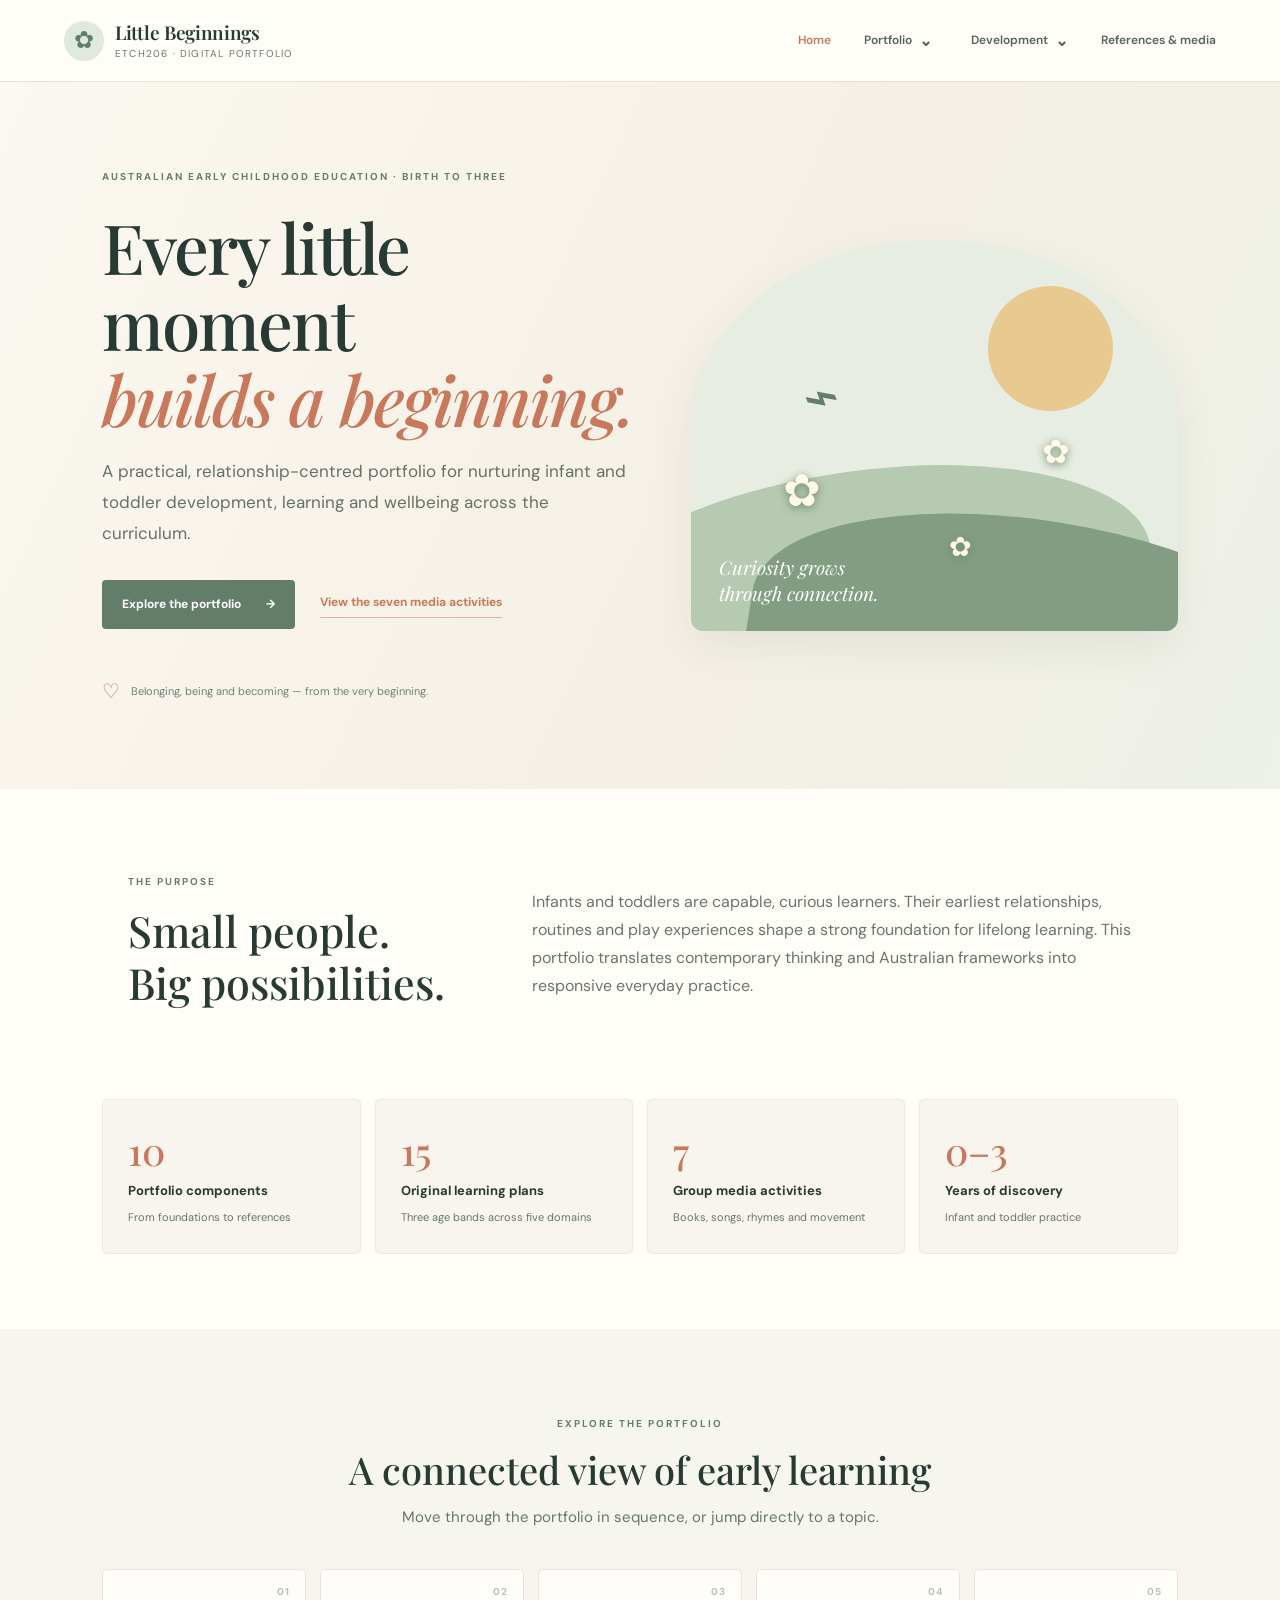
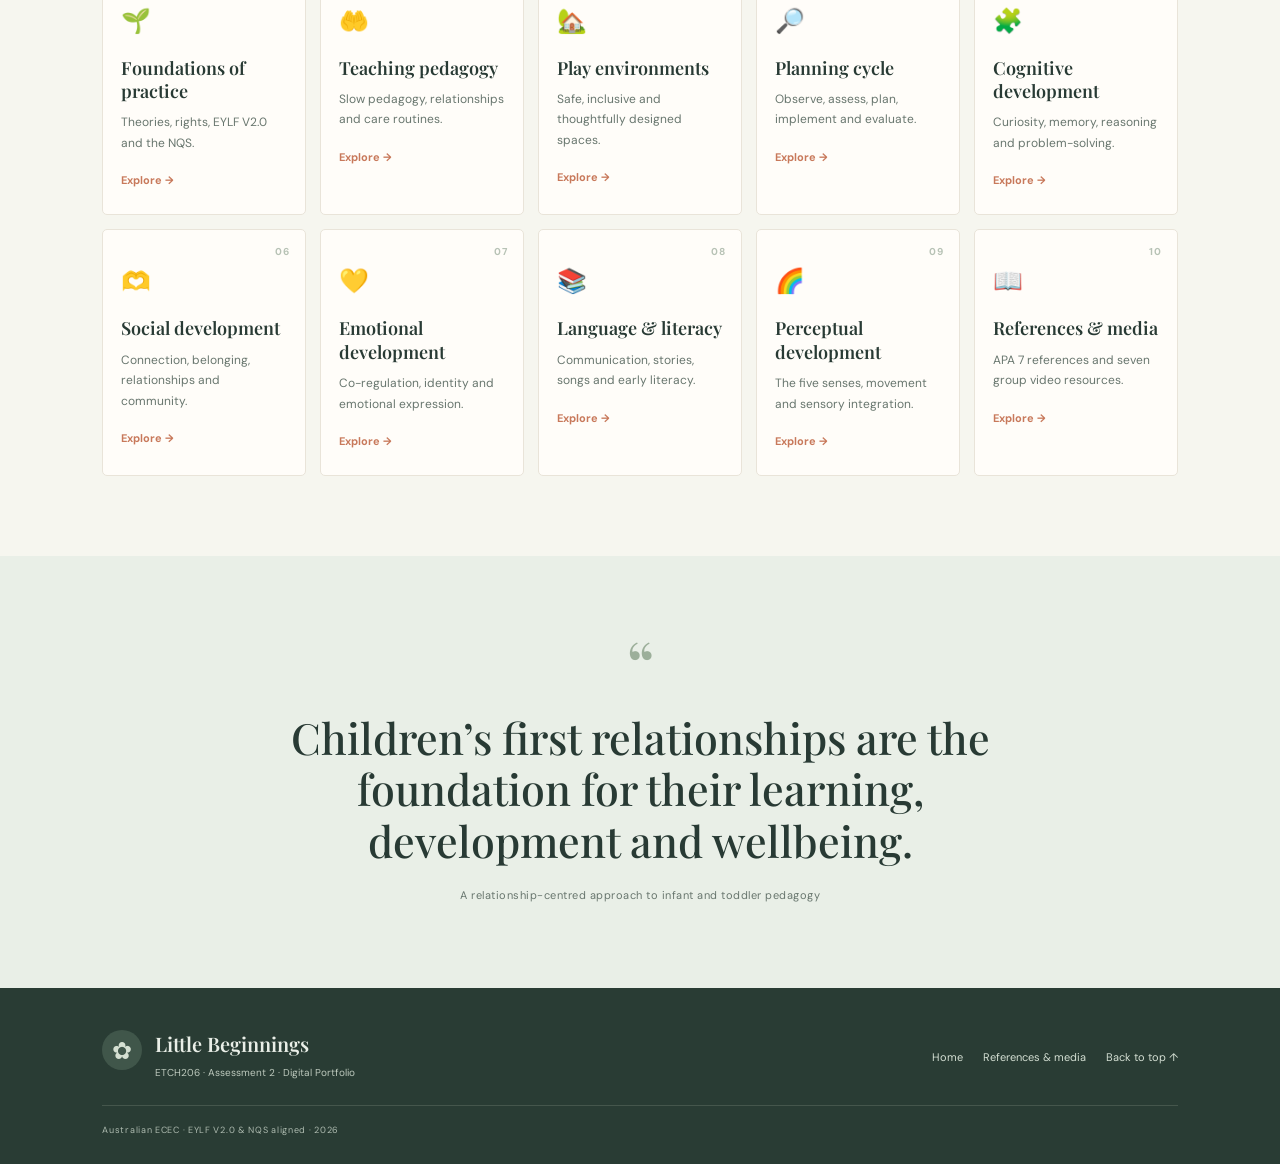
<file: index.html>
<!doctype html>
<html lang="en-AU">
<head>
  <meta charset="utf-8"><meta name="viewport" content="width=device-width, initial-scale=1">
  <meta name="description" content="ETCH206 Digital Portfolio: facilitating infant and toddler development, learning and wellbeing across the Australian early childhood curriculum.">
  <title>Little Beginnings | ETCH206 Digital Portfolio</title>
  <link rel="icon" href="assets/favicon.svg" type="image/svg+xml">
  <link rel="stylesheet" href="css/styles.css">
  <script defer src="js/site.js"></script>
</head>
<body>
<a class="skip-link" href="#main">Skip to content</a>
<header class="site-header">
  <a class="brand" href="index.html" aria-label="Little Beginnings home">
    <span class="brand-mark">✿</span><span><strong>Little Beginnings</strong><small>ETCH206 · Digital Portfolio</small></span>
  </a>
  <button class="menu-toggle" aria-expanded="false" aria-controls="primary-nav" aria-label="Open navigation"><span></span><span></span><span></span></button>
  <nav id="primary-nav" class="primary-nav" aria-label="Main navigation">
    <a class="active" href="index.html">Home</a>
    <div class="nav-group"><button class="nav-trigger" aria-expanded="false">Portfolio <span>⌄</span></button>
      <div class="nav-dropdown">
        <a href="foundations.html">01 · Foundations</a><a href="pedagogy.html">02 · Teaching pedagogy</a><a href="environments.html">03 · Play environments</a><a href="planning.html">04 · Planning cycle</a>
      </div>
    </div>
    <div class="nav-group"><button class="nav-trigger" aria-expanded="false">Development <span>⌄</span></button>
      <div class="nav-dropdown">
        <a href="cognitive.html">05 · Cognitive</a><a href="social.html">06 · Social</a><a href="emotional.html">07 · Emotional</a><a href="language.html">08 · Language & literacy</a><a href="perceptual.html">09 · Perceptual & senses</a>
      </div>
    </div>
    <a href="resources.html">References & media</a>
  </nav>
</header>
<main id="main">
<section class="hero">
  <div class="hero-copy">
    <span class="eyebrow">AUSTRALIAN EARLY CHILDHOOD EDUCATION · BIRTH TO THREE</span>
    <h1>Every little moment<br><em>builds a beginning.</em></h1>
    <p class="hero-lead">A practical, relationship-centred portfolio for nurturing infant and toddler development, learning and wellbeing across the curriculum.</p>
    <div class="hero-actions"><a class="button button-primary" href="foundations.html">Explore the portfolio <span>→</span></a><a class="text-link" href="resources.html">View the seven media activities</a></div>
    <div class="hero-note"><span class="note-icon">♡</span><span>Belonging, being and becoming — from the very beginning.</span></div>
  </div>
  <div class="hero-art" aria-label="Decorative illustration of a gentle garden scene">
    <div class="sun"></div><div class="hill hill-back"></div><div class="hill hill-front"></div>
    <div class="flower flower-one">✿</div><div class="flower flower-two">✿</div><div class="flower flower-three">✿</div>
    <div class="bird">⌁</div><div class="art-label">Curiosity grows<br>through connection.</div>
  </div>
</section>
<section class="intro-strip">
  <div><span class="eyebrow">THE PURPOSE</span><h2>Small people.<br>Big possibilities.</h2></div>
  <p>Infants and toddlers are capable, curious learners. Their earliest relationships, routines and play experiences shape a strong foundation for lifelong learning. This portfolio translates contemporary thinking and Australian frameworks into responsive everyday practice.</p>
</section>
<section class="stats-grid" aria-label="Portfolio at a glance">
  <article class="stat-card"><span class="stat-number">10</span><span class="stat-label">Portfolio components</span><small>From foundations to references</small></article>
  <article class="stat-card"><span class="stat-number">15</span><span class="stat-label">Original learning plans</span><small>Three age bands across five domains</small></article>
  <article class="stat-card"><span class="stat-number">7</span><span class="stat-label">Group media activities</span><small>Books, songs, rhymes and movement</small></article>
  <article class="stat-card"><span class="stat-number">0–3</span><span class="stat-label">Years of discovery</span><small>Infant and toddler practice</small></article>
</section>
<section class="section section-soft">
  <div class="section-heading"><span class="eyebrow">EXPLORE THE PORTFOLIO</span><h2>A connected view of early learning</h2><p>Move through the portfolio in sequence, or jump directly to a topic.</p></div>
  <div class="component-grid">
    <a class="component-card" href="foundations.html"><span class="card-number">01</span><span class="card-icon">🌱</span><h3>Foundations of practice</h3><p>Theories, rights, EYLF V2.0 and the NQS.</p><span class="card-arrow">Explore →</span></a>
    <a class="component-card" href="pedagogy.html"><span class="card-number">02</span><span class="card-icon">🤲</span><h3>Teaching pedagogy</h3><p>Slow pedagogy, relationships and care routines.</p><span class="card-arrow">Explore →</span></a>
    <a class="component-card" href="environments.html"><span class="card-number">03</span><span class="card-icon">🏡</span><h3>Play environments</h3><p>Safe, inclusive and thoughtfully designed spaces.</p><span class="card-arrow">Explore →</span></a>
    <a class="component-card" href="planning.html"><span class="card-number">04</span><span class="card-icon">🔎</span><h3>Planning cycle</h3><p>Observe, assess, plan, implement and evaluate.</p><span class="card-arrow">Explore →</span></a>
    <a class="component-card" href="cognitive.html"><span class="card-number">05</span><span class="card-icon">🧩</span><h3>Cognitive development</h3><p>Curiosity, memory, reasoning and problem-solving.</p><span class="card-arrow">Explore →</span></a>
    <a class="component-card" href="social.html"><span class="card-number">06</span><span class="card-icon">🫶</span><h3>Social development</h3><p>Connection, belonging, relationships and community.</p><span class="card-arrow">Explore →</span></a>
    <a class="component-card" href="emotional.html"><span class="card-number">07</span><span class="card-icon">💛</span><h3>Emotional development</h3><p>Co-regulation, identity and emotional expression.</p><span class="card-arrow">Explore →</span></a>
    <a class="component-card" href="language.html"><span class="card-number">08</span><span class="card-icon">📚</span><h3>Language & literacy</h3><p>Communication, stories, songs and early literacy.</p><span class="card-arrow">Explore →</span></a>
    <a class="component-card" href="perceptual.html"><span class="card-number">09</span><span class="card-icon">🌈</span><h3>Perceptual development</h3><p>The five senses, movement and sensory integration.</p><span class="card-arrow">Explore →</span></a>
    <a class="component-card" href="resources.html"><span class="card-number">10</span><span class="card-icon">📖</span><h3>References & media</h3><p>APA 7 references and seven group video resources.</p><span class="card-arrow">Explore →</span></a>
  </div>
</section>
<section class="closing-quote"><span>“</span><blockquote>Children’s first relationships are the foundation for their learning, development and wellbeing.</blockquote><small>A relationship-centred approach to infant and toddler pedagogy</small></section>
</main>
<footer class="site-footer"><div class="footer-brand"><span class="brand-mark">✿</span><strong>Little Beginnings</strong><p>ETCH206 · Assessment 2 · Digital Portfolio</p></div><div class="footer-links"><a href="index.html">Home</a><a href="resources.html">References & media</a><a href="#main">Back to top ↑</a></div><small class="copyright">Australian ECEC · EYLF V2.0 & NQS aligned · 2026</small></footer>
</body></html>
</file>
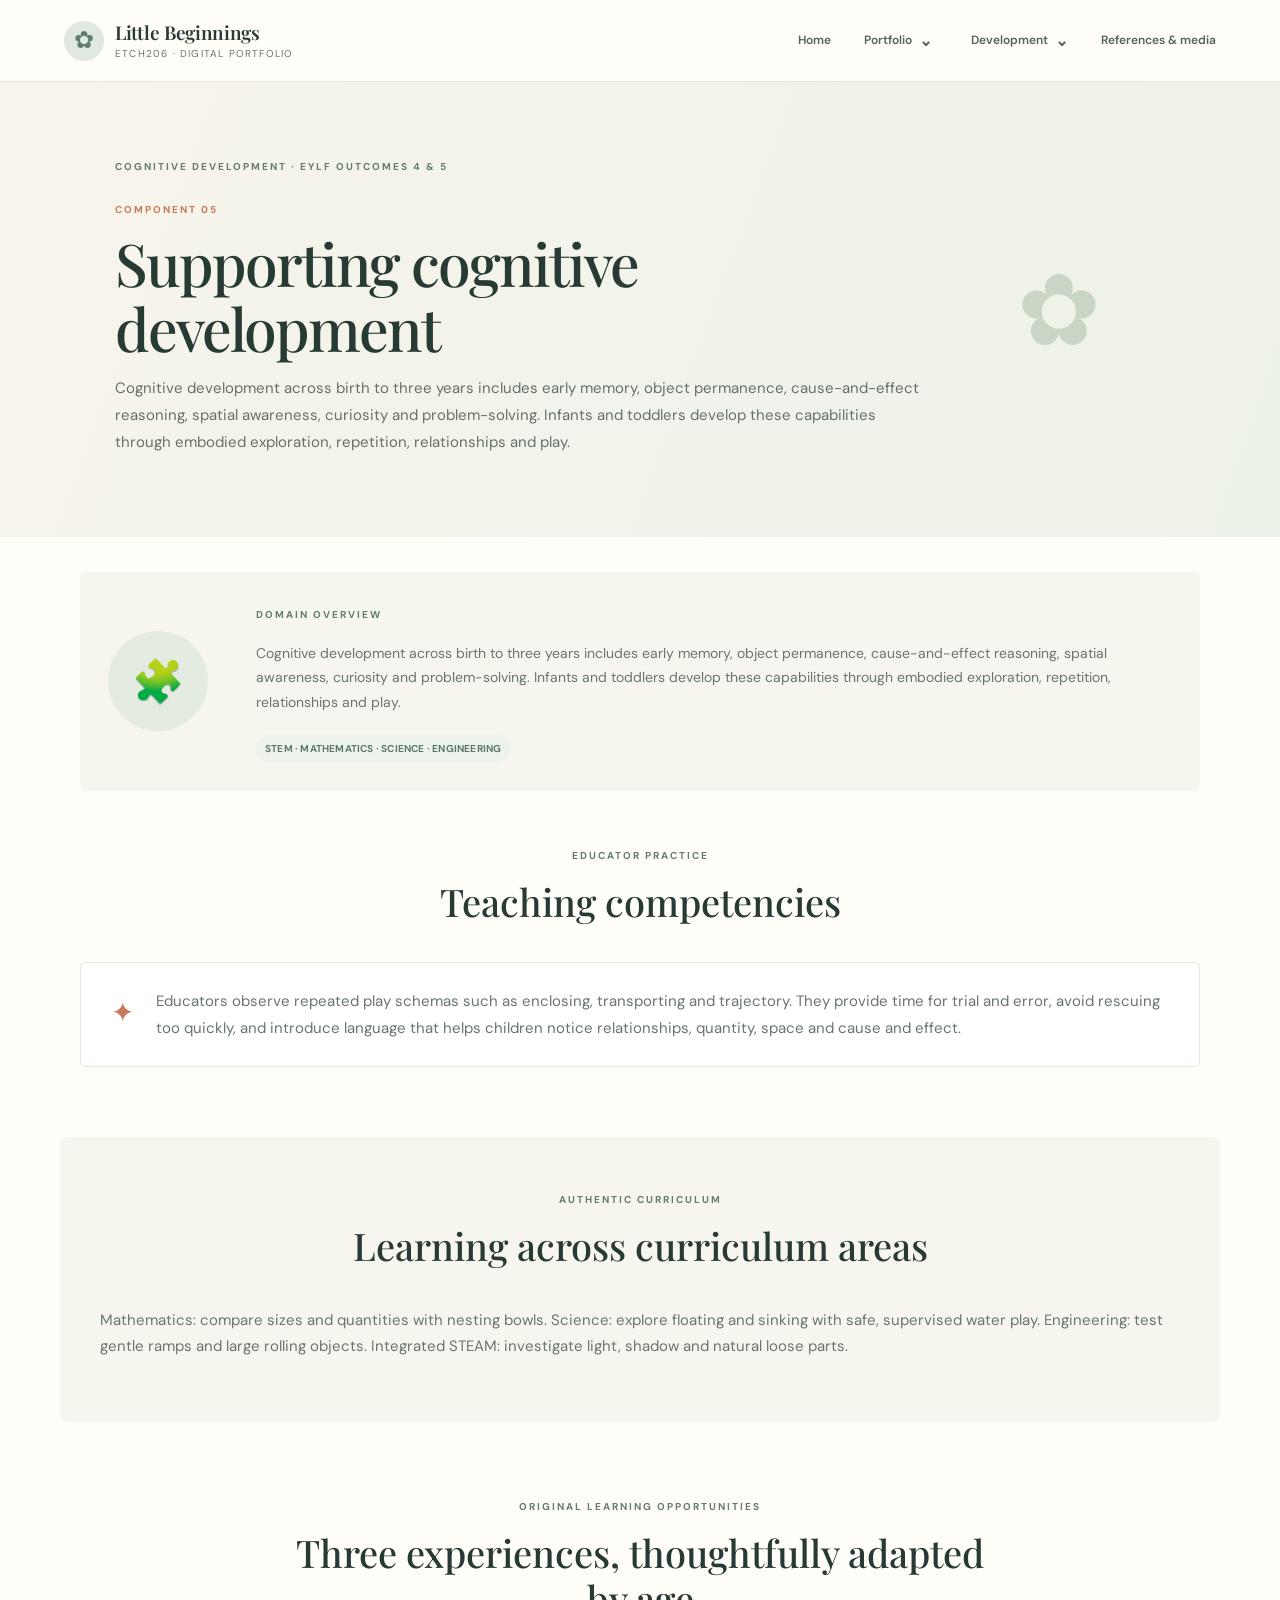
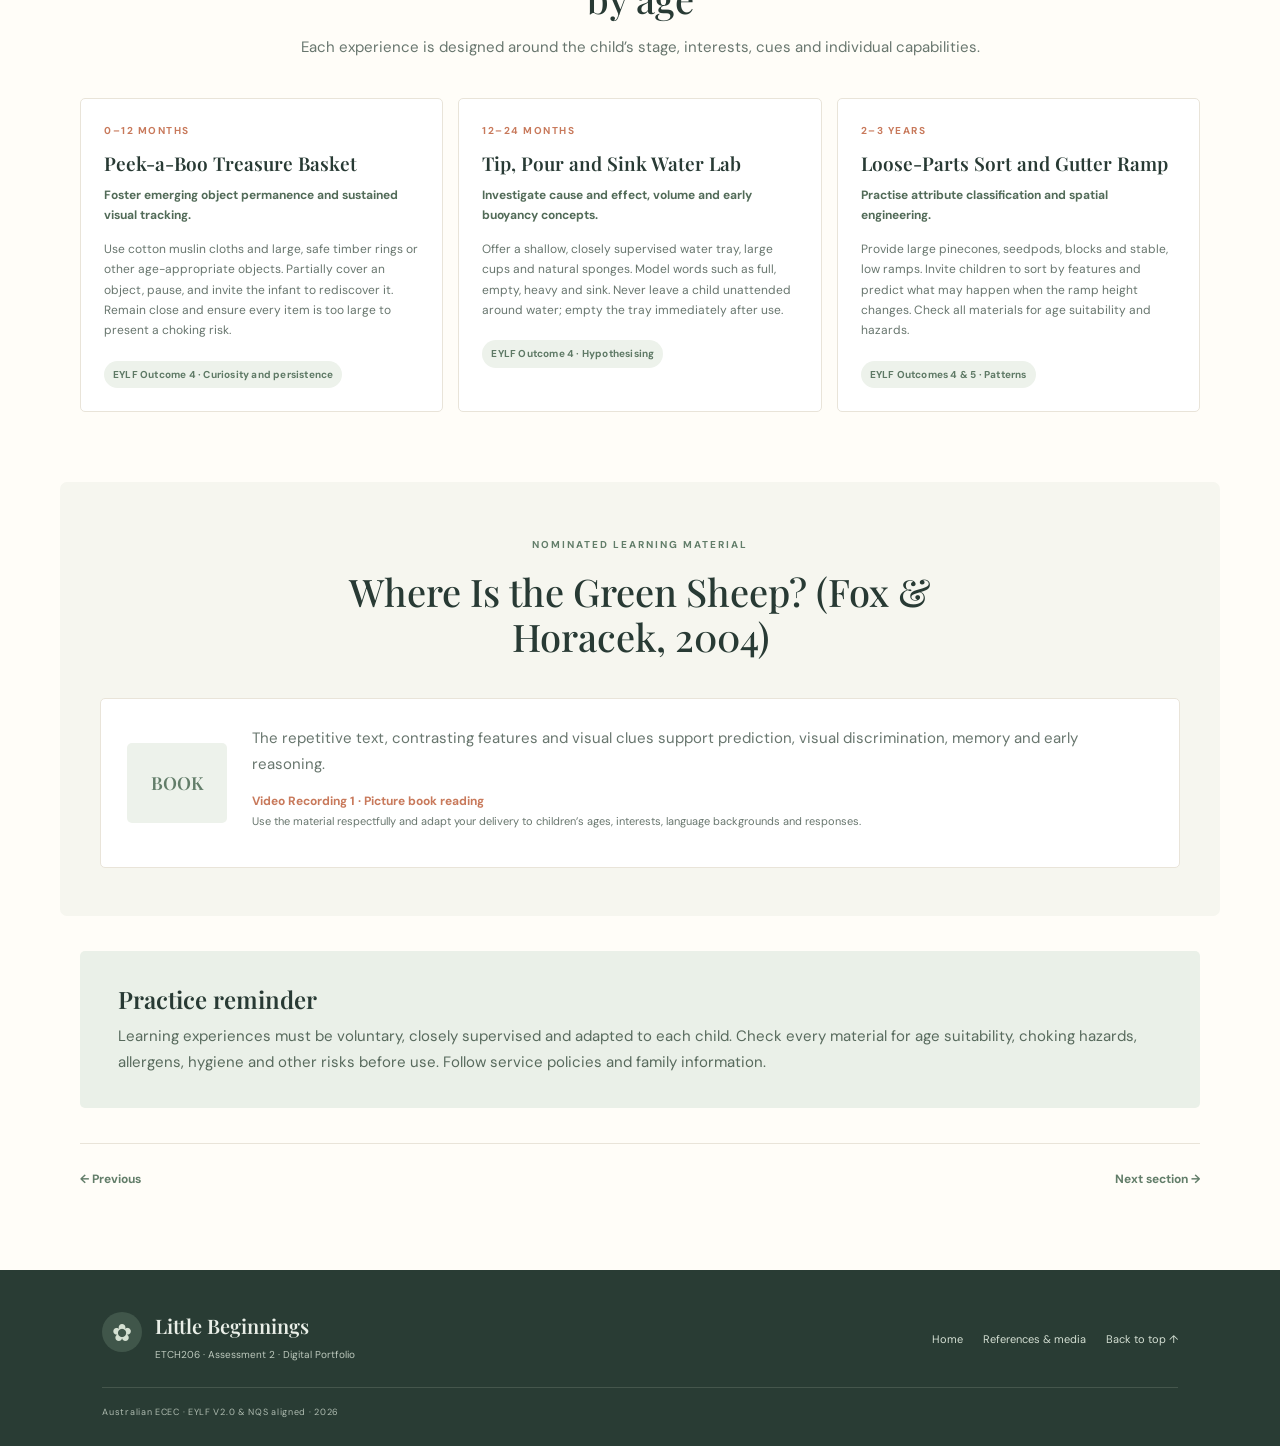
<file: cognitive.html>
<!doctype html>
<html lang="en-AU"><head><meta charset="utf-8"><meta name="viewport" content="width=device-width, initial-scale=1">
<meta name="description" content="Supporting cognitive development — ETCH206 infant and toddler digital portfolio.">
<title>Supporting cognitive development | Little Beginnings</title><link rel="icon" href="assets/favicon.svg" type="image/svg+xml"><link rel="stylesheet" href="css/styles.css"><script defer src="js/site.js"></script></head>
<body><a class="skip-link" href="#main">Skip to content</a>
<header class="site-header"><a class="brand" href="index.html"><span class="brand-mark">✿</span><span><strong>Little Beginnings</strong><small>ETCH206 · Digital Portfolio</small></span></a>
<button class="menu-toggle" aria-expanded="false" aria-controls="primary-nav" aria-label="Open navigation"><span></span><span></span><span></span></button>
<nav id="primary-nav" class="primary-nav" aria-label="Main navigation"><a href="index.html">Home</a>
<div class="nav-group"><button class="nav-trigger" aria-expanded="false">Portfolio <span>⌄</span></button><div class="nav-dropdown"><a href="foundations.html">01 · Foundations</a><a href="pedagogy.html">02 · Teaching pedagogy</a><a href="environments.html">03 · Play environments</a><a href="planning.html">04 · Planning cycle</a></div></div>
<div class="nav-group"><button class="nav-trigger" aria-expanded="false">Development <span>⌄</span></button><div class="nav-dropdown"><a href="cognitive.html">05 · Cognitive</a><a href="social.html">06 · Social</a><a href="emotional.html">07 · Emotional</a><a href="language.html">08 · Language & literacy</a><a href="perceptual.html">09 · Perceptual & senses</a></div></div><a href="resources.html">References & media</a></nav></header>
<main id="main"><section class="page-hero"><div><span class="eyebrow">COGNITIVE DEVELOPMENT · EYLF OUTCOMES 4 & 5</span><p class="page-index">COMPONENT 05</p><h1>Supporting cognitive development</h1><p class="hero-lead">Cognitive development across birth to three years includes early memory, object permanence, cause-and-effect reasoning, spatial awareness, curiosity and problem-solving. Infants and toddlers develop these capabilities through embodied exploration, repetition, relationships and play.</p></div><div class="page-hero-mark">✿</div></section>
<div class="content-wrap"><section class="domain-overview"><div class="domain-symbol">🧩</div><div><span class="eyebrow">DOMAIN OVERVIEW</span><p>Cognitive development across birth to three years includes early memory, object permanence, cause-and-effect reasoning, spatial awareness, curiosity and problem-solving. Infants and toddlers develop these capabilities through embodied exploration, repetition, relationships and play.</p><span class="tag">STEM · MATHEMATICS · SCIENCE · ENGINEERING</span></div></section>
<section class="content-section"><div class="section-heading"><span class="eyebrow">EDUCATOR PRACTICE</span><h2>Teaching competencies</h2></div><div class="feature-panel"><span class="feature-icon">✦</span><p>Educators observe repeated play schemas such as enclosing, transporting and trajectory. They provide time for trial and error, avoid rescuing too quickly, and introduce language that helps children notice relationships, quantity, space and cause and effect.</p></div></section>
<section class="content-section section-tint"><div class="section-heading"><span class="eyebrow">AUTHENTIC CURRICULUM</span><h2>Learning across curriculum areas</h2></div><p>Mathematics: compare sizes and quantities with nesting bowls. Science: explore floating and sinking with safe, supervised water play. Engineering: test gentle ramps and large rolling objects. Integrated STEAM: investigate light, shadow and natural loose parts.</p></section>
<section class="content-section"><div class="section-heading"><span class="eyebrow">ORIGINAL LEARNING OPPORTUNITIES</span><h2>Three experiences, thoughtfully adapted by age</h2><p>Each experience is designed around the child’s stage, interests, cues and individual capabilities.</p></div><div class="plans-grid"><article class="learning-plan"><div class="plan-age">0–12 months</div><h3>Peek-a-Boo Treasure Basket</h3><p class="plan-intention">Foster emerging object permanence and sustained visual tracking.</p><p>Use cotton muslin cloths and large, safe timber rings or other age-appropriate objects. Partially cover an object, pause, and invite the infant to rediscover it. Remain close and ensure every item is too large to present a choking risk.</p><span class="tag">EYLF Outcome 4 · Curiosity and persistence</span></article><article class="learning-plan"><div class="plan-age">12–24 months</div><h3>Tip, Pour and Sink Water Lab</h3><p class="plan-intention">Investigate cause and effect, volume and early buoyancy concepts.</p><p>Offer a shallow, closely supervised water tray, large cups and natural sponges. Model words such as full, empty, heavy and sink. Never leave a child unattended around water; empty the tray immediately after use.</p><span class="tag">EYLF Outcome 4 · Hypothesising</span></article><article class="learning-plan"><div class="plan-age">2–3 years</div><h3>Loose-Parts Sort and Gutter Ramp</h3><p class="plan-intention">Practise attribute classification and spatial engineering.</p><p>Provide large pinecones, seedpods, blocks and stable, low ramps. Invite children to sort by features and predict what may happen when the ramp height changes. Check all materials for age suitability and hazards.</p><span class="tag">EYLF Outcomes 4 & 5 · Patterns</span></article></div></section>
<section class="content-section section-tint"><div class="section-heading"><span class="eyebrow">NOMINATED LEARNING MATERIAL</span><h2>Where Is the Green Sheep? (Fox & Horacek, 2004)</h2></div><div class="media-highlight"><div class="media-number">BOOK</div><div><p>The repetitive text, contrasting features and visual clues support prediction, visual discrimination, memory and early reasoning.</p><strong>Video Recording 1 · Picture book reading</strong><p class="small-note">Use the material respectfully and adapt your delivery to children’s ages, interests, language backgrounds and responses.</p></div></div></section>
<section class="callout"><h2>Practice reminder</h2><p>Learning experiences must be voluntary, closely supervised and adapted to each child. Check every material for age suitability, choking hazards, allergens, hygiene and other risks before use. Follow service policies and family information.</p></section>
<nav class="page-pager"><a href="planning.html">← Previous</a><a href="social.html">Next section →</a></nav></div></main>
<footer class="site-footer"><div class="footer-brand"><span class="brand-mark">✿</span><strong>Little Beginnings</strong><p>ETCH206 · Assessment 2 · Digital Portfolio</p></div><div class="footer-links"><a href="index.html">Home</a><a href="resources.html">References & media</a><a href="#main">Back to top ↑</a></div><small class="copyright">Australian ECEC · EYLF V2.0 & NQS aligned · 2026</small></footer></body></html>
</file>
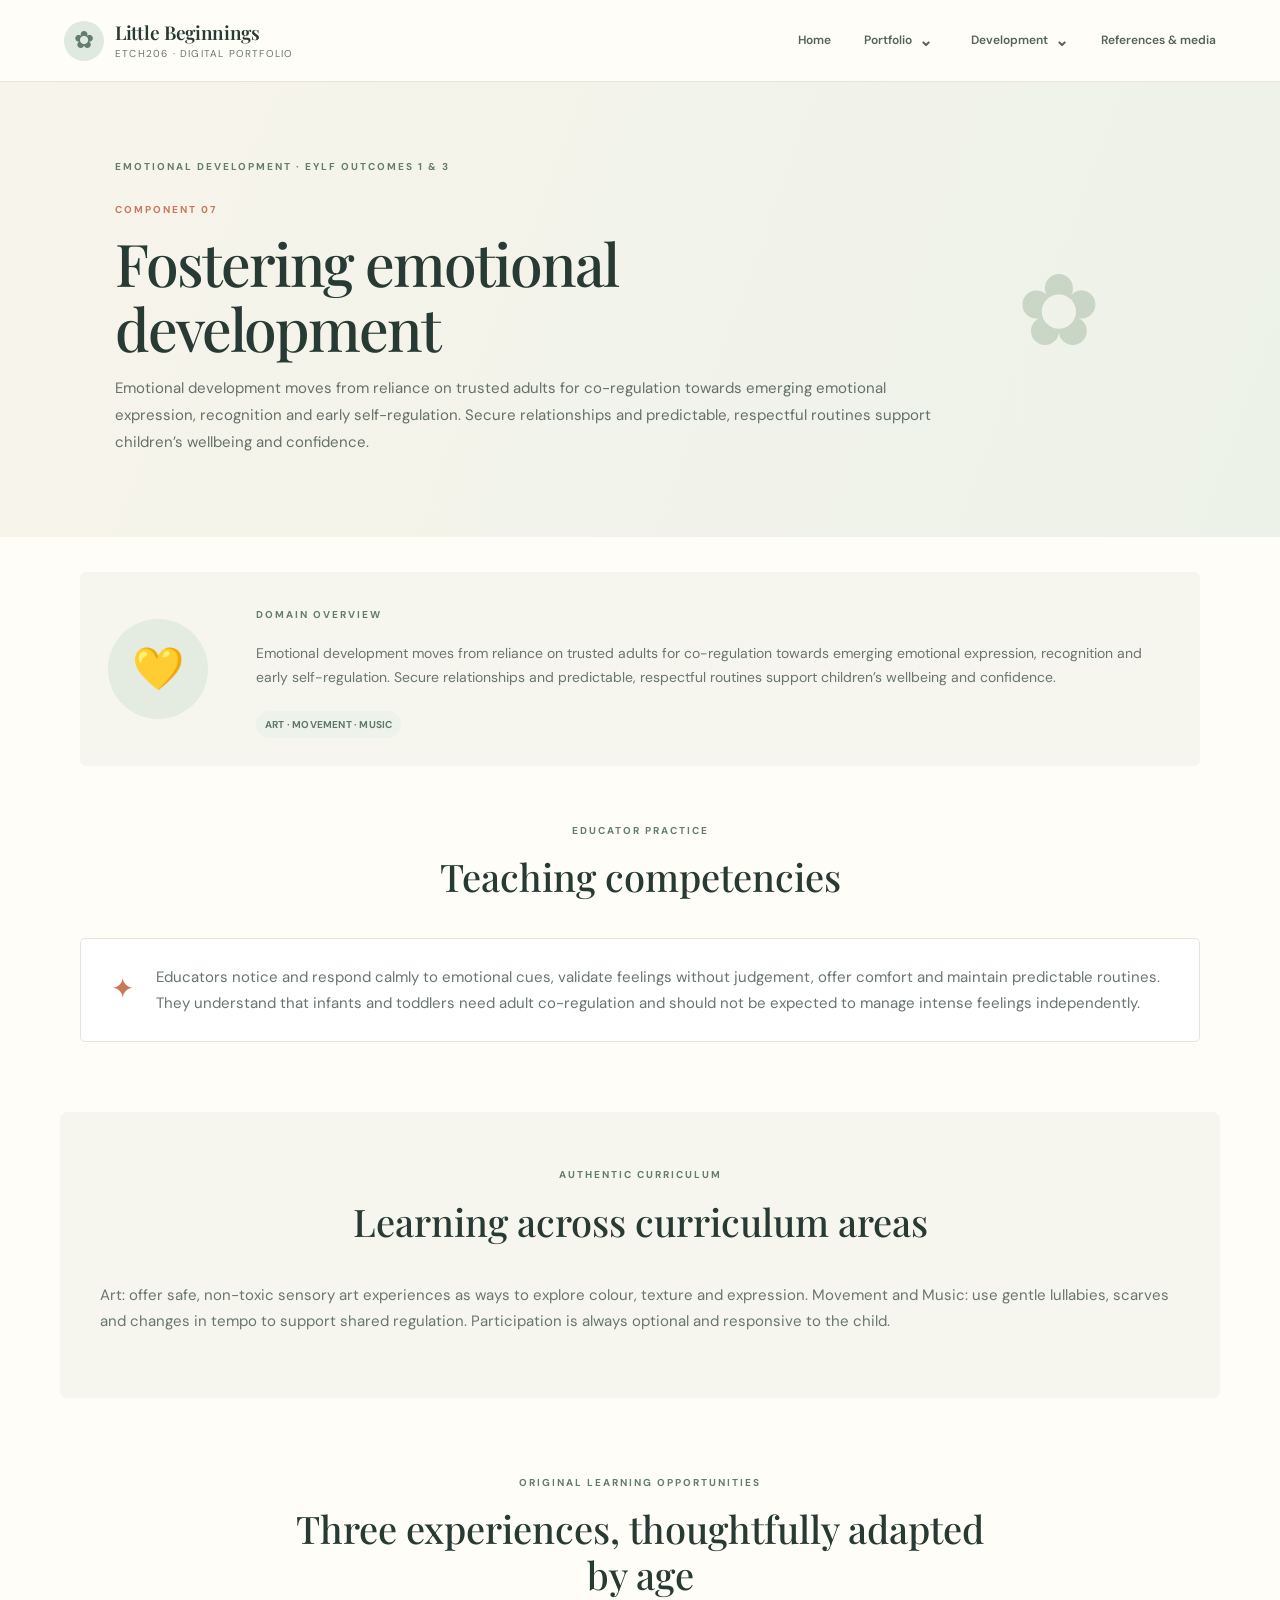
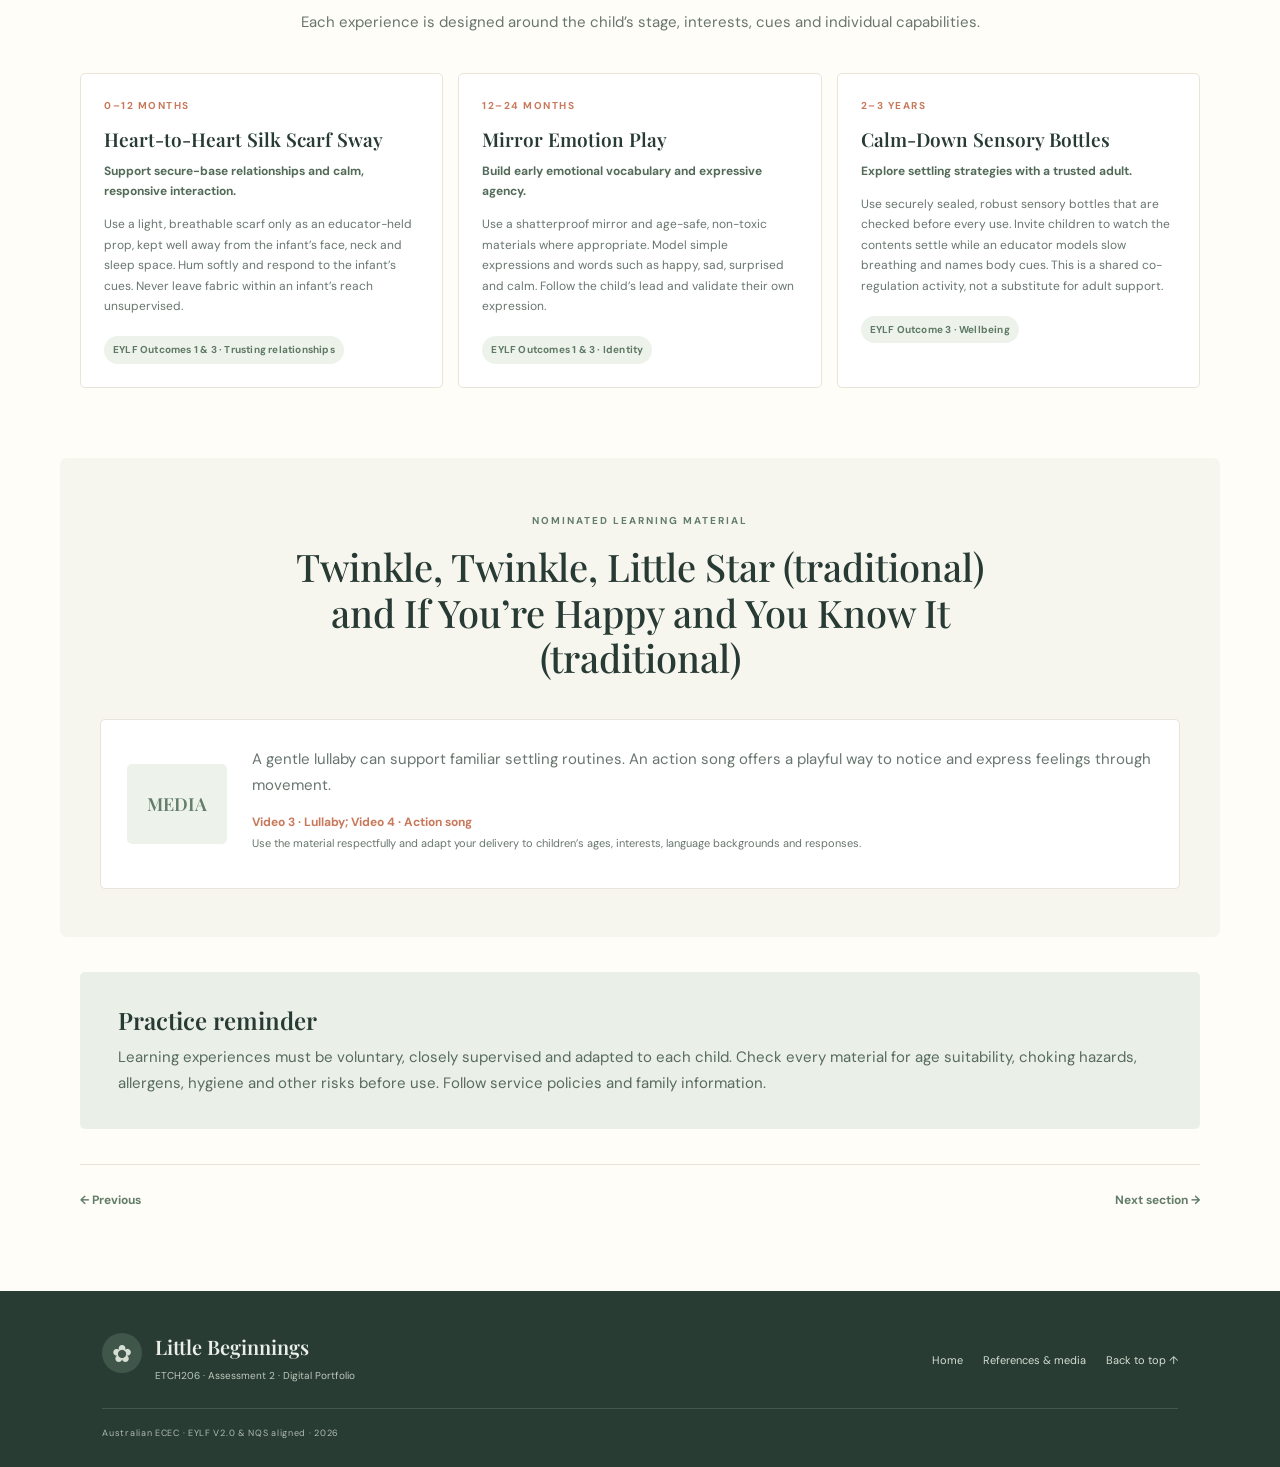
<file: emotional.html>
<!doctype html>
<html lang="en-AU"><head><meta charset="utf-8"><meta name="viewport" content="width=device-width, initial-scale=1">
<meta name="description" content="Fostering emotional development — ETCH206 infant and toddler digital portfolio.">
<title>Fostering emotional development | Little Beginnings</title><link rel="icon" href="assets/favicon.svg" type="image/svg+xml"><link rel="stylesheet" href="css/styles.css"><script defer src="js/site.js"></script></head>
<body><a class="skip-link" href="#main">Skip to content</a>
<header class="site-header"><a class="brand" href="index.html"><span class="brand-mark">✿</span><span><strong>Little Beginnings</strong><small>ETCH206 · Digital Portfolio</small></span></a>
<button class="menu-toggle" aria-expanded="false" aria-controls="primary-nav" aria-label="Open navigation"><span></span><span></span><span></span></button>
<nav id="primary-nav" class="primary-nav" aria-label="Main navigation"><a href="index.html">Home</a>
<div class="nav-group"><button class="nav-trigger" aria-expanded="false">Portfolio <span>⌄</span></button><div class="nav-dropdown"><a href="foundations.html">01 · Foundations</a><a href="pedagogy.html">02 · Teaching pedagogy</a><a href="environments.html">03 · Play environments</a><a href="planning.html">04 · Planning cycle</a></div></div>
<div class="nav-group"><button class="nav-trigger" aria-expanded="false">Development <span>⌄</span></button><div class="nav-dropdown"><a href="cognitive.html">05 · Cognitive</a><a href="social.html">06 · Social</a><a href="emotional.html">07 · Emotional</a><a href="language.html">08 · Language & literacy</a><a href="perceptual.html">09 · Perceptual & senses</a></div></div><a href="resources.html">References & media</a></nav></header>
<main id="main"><section class="page-hero"><div><span class="eyebrow">EMOTIONAL DEVELOPMENT · EYLF OUTCOMES 1 & 3</span><p class="page-index">COMPONENT 07</p><h1>Fostering emotional development</h1><p class="hero-lead">Emotional development moves from reliance on trusted adults for co-regulation towards emerging emotional expression, recognition and early self-regulation. Secure relationships and predictable, respectful routines support children’s wellbeing and confidence.</p></div><div class="page-hero-mark">✿</div></section>
<div class="content-wrap"><section class="domain-overview"><div class="domain-symbol">💛</div><div><span class="eyebrow">DOMAIN OVERVIEW</span><p>Emotional development moves from reliance on trusted adults for co-regulation towards emerging emotional expression, recognition and early self-regulation. Secure relationships and predictable, respectful routines support children’s wellbeing and confidence.</p><span class="tag">ART · MOVEMENT · MUSIC</span></div></section>
<section class="content-section"><div class="section-heading"><span class="eyebrow">EDUCATOR PRACTICE</span><h2>Teaching competencies</h2></div><div class="feature-panel"><span class="feature-icon">✦</span><p>Educators notice and respond calmly to emotional cues, validate feelings without judgement, offer comfort and maintain predictable routines. They understand that infants and toddlers need adult co-regulation and should not be expected to manage intense feelings independently.</p></div></section>
<section class="content-section section-tint"><div class="section-heading"><span class="eyebrow">AUTHENTIC CURRICULUM</span><h2>Learning across curriculum areas</h2></div><p>Art: offer safe, non-toxic sensory art experiences as ways to explore colour, texture and expression. Movement and Music: use gentle lullabies, scarves and changes in tempo to support shared regulation. Participation is always optional and responsive to the child.</p></section>
<section class="content-section"><div class="section-heading"><span class="eyebrow">ORIGINAL LEARNING OPPORTUNITIES</span><h2>Three experiences, thoughtfully adapted by age</h2><p>Each experience is designed around the child’s stage, interests, cues and individual capabilities.</p></div><div class="plans-grid"><article class="learning-plan"><div class="plan-age">0–12 months</div><h3>Heart-to-Heart Silk Scarf Sway</h3><p class="plan-intention">Support secure-base relationships and calm, responsive interaction.</p><p>Use a light, breathable scarf only as an educator-held prop, kept well away from the infant’s face, neck and sleep space. Hum softly and respond to the infant’s cues. Never leave fabric within an infant’s reach unsupervised.</p><span class="tag">EYLF Outcomes 1 & 3 · Trusting relationships</span></article><article class="learning-plan"><div class="plan-age">12–24 months</div><h3>Mirror Emotion Play</h3><p class="plan-intention">Build early emotional vocabulary and expressive agency.</p><p>Use a shatterproof mirror and age-safe, non-toxic materials where appropriate. Model simple expressions and words such as happy, sad, surprised and calm. Follow the child’s lead and validate their own expression.</p><span class="tag">EYLF Outcomes 1 & 3 · Identity</span></article><article class="learning-plan"><div class="plan-age">2–3 years</div><h3>Calm-Down Sensory Bottles</h3><p class="plan-intention">Explore settling strategies with a trusted adult.</p><p>Use securely sealed, robust sensory bottles that are checked before every use. Invite children to watch the contents settle while an educator models slow breathing and names body cues. This is a shared co-regulation activity, not a substitute for adult support.</p><span class="tag">EYLF Outcome 3 · Wellbeing</span></article></div></section>
<section class="content-section section-tint"><div class="section-heading"><span class="eyebrow">NOMINATED LEARNING MATERIAL</span><h2>Twinkle, Twinkle, Little Star (traditional) and If You’re Happy and You Know It (traditional)</h2></div><div class="media-highlight"><div class="media-number">MEDIA</div><div><p>A gentle lullaby can support familiar settling routines. An action song offers a playful way to notice and express feelings through movement.</p><strong>Video 3 · Lullaby; Video 4 · Action song</strong><p class="small-note">Use the material respectfully and adapt your delivery to children’s ages, interests, language backgrounds and responses.</p></div></div></section>
<section class="callout"><h2>Practice reminder</h2><p>Learning experiences must be voluntary, closely supervised and adapted to each child. Check every material for age suitability, choking hazards, allergens, hygiene and other risks before use. Follow service policies and family information.</p></section>
<nav class="page-pager"><a href="social.html">← Previous</a><a href="language.html">Next section →</a></nav></div></main>
<footer class="site-footer"><div class="footer-brand"><span class="brand-mark">✿</span><strong>Little Beginnings</strong><p>ETCH206 · Assessment 2 · Digital Portfolio</p></div><div class="footer-links"><a href="index.html">Home</a><a href="resources.html">References & media</a><a href="#main">Back to top ↑</a></div><small class="copyright">Australian ECEC · EYLF V2.0 & NQS aligned · 2026</small></footer></body></html>
</file>
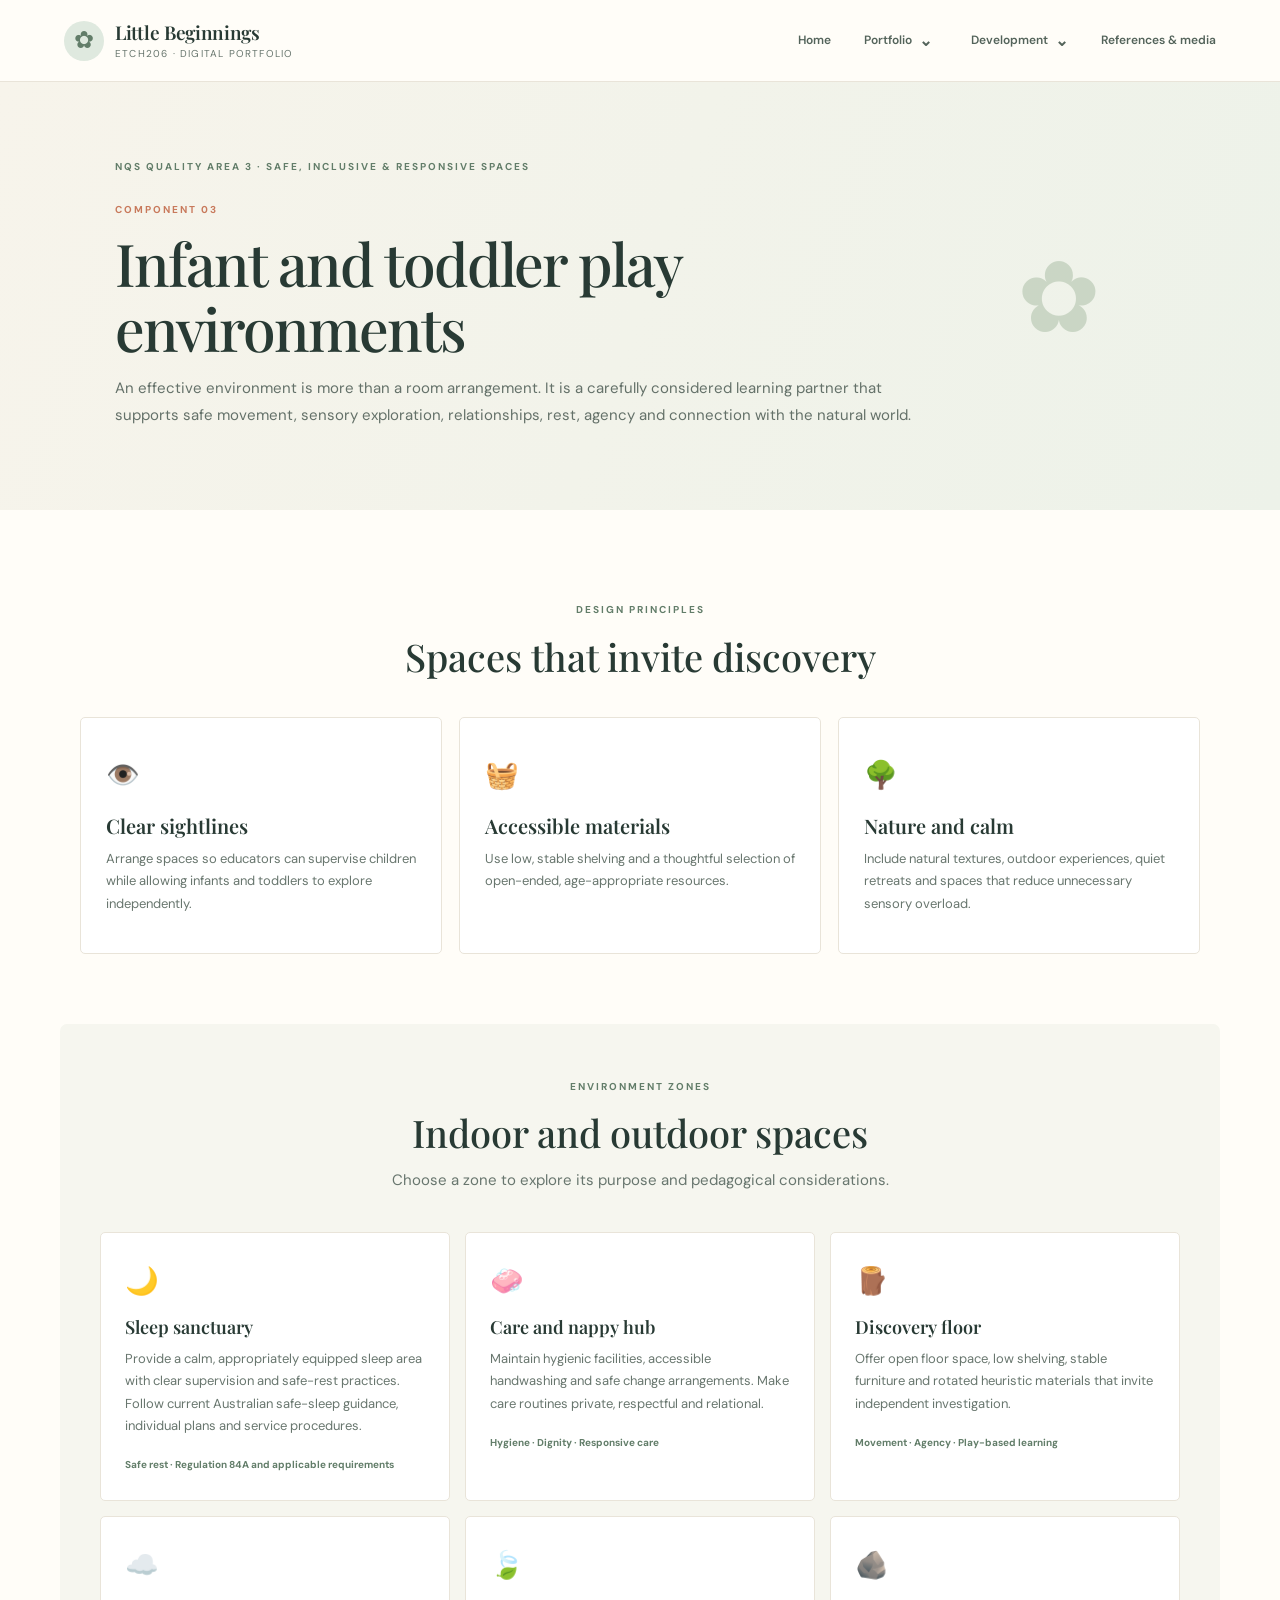
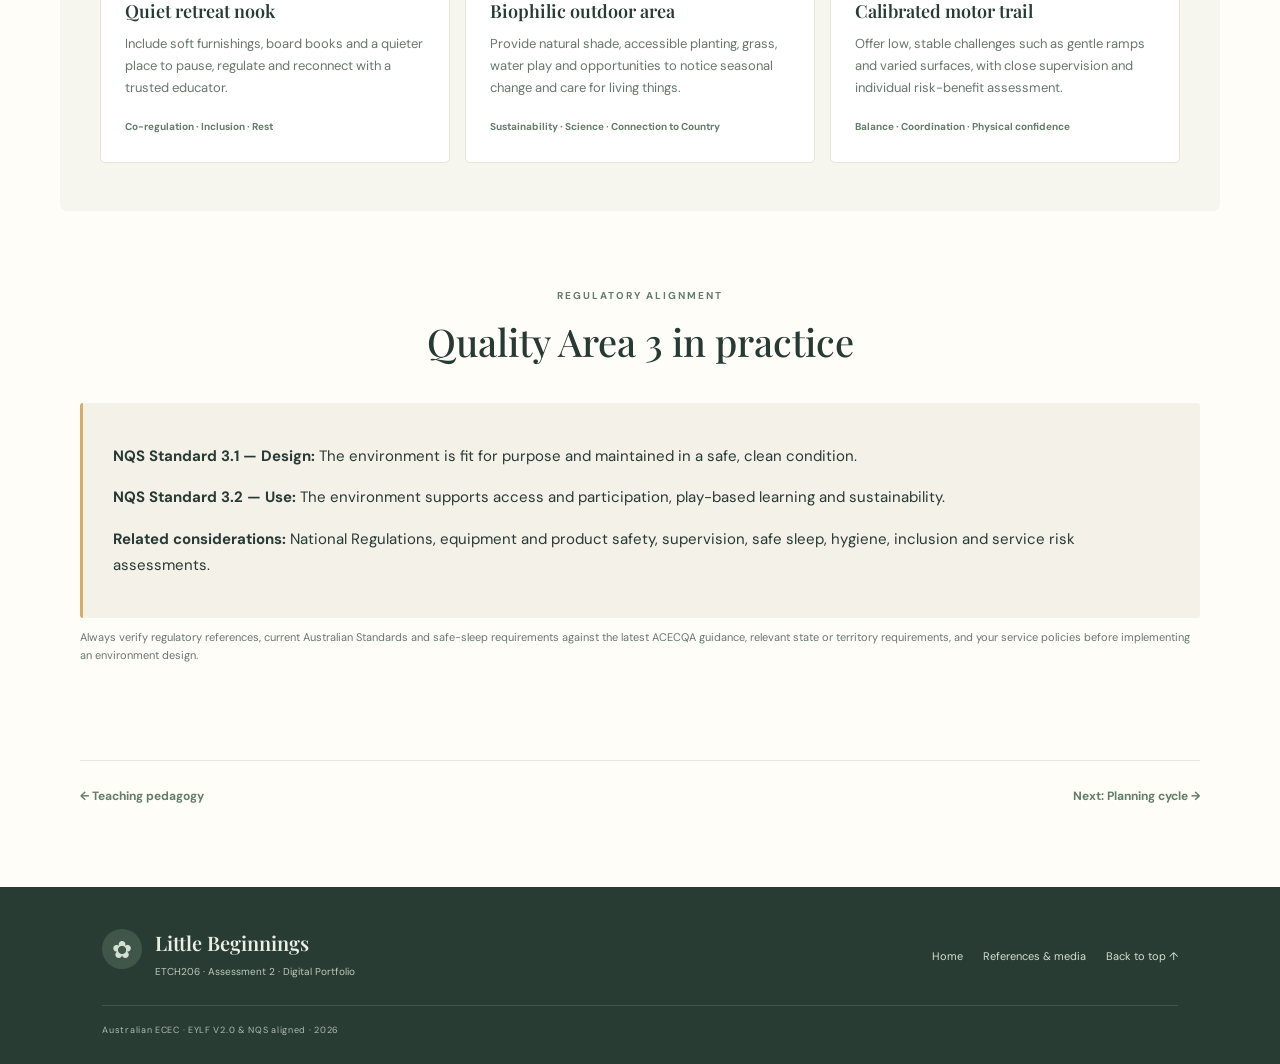
<file: environments.html>
<!doctype html>
<html lang="en-AU"><head><meta charset="utf-8"><meta name="viewport" content="width=device-width, initial-scale=1">
<meta name="description" content="Infant and toddler play environments — ETCH206 infant and toddler digital portfolio.">
<title>Infant and toddler play environments | Little Beginnings</title><link rel="icon" href="assets/favicon.svg" type="image/svg+xml"><link rel="stylesheet" href="css/styles.css"><script defer src="js/site.js"></script></head>
<body><a class="skip-link" href="#main">Skip to content</a>
<header class="site-header"><a class="brand" href="index.html"><span class="brand-mark">✿</span><span><strong>Little Beginnings</strong><small>ETCH206 · Digital Portfolio</small></span></a>
<button class="menu-toggle" aria-expanded="false" aria-controls="primary-nav" aria-label="Open navigation"><span></span><span></span><span></span></button>
<nav id="primary-nav" class="primary-nav" aria-label="Main navigation"><a href="index.html">Home</a>
<div class="nav-group"><button class="nav-trigger" aria-expanded="false">Portfolio <span>⌄</span></button><div class="nav-dropdown"><a href="foundations.html">01 · Foundations</a><a href="pedagogy.html">02 · Teaching pedagogy</a><a href="environments.html">03 · Play environments</a><a href="planning.html">04 · Planning cycle</a></div></div>
<div class="nav-group"><button class="nav-trigger" aria-expanded="false">Development <span>⌄</span></button><div class="nav-dropdown"><a href="cognitive.html">05 · Cognitive</a><a href="social.html">06 · Social</a><a href="emotional.html">07 · Emotional</a><a href="language.html">08 · Language & literacy</a><a href="perceptual.html">09 · Perceptual & senses</a></div></div><a href="resources.html">References & media</a></nav></header>
<main id="main"><section class="page-hero"><div><span class="eyebrow">NQS QUALITY AREA 3 · SAFE, INCLUSIVE & RESPONSIVE SPACES</span><p class="page-index">COMPONENT 03</p><h1>Infant and toddler play environments</h1><p class="hero-lead">An effective environment is more than a room arrangement. It is a carefully considered learning partner that supports safe movement, sensory exploration, relationships, rest, agency and connection with the natural world.</p></div><div class="page-hero-mark">✿</div></section>
<div class="content-wrap">
<section class="content-section"><div class="section-heading"><span class="eyebrow">DESIGN PRINCIPLES</span><h2>Spaces that invite discovery</h2></div><div class="three-cards"><article class="info-card"><span class="card-icon">👁️</span><h3>Clear sightlines</h3><p>Arrange spaces so educators can supervise children while allowing infants and toddlers to explore independently.</p></article><article class="info-card"><span class="card-icon">🧺</span><h3>Accessible materials</h3><p>Use low, stable shelving and a thoughtful selection of open-ended, age-appropriate resources.</p></article><article class="info-card"><span class="card-icon">🌳</span><h3>Nature and calm</h3><p>Include natural textures, outdoor experiences, quiet retreats and spaces that reduce unnecessary sensory overload.</p></article></div></section>
<section class="content-section section-tint"><div class="section-heading"><span class="eyebrow">ENVIRONMENT ZONES</span><h2>Indoor and outdoor spaces</h2><p>Choose a zone to explore its purpose and pedagogical considerations.</p></div>
<div class="zone-grid">
<article class="zone-card"><span class="zone-icon">🌙</span><h3>Sleep sanctuary</h3><p>Provide a calm, appropriately equipped sleep area with clear supervision and safe-rest practices. Follow current Australian safe-sleep guidance, individual plans and service procedures.</p><small>Safe rest · Regulation 84A and applicable requirements</small></article>
<article class="zone-card"><span class="zone-icon">🧼</span><h3>Care and nappy hub</h3><p>Maintain hygienic facilities, accessible handwashing and safe change arrangements. Make care routines private, respectful and relational.</p><small>Hygiene · Dignity · Responsive care</small></article>
<article class="zone-card"><span class="zone-icon">🪵</span><h3>Discovery floor</h3><p>Offer open floor space, low shelving, stable furniture and rotated heuristic materials that invite independent investigation.</p><small>Movement · Agency · Play-based learning</small></article>
<article class="zone-card"><span class="zone-icon">☁️</span><h3>Quiet retreat nook</h3><p>Include soft furnishings, board books and a quieter place to pause, regulate and reconnect with a trusted educator.</p><small>Co-regulation · Inclusion · Rest</small></article>
<article class="zone-card"><span class="zone-icon">🍃</span><h3>Biophilic outdoor area</h3><p>Provide natural shade, accessible planting, grass, water play and opportunities to notice seasonal change and care for living things.</p><small>Sustainability · Science · Connection to Country</small></article>
<article class="zone-card"><span class="zone-icon">🪨</span><h3>Calibrated motor trail</h3><p>Offer low, stable challenges such as gentle ramps and varied surfaces, with close supervision and individual risk-benefit assessment.</p><small>Balance · Coordination · Physical confidence</small></article></div></section>
<section class="content-section"><div class="section-heading"><span class="eyebrow">REGULATORY ALIGNMENT</span><h2>Quality Area 3 in practice</h2></div><div class="framework-panel"><p><strong>NQS Standard 3.1 — Design:</strong> The environment is fit for purpose and maintained in a safe, clean condition.</p><p><strong>NQS Standard 3.2 — Use:</strong> The environment supports access and participation, play-based learning and sustainability.</p><p><strong>Related considerations:</strong> National Regulations, equipment and product safety, supervision, safe sleep, hygiene, inclusion and service risk assessments.</p></div><p class="small-note">Always verify regulatory references, current Australian Standards and safe-sleep requirements against the latest ACECQA guidance, relevant state or territory requirements, and your service policies before implementing an environment design.</p></section>
<nav class="page-pager"><a href="pedagogy.html">← Teaching pedagogy</a><a href="planning.html">Next: Planning cycle →</a></nav></div></main>
<footer class="site-footer"><div class="footer-brand"><span class="brand-mark">✿</span><strong>Little Beginnings</strong><p>ETCH206 · Assessment 2 · Digital Portfolio</p></div><div class="footer-links"><a href="index.html">Home</a><a href="resources.html">References & media</a><a href="#main">Back to top ↑</a></div><small class="copyright">Australian ECEC · EYLF V2.0 & NQS aligned · 2026</small></footer></body></html>
</file>
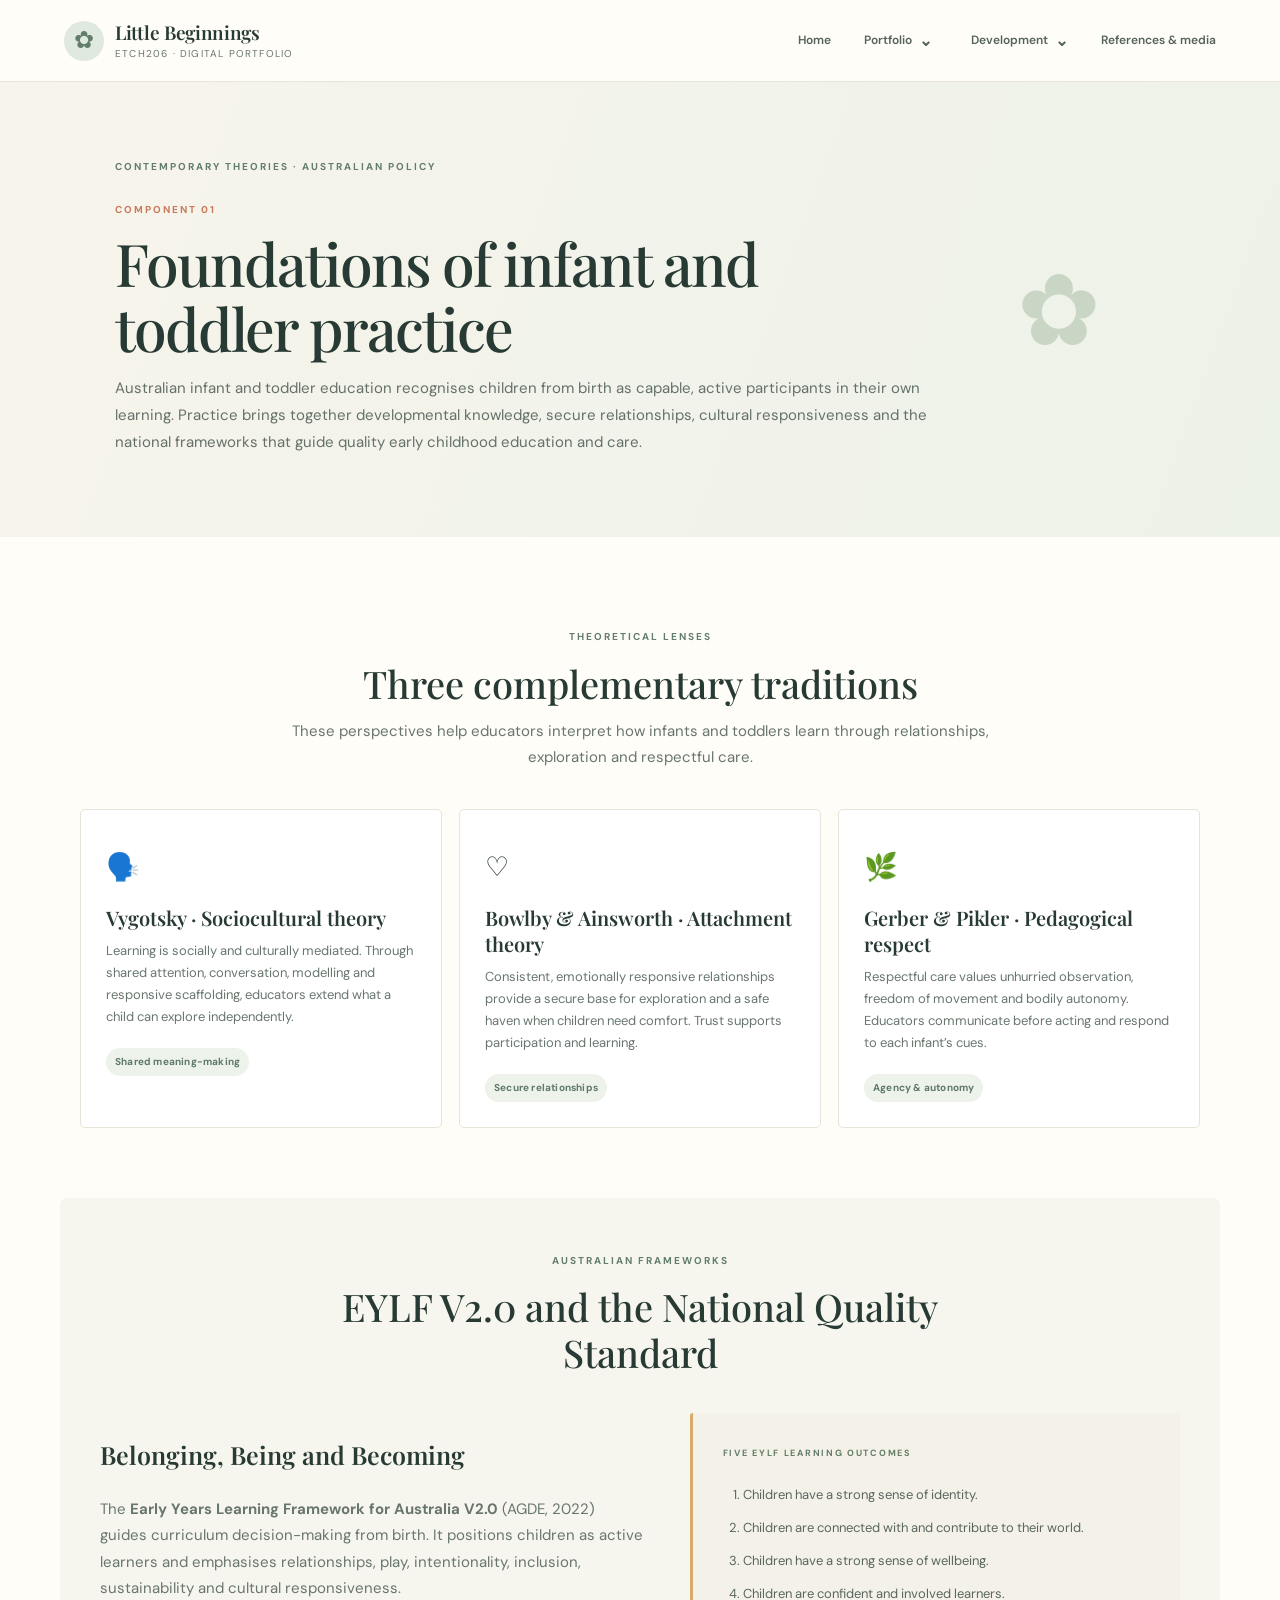
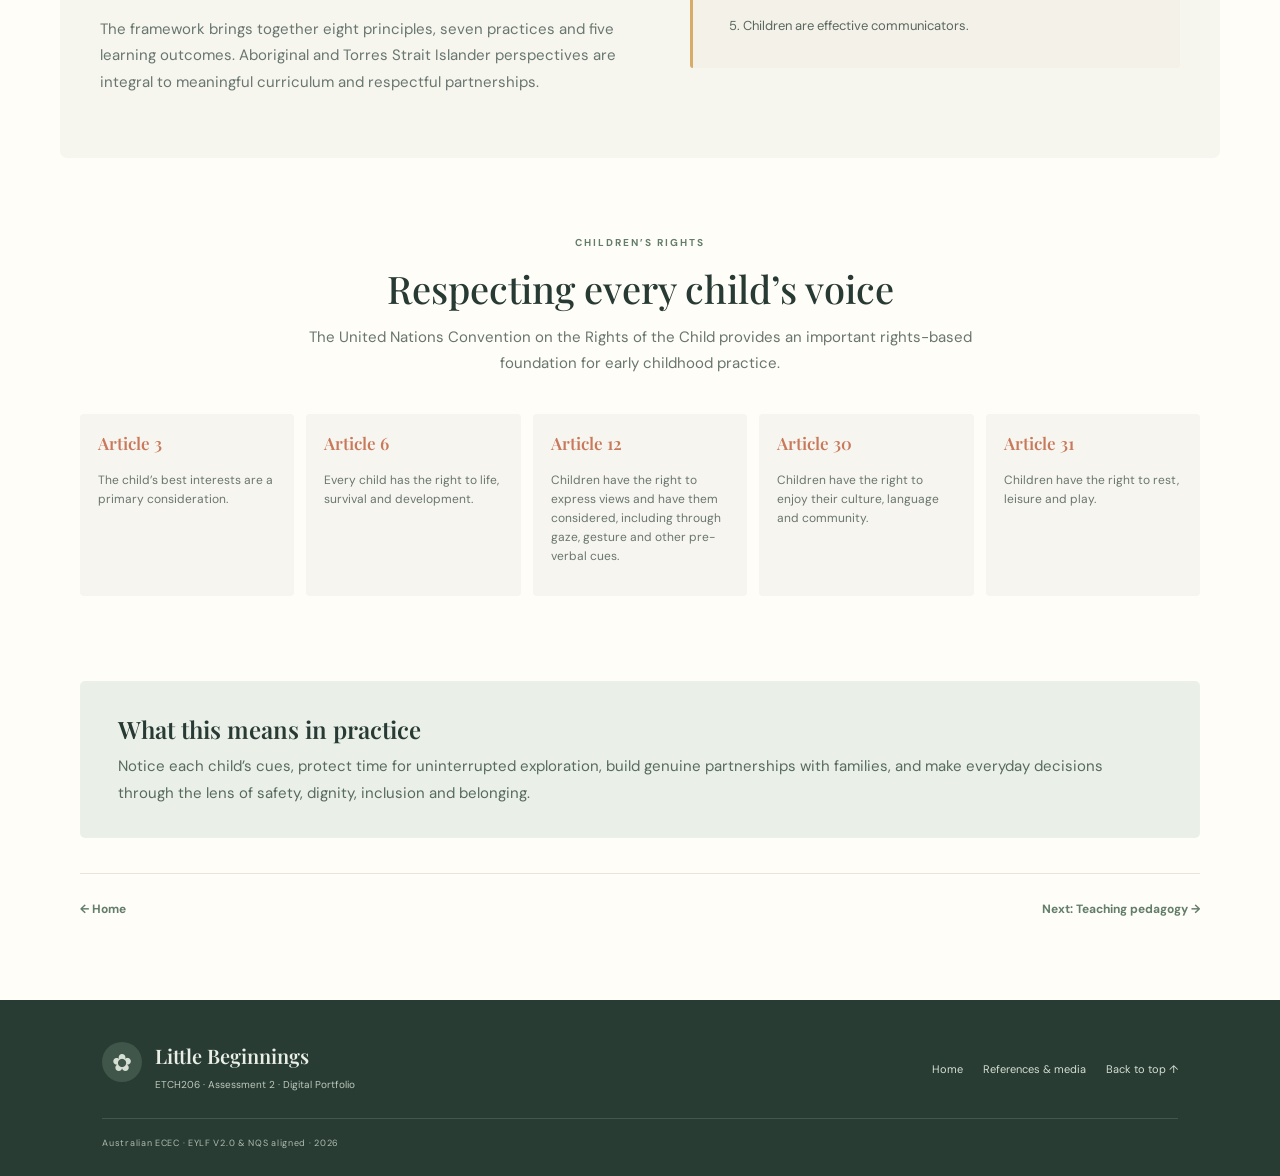
<file: foundations.html>
<!doctype html>
<html lang="en-AU"><head><meta charset="utf-8"><meta name="viewport" content="width=device-width, initial-scale=1">
<meta name="description" content="Foundations of infant and toddler practice — ETCH206 infant and toddler digital portfolio.">
<title>Foundations of infant and toddler practice | Little Beginnings</title><link rel="icon" href="assets/favicon.svg" type="image/svg+xml"><link rel="stylesheet" href="css/styles.css"><script defer src="js/site.js"></script></head>
<body><a class="skip-link" href="#main">Skip to content</a>
<header class="site-header"><a class="brand" href="index.html"><span class="brand-mark">✿</span><span><strong>Little Beginnings</strong><small>ETCH206 · Digital Portfolio</small></span></a>
<button class="menu-toggle" aria-expanded="false" aria-controls="primary-nav" aria-label="Open navigation"><span></span><span></span><span></span></button>
<nav id="primary-nav" class="primary-nav" aria-label="Main navigation"><a href="index.html">Home</a>
<div class="nav-group"><button class="nav-trigger" aria-expanded="false">Portfolio <span>⌄</span></button><div class="nav-dropdown"><a href="foundations.html">01 · Foundations</a><a href="pedagogy.html">02 · Teaching pedagogy</a><a href="environments.html">03 · Play environments</a><a href="planning.html">04 · Planning cycle</a></div></div>
<div class="nav-group"><button class="nav-trigger" aria-expanded="false">Development <span>⌄</span></button><div class="nav-dropdown"><a href="cognitive.html">05 · Cognitive</a><a href="social.html">06 · Social</a><a href="emotional.html">07 · Emotional</a><a href="language.html">08 · Language & literacy</a><a href="perceptual.html">09 · Perceptual & senses</a></div></div><a href="resources.html">References & media</a></nav></header>
<main id="main"><section class="page-hero"><div><span class="eyebrow">CONTEMPORARY THEORIES · AUSTRALIAN POLICY</span><p class="page-index">COMPONENT 01</p><h1>Foundations of infant and toddler practice</h1><p class="hero-lead">Australian infant and toddler education recognises children from birth as capable, active participants in their own learning. Practice brings together developmental knowledge, secure relationships, cultural responsiveness and the national frameworks that guide quality early childhood education and care.</p></div><div class="page-hero-mark">✿</div></section>
<div class="content-wrap">
<section class="content-section"><div class="section-heading"><span class="eyebrow">THEORETICAL LENSES</span><h2>Three complementary traditions</h2><p>These perspectives help educators interpret how infants and toddlers learn through relationships, exploration and respectful care.</p></div>
<div class="three-cards">
<article class="info-card"><span class="card-icon">🗣️</span><h3>Vygotsky · Sociocultural theory</h3><p>Learning is socially and culturally mediated. Through shared attention, conversation, modelling and responsive scaffolding, educators extend what a child can explore independently.</p><span class="tag">Shared meaning-making</span></article>
<article class="info-card"><span class="card-icon">♡</span><h3>Bowlby & Ainsworth · Attachment theory</h3><p>Consistent, emotionally responsive relationships provide a secure base for exploration and a safe haven when children need comfort. Trust supports participation and learning.</p><span class="tag">Secure relationships</span></article>
<article class="info-card"><span class="card-icon">🌿</span><h3>Gerber & Pikler · Pedagogical respect</h3><p>Respectful care values unhurried observation, freedom of movement and bodily autonomy. Educators communicate before acting and respond to each infant’s cues.</p><span class="tag">Agency & autonomy</span></article>
</div></section>
<section class="content-section section-tint"><div class="section-heading"><span class="eyebrow">AUSTRALIAN FRAMEWORKS</span><h2>EYLF V2.0 and the National Quality Standard</h2></div><div class="split-feature"><div><h3>Belonging, Being and Becoming</h3><p>The <strong>Early Years Learning Framework for Australia V2.0</strong> (AGDE, 2022) guides curriculum decision-making from birth. It positions children as active learners and emphasises relationships, play, intentionality, inclusion, sustainability and cultural responsiveness.</p><p>The framework brings together eight principles, seven practices and five learning outcomes. Aboriginal and Torres Strait Islander perspectives are integral to meaningful curriculum and respectful partnerships.</p></div><div class="framework-panel"><span class="framework-label">FIVE EYLF LEARNING OUTCOMES</span><ol><li>Children have a strong sense of identity.</li><li>Children are connected with and contribute to their world.</li><li>Children have a strong sense of wellbeing.</li><li>Children are confident and involved learners.</li><li>Children are effective communicators.</li></ol></div></div></section>
<section class="content-section"><div class="section-heading"><span class="eyebrow">CHILDREN’S RIGHTS</span><h2>Respecting every child’s voice</h2><p>The United Nations Convention on the Rights of the Child provides an important rights-based foundation for early childhood practice.</p></div><div class="rights-grid">
<div class="right-item"><b>Article 3</b><p>The child’s best interests are a primary consideration.</p></div><div class="right-item"><b>Article 6</b><p>Every child has the right to life, survival and development.</p></div><div class="right-item"><b>Article 12</b><p>Children have the right to express views and have them considered, including through gaze, gesture and other pre-verbal cues.</p></div><div class="right-item"><b>Article 30</b><p>Children have the right to enjoy their culture, language and community.</p></div><div class="right-item"><b>Article 31</b><p>Children have the right to rest, leisure and play.</p></div></div></section>
<section class="callout"><h2>What this means in practice</h2><p>Notice each child’s cues, protect time for uninterrupted exploration, build genuine partnerships with families, and make everyday decisions through the lens of safety, dignity, inclusion and belonging.</p></section>
<nav class="page-pager"><a href="index.html">← Home</a><a href="pedagogy.html">Next: Teaching pedagogy →</a></nav></div></main>
<footer class="site-footer"><div class="footer-brand"><span class="brand-mark">✿</span><strong>Little Beginnings</strong><p>ETCH206 · Assessment 2 · Digital Portfolio</p></div><div class="footer-links"><a href="index.html">Home</a><a href="resources.html">References & media</a><a href="#main">Back to top ↑</a></div><small class="copyright">Australian ECEC · EYLF V2.0 & NQS aligned · 2026</small></footer></body></html>
</file>
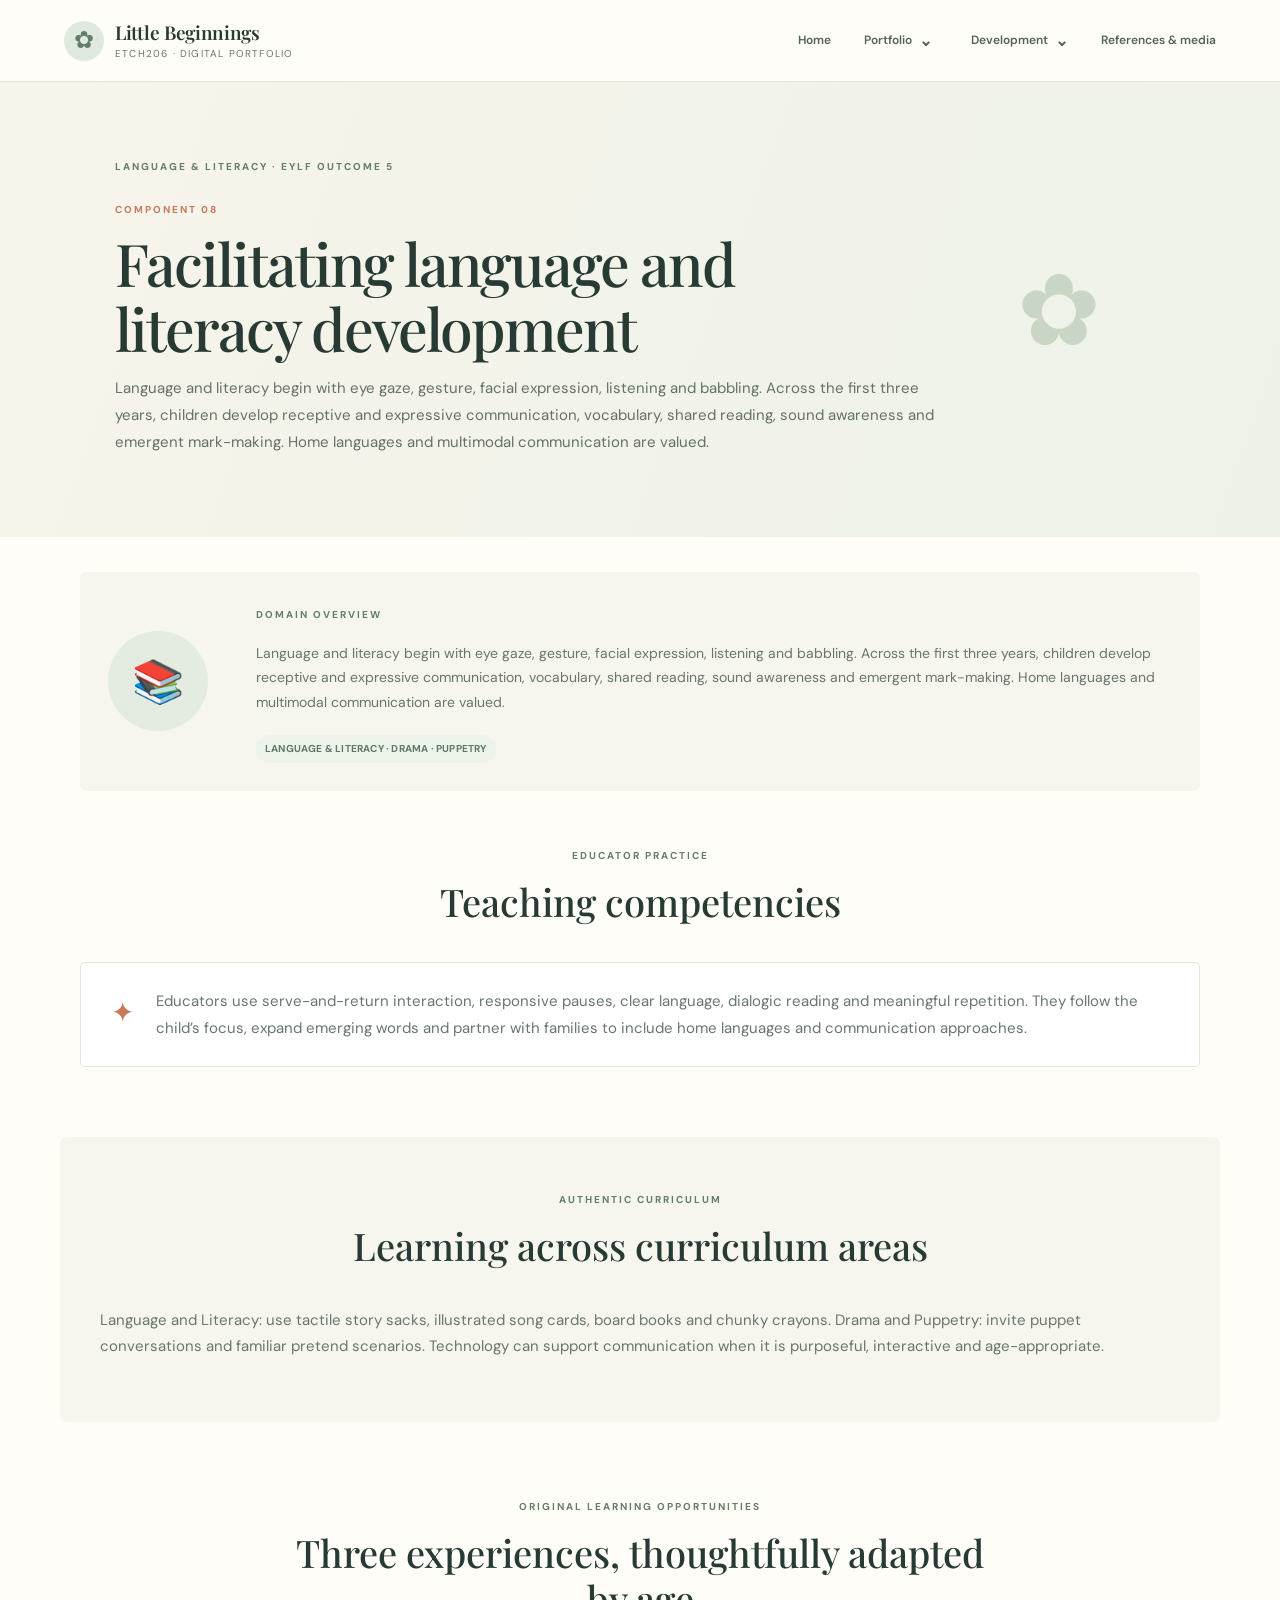
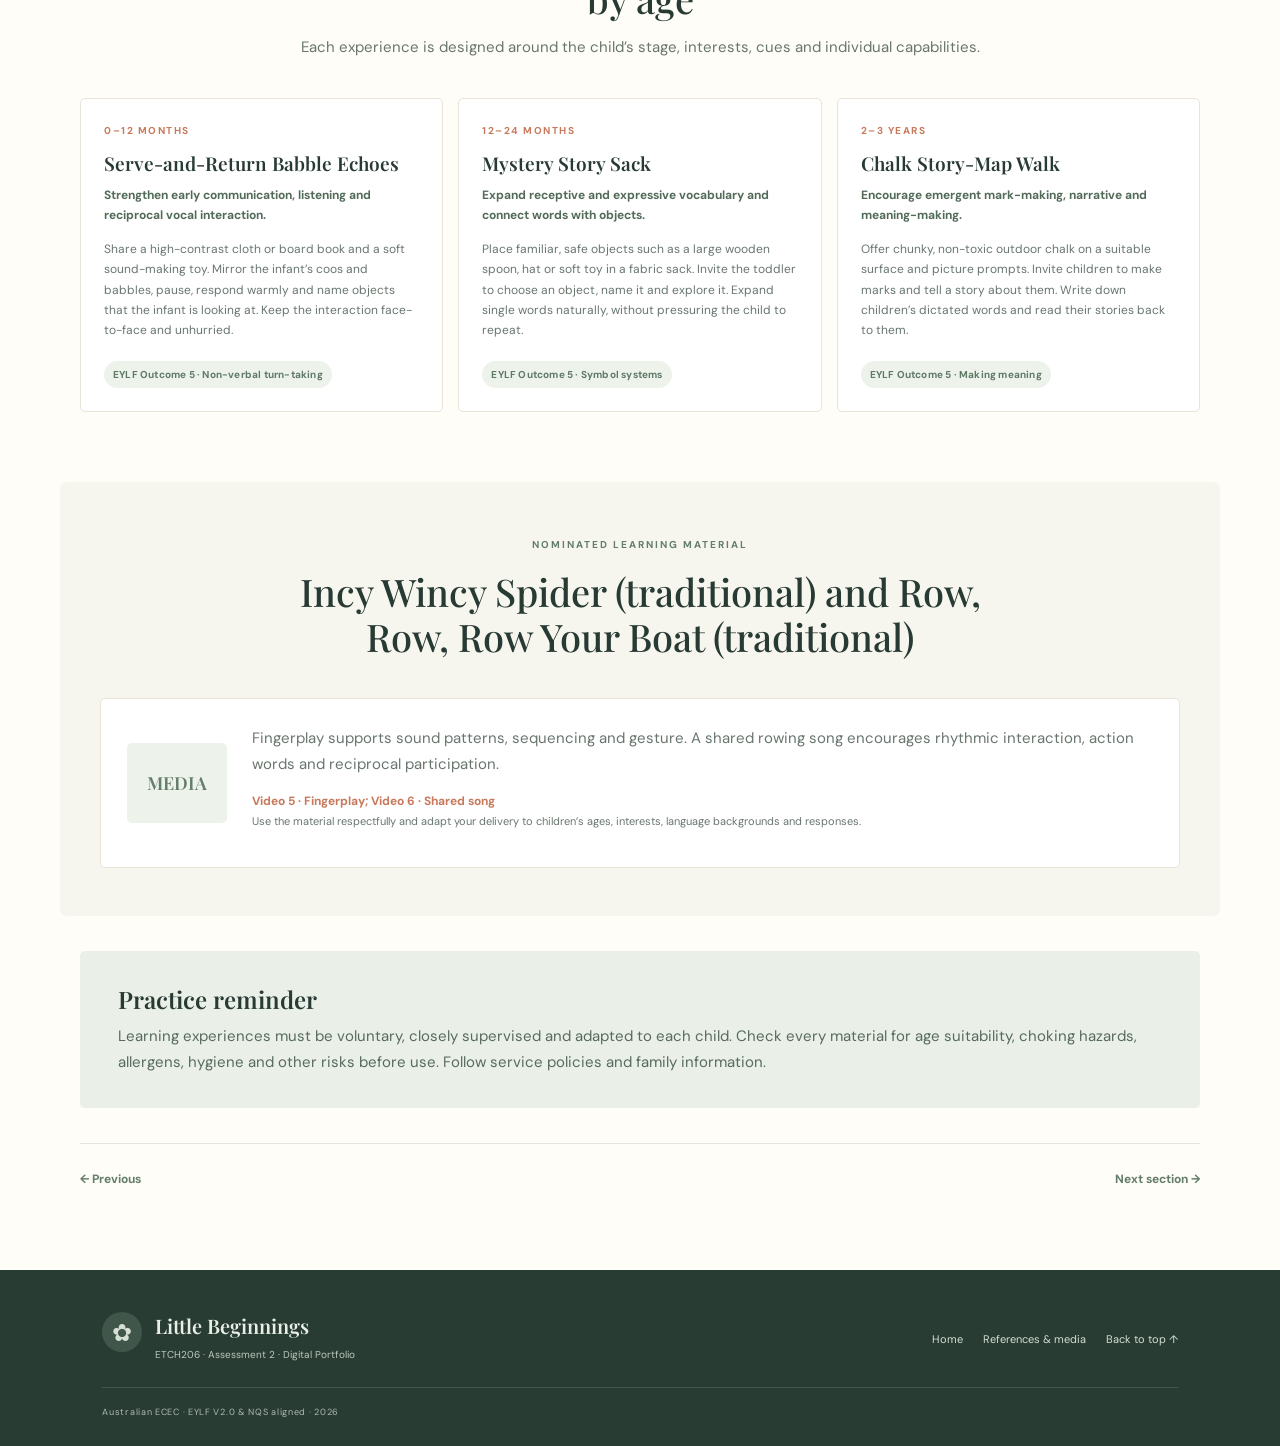
<file: language.html>
<!doctype html>
<html lang="en-AU"><head><meta charset="utf-8"><meta name="viewport" content="width=device-width, initial-scale=1">
<meta name="description" content="Facilitating language and literacy development — ETCH206 infant and toddler digital portfolio.">
<title>Facilitating language and literacy development | Little Beginnings</title><link rel="icon" href="assets/favicon.svg" type="image/svg+xml"><link rel="stylesheet" href="css/styles.css"><script defer src="js/site.js"></script></head>
<body><a class="skip-link" href="#main">Skip to content</a>
<header class="site-header"><a class="brand" href="index.html"><span class="brand-mark">✿</span><span><strong>Little Beginnings</strong><small>ETCH206 · Digital Portfolio</small></span></a>
<button class="menu-toggle" aria-expanded="false" aria-controls="primary-nav" aria-label="Open navigation"><span></span><span></span><span></span></button>
<nav id="primary-nav" class="primary-nav" aria-label="Main navigation"><a href="index.html">Home</a>
<div class="nav-group"><button class="nav-trigger" aria-expanded="false">Portfolio <span>⌄</span></button><div class="nav-dropdown"><a href="foundations.html">01 · Foundations</a><a href="pedagogy.html">02 · Teaching pedagogy</a><a href="environments.html">03 · Play environments</a><a href="planning.html">04 · Planning cycle</a></div></div>
<div class="nav-group"><button class="nav-trigger" aria-expanded="false">Development <span>⌄</span></button><div class="nav-dropdown"><a href="cognitive.html">05 · Cognitive</a><a href="social.html">06 · Social</a><a href="emotional.html">07 · Emotional</a><a href="language.html">08 · Language & literacy</a><a href="perceptual.html">09 · Perceptual & senses</a></div></div><a href="resources.html">References & media</a></nav></header>
<main id="main"><section class="page-hero"><div><span class="eyebrow">LANGUAGE & LITERACY · EYLF OUTCOME 5</span><p class="page-index">COMPONENT 08</p><h1>Facilitating language and literacy development</h1><p class="hero-lead">Language and literacy begin with eye gaze, gesture, facial expression, listening and babbling. Across the first three years, children develop receptive and expressive communication, vocabulary, shared reading, sound awareness and emergent mark-making. Home languages and multimodal communication are valued.</p></div><div class="page-hero-mark">✿</div></section>
<div class="content-wrap"><section class="domain-overview"><div class="domain-symbol">📚</div><div><span class="eyebrow">DOMAIN OVERVIEW</span><p>Language and literacy begin with eye gaze, gesture, facial expression, listening and babbling. Across the first three years, children develop receptive and expressive communication, vocabulary, shared reading, sound awareness and emergent mark-making. Home languages and multimodal communication are valued.</p><span class="tag">LANGUAGE & LITERACY · DRAMA · PUPPETRY</span></div></section>
<section class="content-section"><div class="section-heading"><span class="eyebrow">EDUCATOR PRACTICE</span><h2>Teaching competencies</h2></div><div class="feature-panel"><span class="feature-icon">✦</span><p>Educators use serve-and-return interaction, responsive pauses, clear language, dialogic reading and meaningful repetition. They follow the child’s focus, expand emerging words and partner with families to include home languages and communication approaches.</p></div></section>
<section class="content-section section-tint"><div class="section-heading"><span class="eyebrow">AUTHENTIC CURRICULUM</span><h2>Learning across curriculum areas</h2></div><p>Language and Literacy: use tactile story sacks, illustrated song cards, board books and chunky crayons. Drama and Puppetry: invite puppet conversations and familiar pretend scenarios. Technology can support communication when it is purposeful, interactive and age-appropriate.</p></section>
<section class="content-section"><div class="section-heading"><span class="eyebrow">ORIGINAL LEARNING OPPORTUNITIES</span><h2>Three experiences, thoughtfully adapted by age</h2><p>Each experience is designed around the child’s stage, interests, cues and individual capabilities.</p></div><div class="plans-grid"><article class="learning-plan"><div class="plan-age">0–12 months</div><h3>Serve-and-Return Babble Echoes</h3><p class="plan-intention">Strengthen early communication, listening and reciprocal vocal interaction.</p><p>Share a high-contrast cloth or board book and a soft sound-making toy. Mirror the infant’s coos and babbles, pause, respond warmly and name objects that the infant is looking at. Keep the interaction face-to-face and unhurried.</p><span class="tag">EYLF Outcome 5 · Non-verbal turn-taking</span></article><article class="learning-plan"><div class="plan-age">12–24 months</div><h3>Mystery Story Sack</h3><p class="plan-intention">Expand receptive and expressive vocabulary and connect words with objects.</p><p>Place familiar, safe objects such as a large wooden spoon, hat or soft toy in a fabric sack. Invite the toddler to choose an object, name it and explore it. Expand single words naturally, without pressuring the child to repeat.</p><span class="tag">EYLF Outcome 5 · Symbol systems</span></article><article class="learning-plan"><div class="plan-age">2–3 years</div><h3>Chalk Story-Map Walk</h3><p class="plan-intention">Encourage emergent mark-making, narrative and meaning-making.</p><p>Offer chunky, non-toxic outdoor chalk on a suitable surface and picture prompts. Invite children to make marks and tell a story about them. Write down children’s dictated words and read their stories back to them.</p><span class="tag">EYLF Outcome 5 · Making meaning</span></article></div></section>
<section class="content-section section-tint"><div class="section-heading"><span class="eyebrow">NOMINATED LEARNING MATERIAL</span><h2>Incy Wincy Spider (traditional) and Row, Row, Row Your Boat (traditional)</h2></div><div class="media-highlight"><div class="media-number">MEDIA</div><div><p>Fingerplay supports sound patterns, sequencing and gesture. A shared rowing song encourages rhythmic interaction, action words and reciprocal participation.</p><strong>Video 5 · Fingerplay; Video 6 · Shared song</strong><p class="small-note">Use the material respectfully and adapt your delivery to children’s ages, interests, language backgrounds and responses.</p></div></div></section>
<section class="callout"><h2>Practice reminder</h2><p>Learning experiences must be voluntary, closely supervised and adapted to each child. Check every material for age suitability, choking hazards, allergens, hygiene and other risks before use. Follow service policies and family information.</p></section>
<nav class="page-pager"><a href="emotional.html">← Previous</a><a href="perceptual.html">Next section →</a></nav></div></main>
<footer class="site-footer"><div class="footer-brand"><span class="brand-mark">✿</span><strong>Little Beginnings</strong><p>ETCH206 · Assessment 2 · Digital Portfolio</p></div><div class="footer-links"><a href="index.html">Home</a><a href="resources.html">References & media</a><a href="#main">Back to top ↑</a></div><small class="copyright">Australian ECEC · EYLF V2.0 & NQS aligned · 2026</small></footer></body></html>
</file>
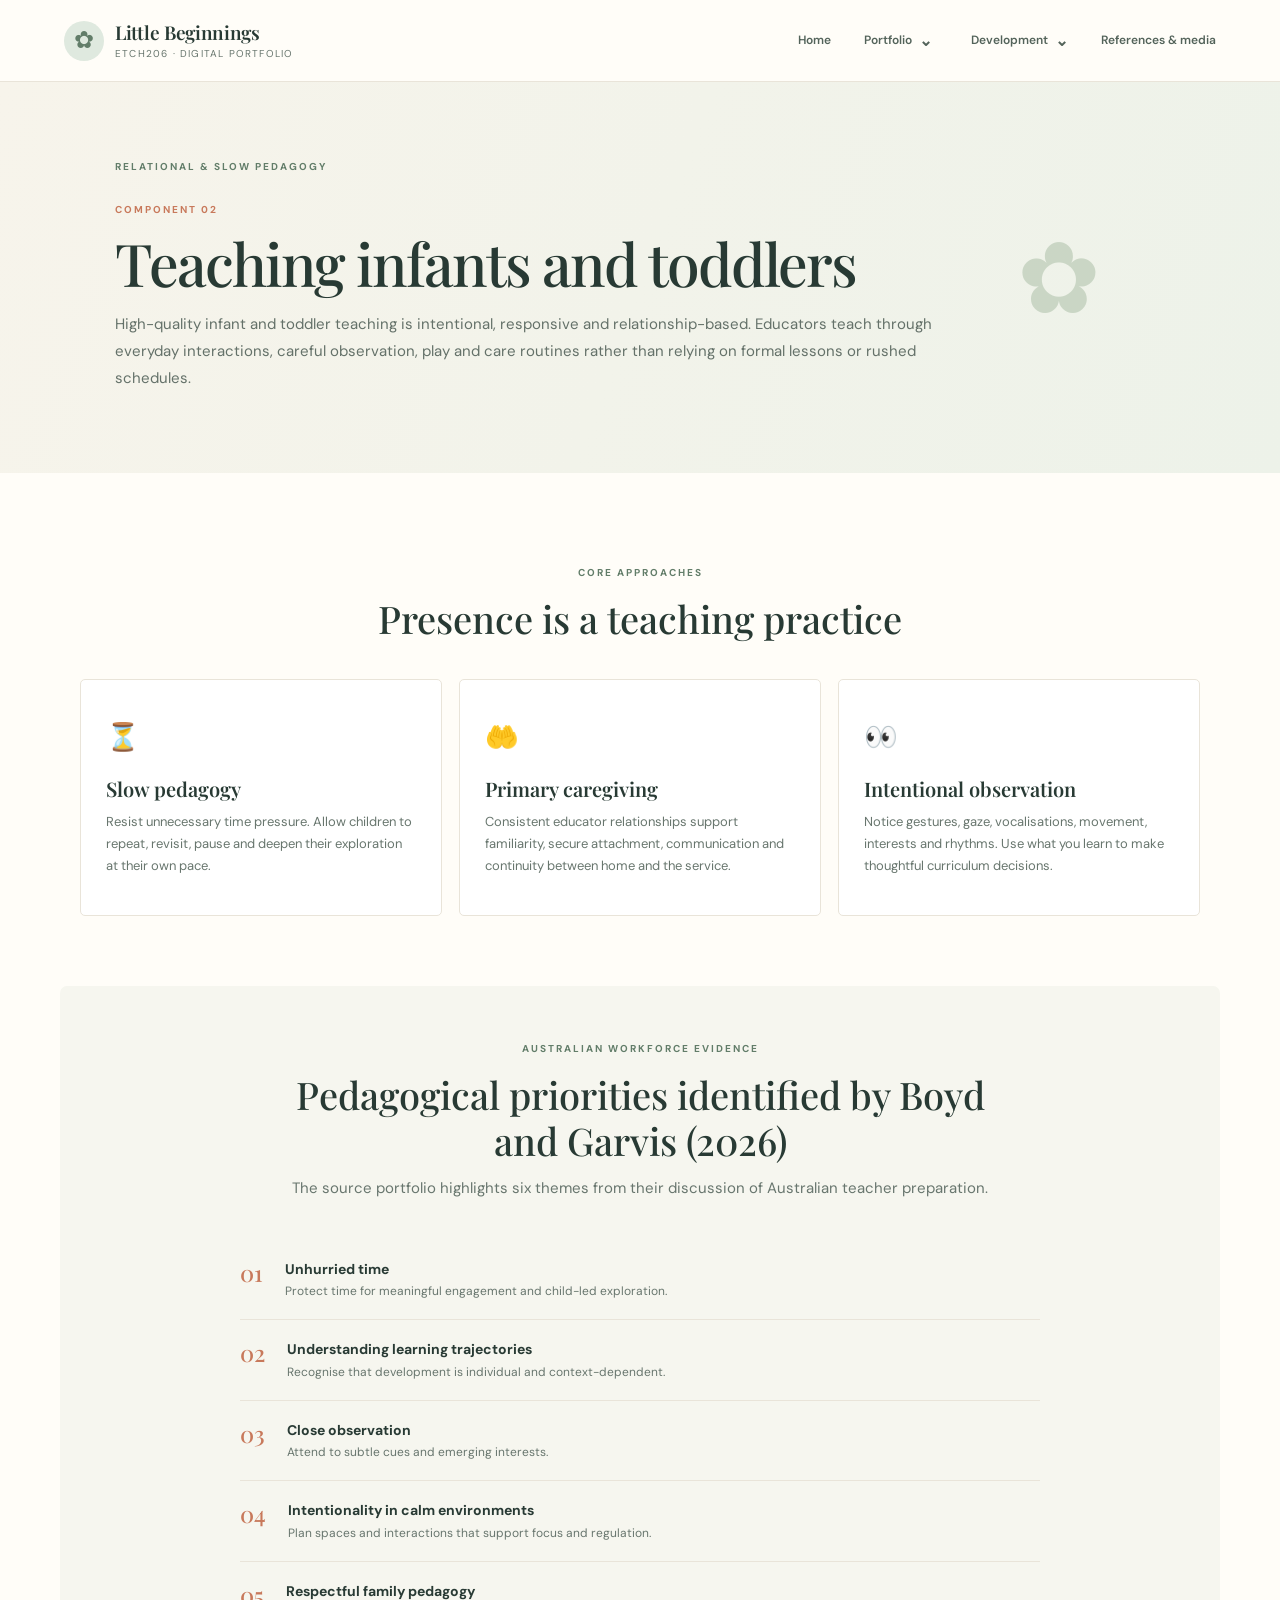
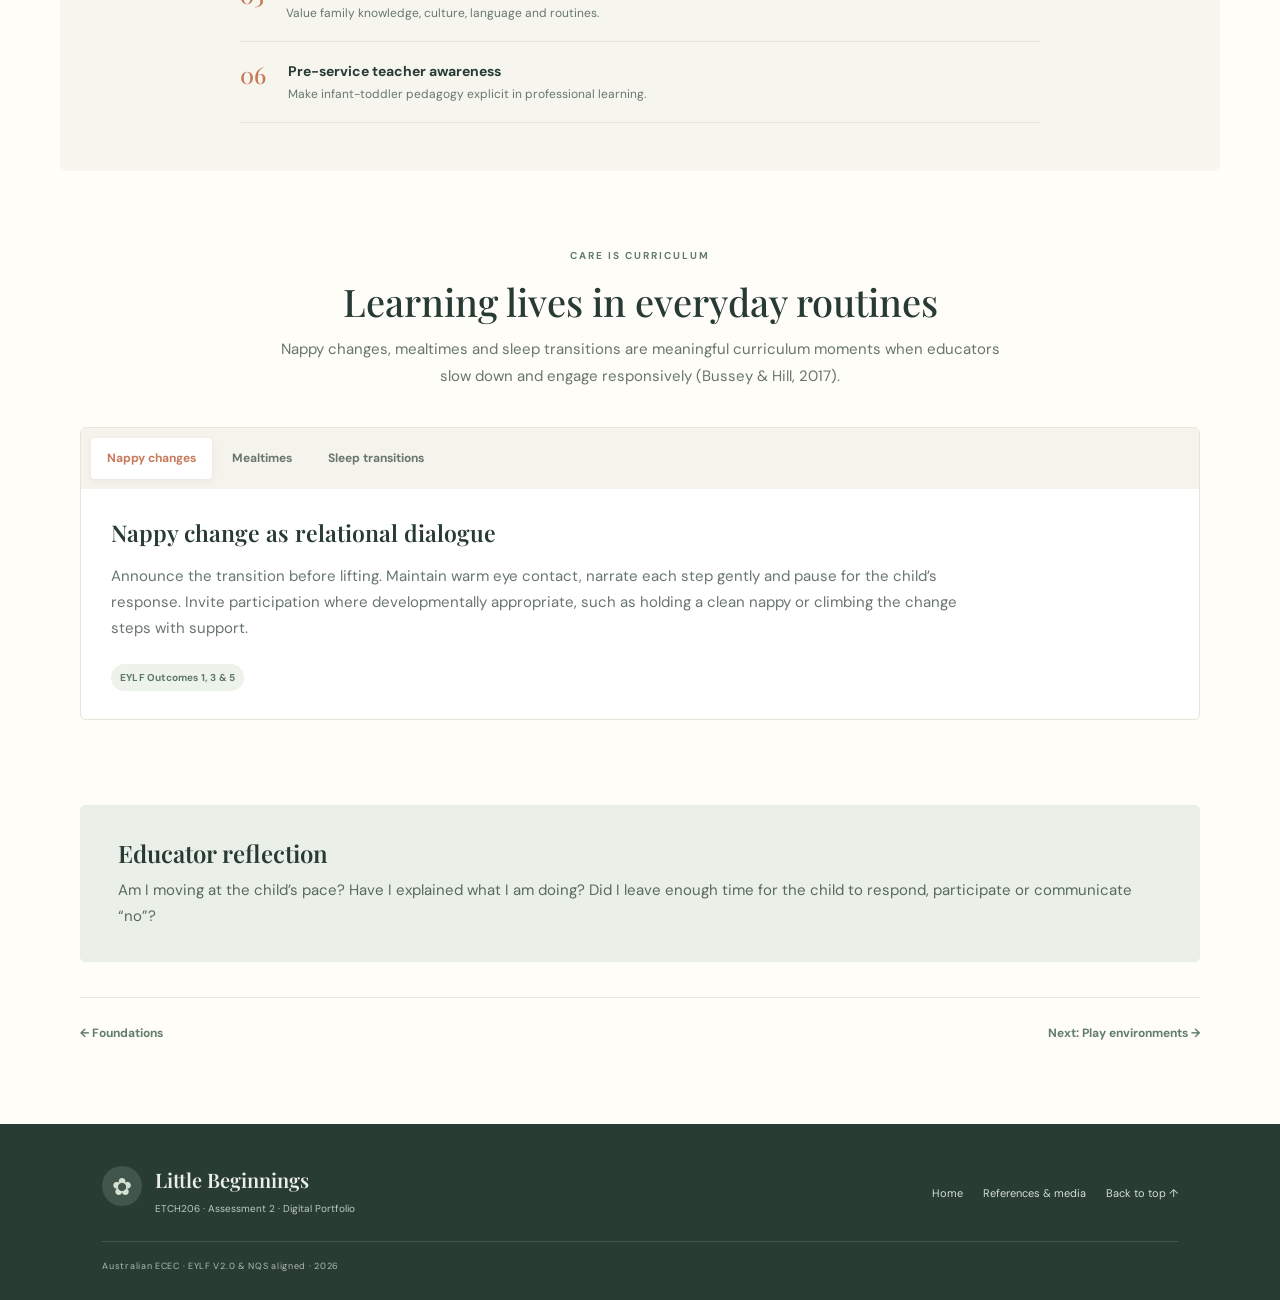
<file: pedagogy.html>
<!doctype html>
<html lang="en-AU"><head><meta charset="utf-8"><meta name="viewport" content="width=device-width, initial-scale=1">
<meta name="description" content="Teaching infants and toddlers — ETCH206 infant and toddler digital portfolio.">
<title>Teaching infants and toddlers | Little Beginnings</title><link rel="icon" href="assets/favicon.svg" type="image/svg+xml"><link rel="stylesheet" href="css/styles.css"><script defer src="js/site.js"></script></head>
<body><a class="skip-link" href="#main">Skip to content</a>
<header class="site-header"><a class="brand" href="index.html"><span class="brand-mark">✿</span><span><strong>Little Beginnings</strong><small>ETCH206 · Digital Portfolio</small></span></a>
<button class="menu-toggle" aria-expanded="false" aria-controls="primary-nav" aria-label="Open navigation"><span></span><span></span><span></span></button>
<nav id="primary-nav" class="primary-nav" aria-label="Main navigation"><a href="index.html">Home</a>
<div class="nav-group"><button class="nav-trigger" aria-expanded="false">Portfolio <span>⌄</span></button><div class="nav-dropdown"><a href="foundations.html">01 · Foundations</a><a href="pedagogy.html">02 · Teaching pedagogy</a><a href="environments.html">03 · Play environments</a><a href="planning.html">04 · Planning cycle</a></div></div>
<div class="nav-group"><button class="nav-trigger" aria-expanded="false">Development <span>⌄</span></button><div class="nav-dropdown"><a href="cognitive.html">05 · Cognitive</a><a href="social.html">06 · Social</a><a href="emotional.html">07 · Emotional</a><a href="language.html">08 · Language & literacy</a><a href="perceptual.html">09 · Perceptual & senses</a></div></div><a href="resources.html">References & media</a></nav></header>
<main id="main"><section class="page-hero"><div><span class="eyebrow">RELATIONAL & SLOW PEDAGOGY</span><p class="page-index">COMPONENT 02</p><h1>Teaching infants and toddlers</h1><p class="hero-lead">High-quality infant and toddler teaching is intentional, responsive and relationship-based. Educators teach through everyday interactions, careful observation, play and care routines rather than relying on formal lessons or rushed schedules.</p></div><div class="page-hero-mark">✿</div></section>
<div class="content-wrap">
<section class="content-section"><div class="section-heading"><span class="eyebrow">CORE APPROACHES</span><h2>Presence is a teaching practice</h2></div><div class="three-cards">
<article class="info-card"><span class="card-icon">⏳</span><h3>Slow pedagogy</h3><p>Resist unnecessary time pressure. Allow children to repeat, revisit, pause and deepen their exploration at their own pace.</p></article>
<article class="info-card"><span class="card-icon">🤲</span><h3>Primary caregiving</h3><p>Consistent educator relationships support familiarity, secure attachment, communication and continuity between home and the service.</p></article>
<article class="info-card"><span class="card-icon">👀</span><h3>Intentional observation</h3><p>Notice gestures, gaze, vocalisations, movement, interests and rhythms. Use what you learn to make thoughtful curriculum decisions.</p></article>
</div></section>
<section class="content-section section-tint"><div class="section-heading"><span class="eyebrow">AUSTRALIAN WORKFORCE EVIDENCE</span><h2>Pedagogical priorities identified by Boyd and Garvis (2026)</h2><p>The source portfolio highlights six themes from their discussion of Australian teacher preparation.</p></div><div class="numbered-list"><div><b>01</b><span><strong>Unhurried time</strong><small>Protect time for meaningful engagement and child-led exploration.</small></span></div><div><b>02</b><span><strong>Understanding learning trajectories</strong><small>Recognise that development is individual and context-dependent.</small></span></div><div><b>03</b><span><strong>Close observation</strong><small>Attend to subtle cues and emerging interests.</small></span></div><div><b>04</b><span><strong>Intentionality in calm environments</strong><small>Plan spaces and interactions that support focus and regulation.</small></span></div><div><b>05</b><span><strong>Respectful family pedagogy</strong><small>Value family knowledge, culture, language and routines.</small></span></div><div><b>06</b><span><strong>Pre-service teacher awareness</strong><small>Make infant-toddler pedagogy explicit in professional learning.</small></span></div></div></section>
<section class="content-section"><div class="section-heading"><span class="eyebrow">CARE IS CURRICULUM</span><h2>Learning lives in everyday routines</h2><p>Nappy changes, mealtimes and sleep transitions are meaningful curriculum moments when educators slow down and engage responsively (Bussey & Hill, 2017).</p></div>
<div class="routine-tabs" data-tabs><div class="tab-list" role="tablist"><button class="tab-button active" role="tab" aria-selected="true" data-tab="nappy">Nappy changes</button><button class="tab-button" role="tab" aria-selected="false" data-tab="meals">Mealtimes</button><button class="tab-button" role="tab" aria-selected="false" data-tab="sleep">Sleep transitions</button></div>
<div class="tab-panel active" id="nappy"><h3>Nappy change as relational dialogue</h3><p>Announce the transition before lifting. Maintain warm eye contact, narrate each step gently and pause for the child’s response. Invite participation where developmentally appropriate, such as holding a clean nappy or climbing the change steps with support.</p><span class="tag">EYLF Outcomes 1, 3 & 5</span></div>
<div class="tab-panel" id="meals"><h3>Mealtimes as shared learning</h3><p>Make mealtimes calm and social. Respond to hunger and fullness cues, use language to describe food and actions, and support children to participate at their own pace. Respect family food practices and individual needs.</p><span class="tag">EYLF Outcomes 1, 3 & 5</span></div>
<div class="tab-panel" id="sleep"><h3>Sleep transitions as co-regulation</h3><p>Follow each child’s sleep cues and familiar settling practices. Use predictable, reassuring language and a calm environment. Maintain safe-sleep practices and active supervision in line with current service policy and guidance.</p><span class="tag">EYLF Outcomes 1 & 3</span></div></div></section>
<section class="callout"><h2>Educator reflection</h2><p>Am I moving at the child’s pace? Have I explained what I am doing? Did I leave enough time for the child to respond, participate or communicate “no”?</p></section>
<nav class="page-pager"><a href="foundations.html">← Foundations</a><a href="environments.html">Next: Play environments →</a></nav></div></main>
<footer class="site-footer"><div class="footer-brand"><span class="brand-mark">✿</span><strong>Little Beginnings</strong><p>ETCH206 · Assessment 2 · Digital Portfolio</p></div><div class="footer-links"><a href="index.html">Home</a><a href="resources.html">References & media</a><a href="#main">Back to top ↑</a></div><small class="copyright">Australian ECEC · EYLF V2.0 & NQS aligned · 2026</small></footer></body></html>
</file>
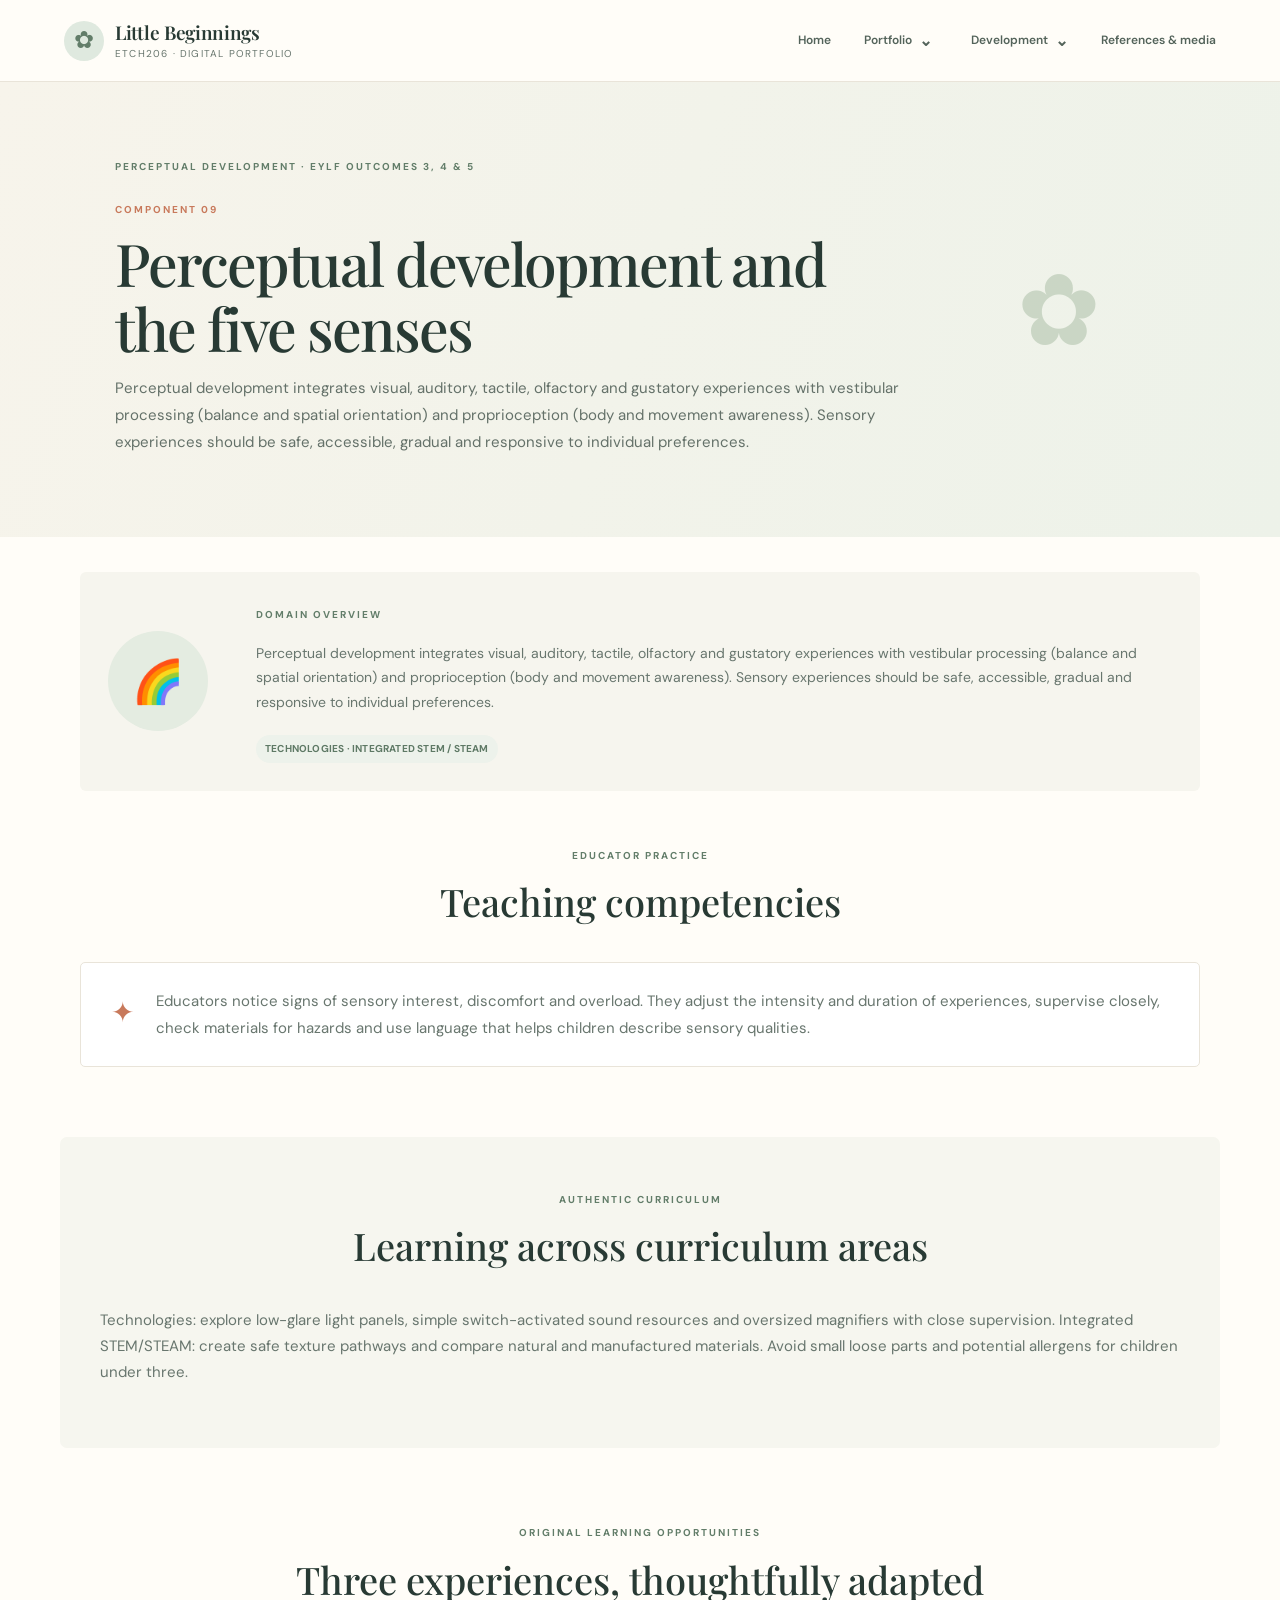
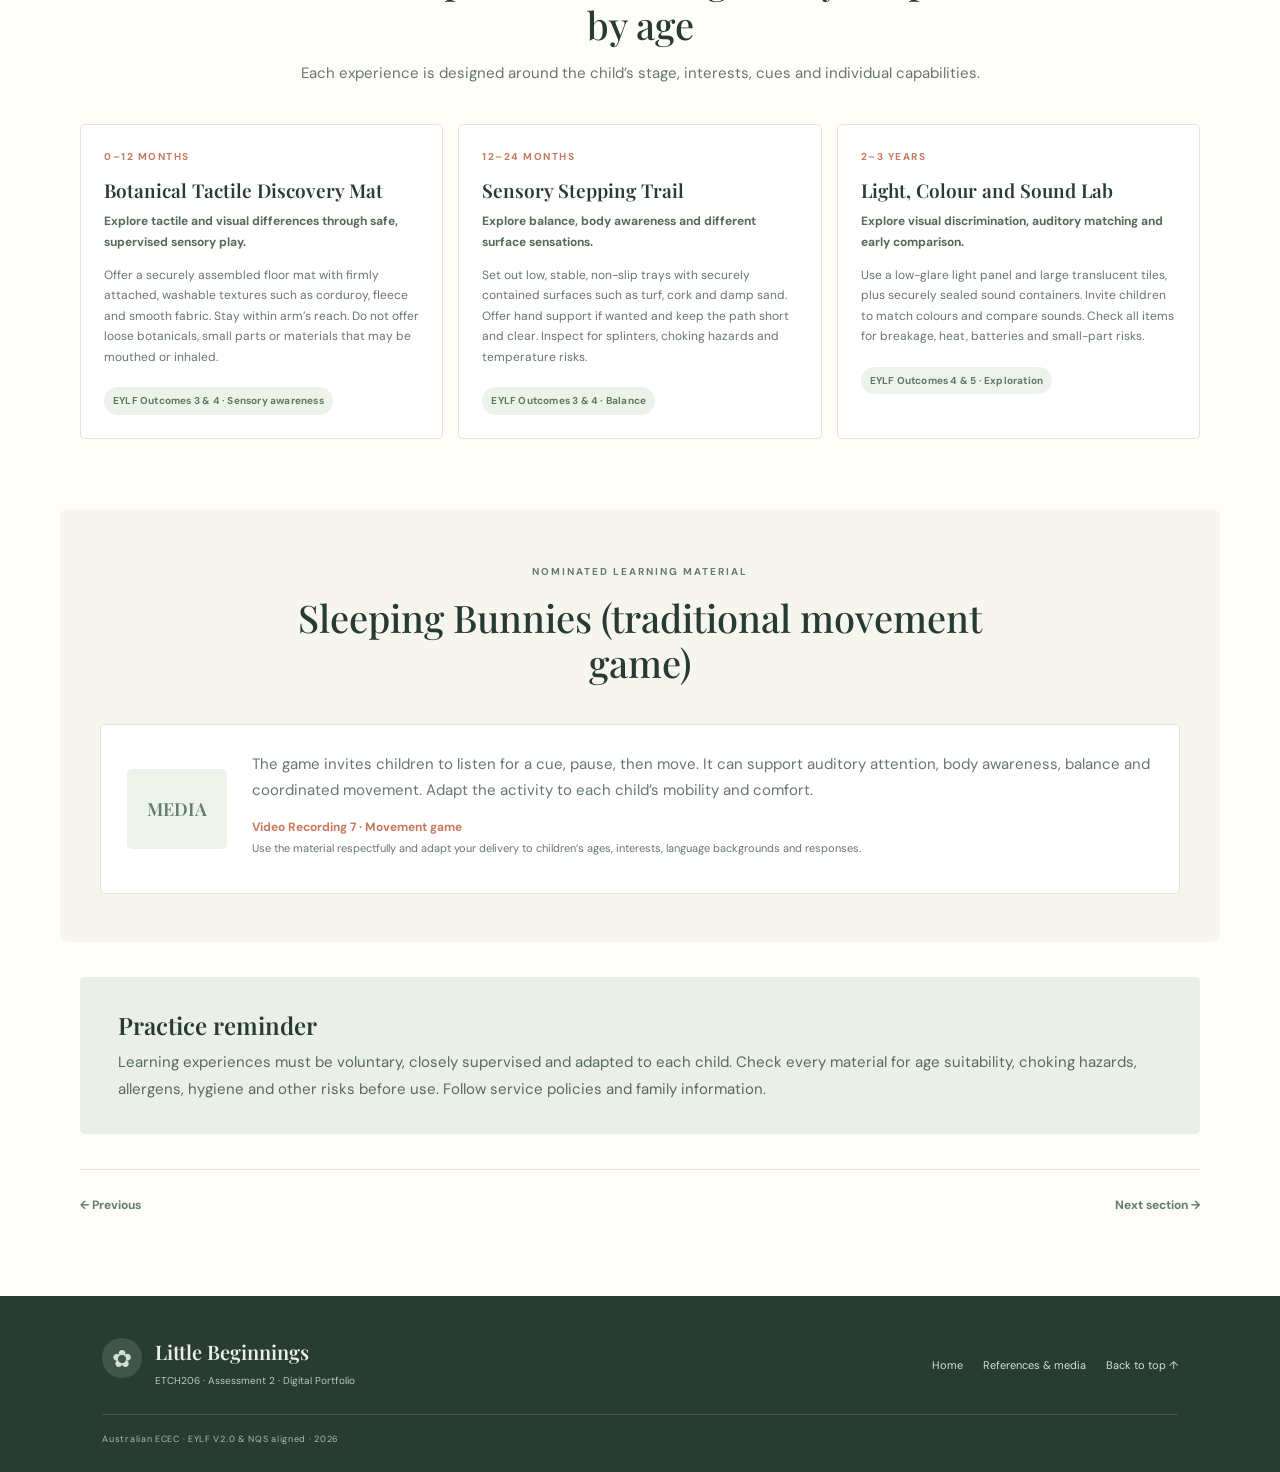
<file: perceptual.html>
<!doctype html>
<html lang="en-AU"><head><meta charset="utf-8"><meta name="viewport" content="width=device-width, initial-scale=1">
<meta name="description" content="Perceptual development and the five senses — ETCH206 infant and toddler digital portfolio.">
<title>Perceptual development and the five senses | Little Beginnings</title><link rel="icon" href="assets/favicon.svg" type="image/svg+xml"><link rel="stylesheet" href="css/styles.css"><script defer src="js/site.js"></script></head>
<body><a class="skip-link" href="#main">Skip to content</a>
<header class="site-header"><a class="brand" href="index.html"><span class="brand-mark">✿</span><span><strong>Little Beginnings</strong><small>ETCH206 · Digital Portfolio</small></span></a>
<button class="menu-toggle" aria-expanded="false" aria-controls="primary-nav" aria-label="Open navigation"><span></span><span></span><span></span></button>
<nav id="primary-nav" class="primary-nav" aria-label="Main navigation"><a href="index.html">Home</a>
<div class="nav-group"><button class="nav-trigger" aria-expanded="false">Portfolio <span>⌄</span></button><div class="nav-dropdown"><a href="foundations.html">01 · Foundations</a><a href="pedagogy.html">02 · Teaching pedagogy</a><a href="environments.html">03 · Play environments</a><a href="planning.html">04 · Planning cycle</a></div></div>
<div class="nav-group"><button class="nav-trigger" aria-expanded="false">Development <span>⌄</span></button><div class="nav-dropdown"><a href="cognitive.html">05 · Cognitive</a><a href="social.html">06 · Social</a><a href="emotional.html">07 · Emotional</a><a href="language.html">08 · Language & literacy</a><a href="perceptual.html">09 · Perceptual & senses</a></div></div><a href="resources.html">References & media</a></nav></header>
<main id="main"><section class="page-hero"><div><span class="eyebrow">PERCEPTUAL DEVELOPMENT · EYLF OUTCOMES 3, 4 & 5</span><p class="page-index">COMPONENT 09</p><h1>Perceptual development and the five senses</h1><p class="hero-lead">Perceptual development integrates visual, auditory, tactile, olfactory and gustatory experiences with vestibular processing (balance and spatial orientation) and proprioception (body and movement awareness). Sensory experiences should be safe, accessible, gradual and responsive to individual preferences.</p></div><div class="page-hero-mark">✿</div></section>
<div class="content-wrap"><section class="domain-overview"><div class="domain-symbol">🌈</div><div><span class="eyebrow">DOMAIN OVERVIEW</span><p>Perceptual development integrates visual, auditory, tactile, olfactory and gustatory experiences with vestibular processing (balance and spatial orientation) and proprioception (body and movement awareness). Sensory experiences should be safe, accessible, gradual and responsive to individual preferences.</p><span class="tag">TECHNOLOGIES · INTEGRATED STEM / STEAM</span></div></section>
<section class="content-section"><div class="section-heading"><span class="eyebrow">EDUCATOR PRACTICE</span><h2>Teaching competencies</h2></div><div class="feature-panel"><span class="feature-icon">✦</span><p>Educators notice signs of sensory interest, discomfort and overload. They adjust the intensity and duration of experiences, supervise closely, check materials for hazards and use language that helps children describe sensory qualities.</p></div></section>
<section class="content-section section-tint"><div class="section-heading"><span class="eyebrow">AUTHENTIC CURRICULUM</span><h2>Learning across curriculum areas</h2></div><p>Technologies: explore low-glare light panels, simple switch-activated sound resources and oversized magnifiers with close supervision. Integrated STEM/STEAM: create safe texture pathways and compare natural and manufactured materials. Avoid small loose parts and potential allergens for children under three.</p></section>
<section class="content-section"><div class="section-heading"><span class="eyebrow">ORIGINAL LEARNING OPPORTUNITIES</span><h2>Three experiences, thoughtfully adapted by age</h2><p>Each experience is designed around the child’s stage, interests, cues and individual capabilities.</p></div><div class="plans-grid"><article class="learning-plan"><div class="plan-age">0–12 months</div><h3>Botanical Tactile Discovery Mat</h3><p class="plan-intention">Explore tactile and visual differences through safe, supervised sensory play.</p><p>Offer a securely assembled floor mat with firmly attached, washable textures such as corduroy, fleece and smooth fabric. Stay within arm’s reach. Do not offer loose botanicals, small parts or materials that may be mouthed or inhaled.</p><span class="tag">EYLF Outcomes 3 & 4 · Sensory awareness</span></article><article class="learning-plan"><div class="plan-age">12–24 months</div><h3>Sensory Stepping Trail</h3><p class="plan-intention">Explore balance, body awareness and different surface sensations.</p><p>Set out low, stable, non-slip trays with securely contained surfaces such as turf, cork and damp sand. Offer hand support if wanted and keep the path short and clear. Inspect for splinters, choking hazards and temperature risks.</p><span class="tag">EYLF Outcomes 3 & 4 · Balance</span></article><article class="learning-plan"><div class="plan-age">2–3 years</div><h3>Light, Colour and Sound Lab</h3><p class="plan-intention">Explore visual discrimination, auditory matching and early comparison.</p><p>Use a low-glare light panel and large translucent tiles, plus securely sealed sound containers. Invite children to match colours and compare sounds. Check all items for breakage, heat, batteries and small-part risks.</p><span class="tag">EYLF Outcomes 4 & 5 · Exploration</span></article></div></section>
<section class="content-section section-tint"><div class="section-heading"><span class="eyebrow">NOMINATED LEARNING MATERIAL</span><h2>Sleeping Bunnies (traditional movement game)</h2></div><div class="media-highlight"><div class="media-number">MEDIA</div><div><p>The game invites children to listen for a cue, pause, then move. It can support auditory attention, body awareness, balance and coordinated movement. Adapt the activity to each child’s mobility and comfort.</p><strong>Video Recording 7 · Movement game</strong><p class="small-note">Use the material respectfully and adapt your delivery to children’s ages, interests, language backgrounds and responses.</p></div></div></section>
<section class="callout"><h2>Practice reminder</h2><p>Learning experiences must be voluntary, closely supervised and adapted to each child. Check every material for age suitability, choking hazards, allergens, hygiene and other risks before use. Follow service policies and family information.</p></section>
<nav class="page-pager"><a href="language.html">← Previous</a><a href="resources.html">Next section →</a></nav></div></main>
<footer class="site-footer"><div class="footer-brand"><span class="brand-mark">✿</span><strong>Little Beginnings</strong><p>ETCH206 · Assessment 2 · Digital Portfolio</p></div><div class="footer-links"><a href="index.html">Home</a><a href="resources.html">References & media</a><a href="#main">Back to top ↑</a></div><small class="copyright">Australian ECEC · EYLF V2.0 & NQS aligned · 2026</small></footer></body></html>
</file>
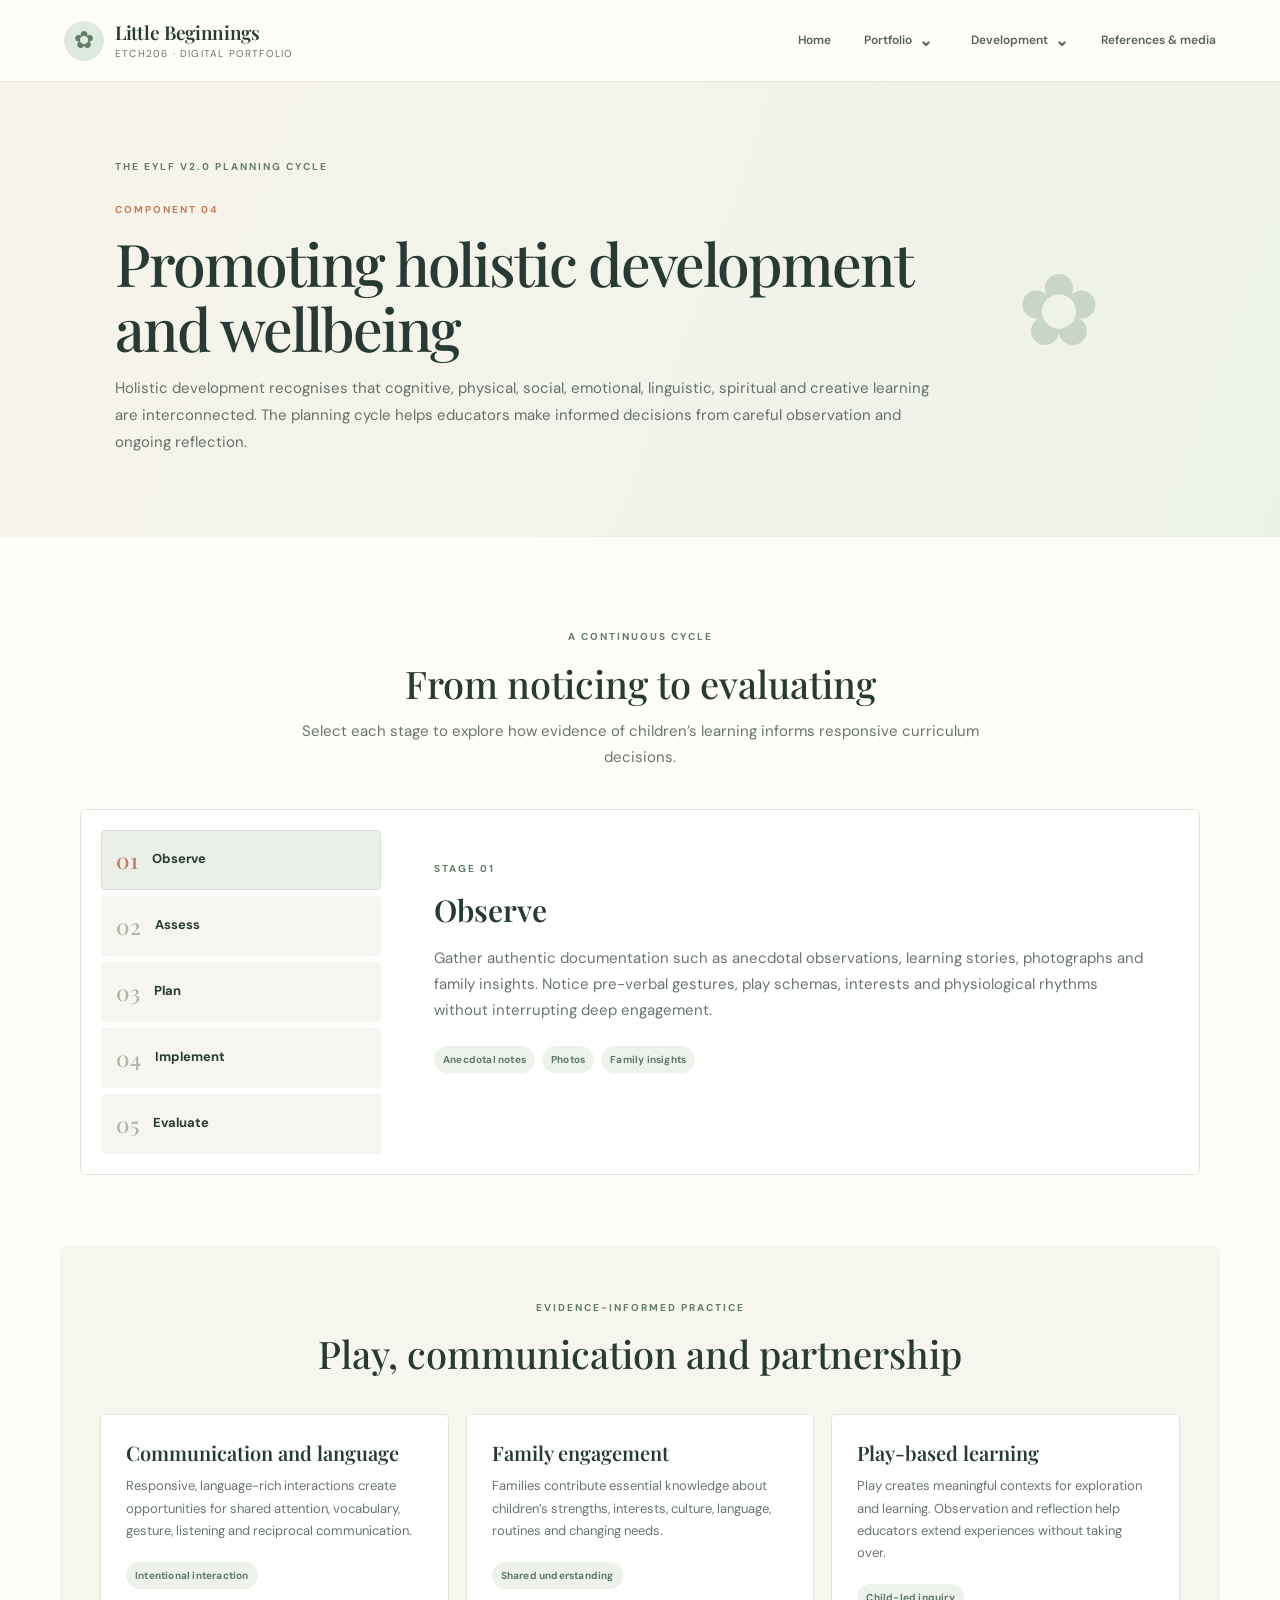
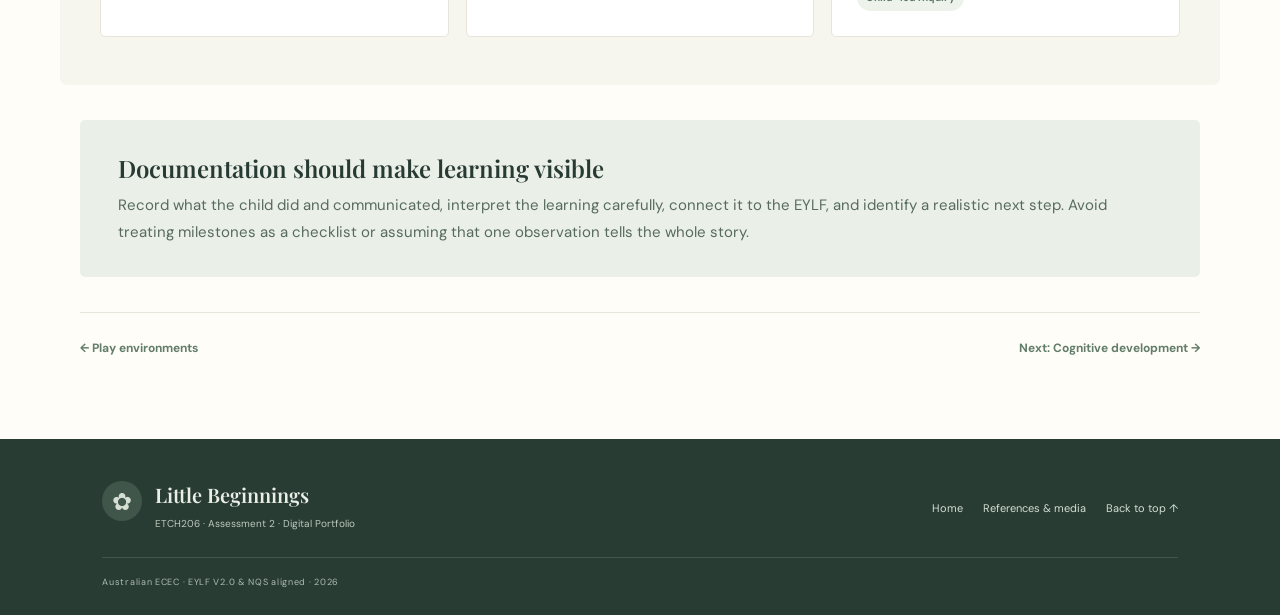
<file: planning.html>
<!doctype html>
<html lang="en-AU"><head><meta charset="utf-8"><meta name="viewport" content="width=device-width, initial-scale=1">
<meta name="description" content="Promoting holistic development and wellbeing — ETCH206 infant and toddler digital portfolio.">
<title>Promoting holistic development and wellbeing | Little Beginnings</title><link rel="icon" href="assets/favicon.svg" type="image/svg+xml"><link rel="stylesheet" href="css/styles.css"><script defer src="js/site.js"></script></head>
<body><a class="skip-link" href="#main">Skip to content</a>
<header class="site-header"><a class="brand" href="index.html"><span class="brand-mark">✿</span><span><strong>Little Beginnings</strong><small>ETCH206 · Digital Portfolio</small></span></a>
<button class="menu-toggle" aria-expanded="false" aria-controls="primary-nav" aria-label="Open navigation"><span></span><span></span><span></span></button>
<nav id="primary-nav" class="primary-nav" aria-label="Main navigation"><a href="index.html">Home</a>
<div class="nav-group"><button class="nav-trigger" aria-expanded="false">Portfolio <span>⌄</span></button><div class="nav-dropdown"><a href="foundations.html">01 · Foundations</a><a href="pedagogy.html">02 · Teaching pedagogy</a><a href="environments.html">03 · Play environments</a><a href="planning.html">04 · Planning cycle</a></div></div>
<div class="nav-group"><button class="nav-trigger" aria-expanded="false">Development <span>⌄</span></button><div class="nav-dropdown"><a href="cognitive.html">05 · Cognitive</a><a href="social.html">06 · Social</a><a href="emotional.html">07 · Emotional</a><a href="language.html">08 · Language & literacy</a><a href="perceptual.html">09 · Perceptual & senses</a></div></div><a href="resources.html">References & media</a></nav></header>
<main id="main"><section class="page-hero"><div><span class="eyebrow">THE EYLF V2.0 PLANNING CYCLE</span><p class="page-index">COMPONENT 04</p><h1>Promoting holistic development and wellbeing</h1><p class="hero-lead">Holistic development recognises that cognitive, physical, social, emotional, linguistic, spiritual and creative learning are interconnected. The planning cycle helps educators make informed decisions from careful observation and ongoing reflection.</p></div><div class="page-hero-mark">✿</div></section>
<div class="content-wrap">
<section class="content-section"><div class="section-heading"><span class="eyebrow">A CONTINUOUS CYCLE</span><h2>From noticing to evaluating</h2><p>Select each stage to explore how evidence of children’s learning informs responsive curriculum decisions.</p></div>
<div class="cycle-layout"><div class="cycle-steps" role="tablist" aria-label="Planning cycle stages"><button class="cycle-step active" data-cycle="observe"><b>01</b><span>Observe</span></button><button class="cycle-step" data-cycle="assess"><b>02</b><span>Assess</span></button><button class="cycle-step" data-cycle="plan"><b>03</b><span>Plan</span></button><button class="cycle-step" data-cycle="implement"><b>04</b><span>Implement</span></button><button class="cycle-step" data-cycle="evaluate"><b>05</b><span>Evaluate</span></button></div>
<div class="cycle-detail" aria-live="polite"><span class="eyebrow" id="cycle-kicker">STAGE 01</span><h3 id="cycle-title">Observe</h3><p id="cycle-copy">Gather authentic documentation such as anecdotal observations, learning stories, photographs and family insights. Notice pre-verbal gestures, play schemas, interests and physiological rhythms without interrupting deep engagement.</p><div class="tag-row" id="cycle-tags"><span class="tag">Anecdotal notes</span><span class="tag">Photos</span><span class="tag">Family insights</span></div></div></div></section>
<section class="content-section section-tint"><div class="section-heading"><span class="eyebrow">EVIDENCE-INFORMED PRACTICE</span><h2>Play, communication and partnership</h2></div><div class="three-cards"><article class="info-card"><h3>Communication and language</h3><p>Responsive, language-rich interactions create opportunities for shared attention, vocabulary, gesture, listening and reciprocal communication.</p><span class="tag">Intentional interaction</span></article><article class="info-card"><h3>Family engagement</h3><p>Families contribute essential knowledge about children’s strengths, interests, culture, language, routines and changing needs.</p><span class="tag">Shared understanding</span></article><article class="info-card"><h3>Play-based learning</h3><p>Play creates meaningful contexts for exploration and learning. Observation and reflection help educators extend experiences without taking over.</p><span class="tag">Child-led inquiry</span></article></div></section>
<section class="callout"><h2>Documentation should make learning visible</h2><p>Record what the child did and communicated, interpret the learning carefully, connect it to the EYLF, and identify a realistic next step. Avoid treating milestones as a checklist or assuming that one observation tells the whole story.</p></section>
<nav class="page-pager"><a href="environments.html">← Play environments</a><a href="cognitive.html">Next: Cognitive development →</a></nav></div></main>
<footer class="site-footer"><div class="footer-brand"><span class="brand-mark">✿</span><strong>Little Beginnings</strong><p>ETCH206 · Assessment 2 · Digital Portfolio</p></div><div class="footer-links"><a href="index.html">Home</a><a href="resources.html">References & media</a><a href="#main">Back to top ↑</a></div><small class="copyright">Australian ECEC · EYLF V2.0 & NQS aligned · 2026</small></footer></body></html>
</file>
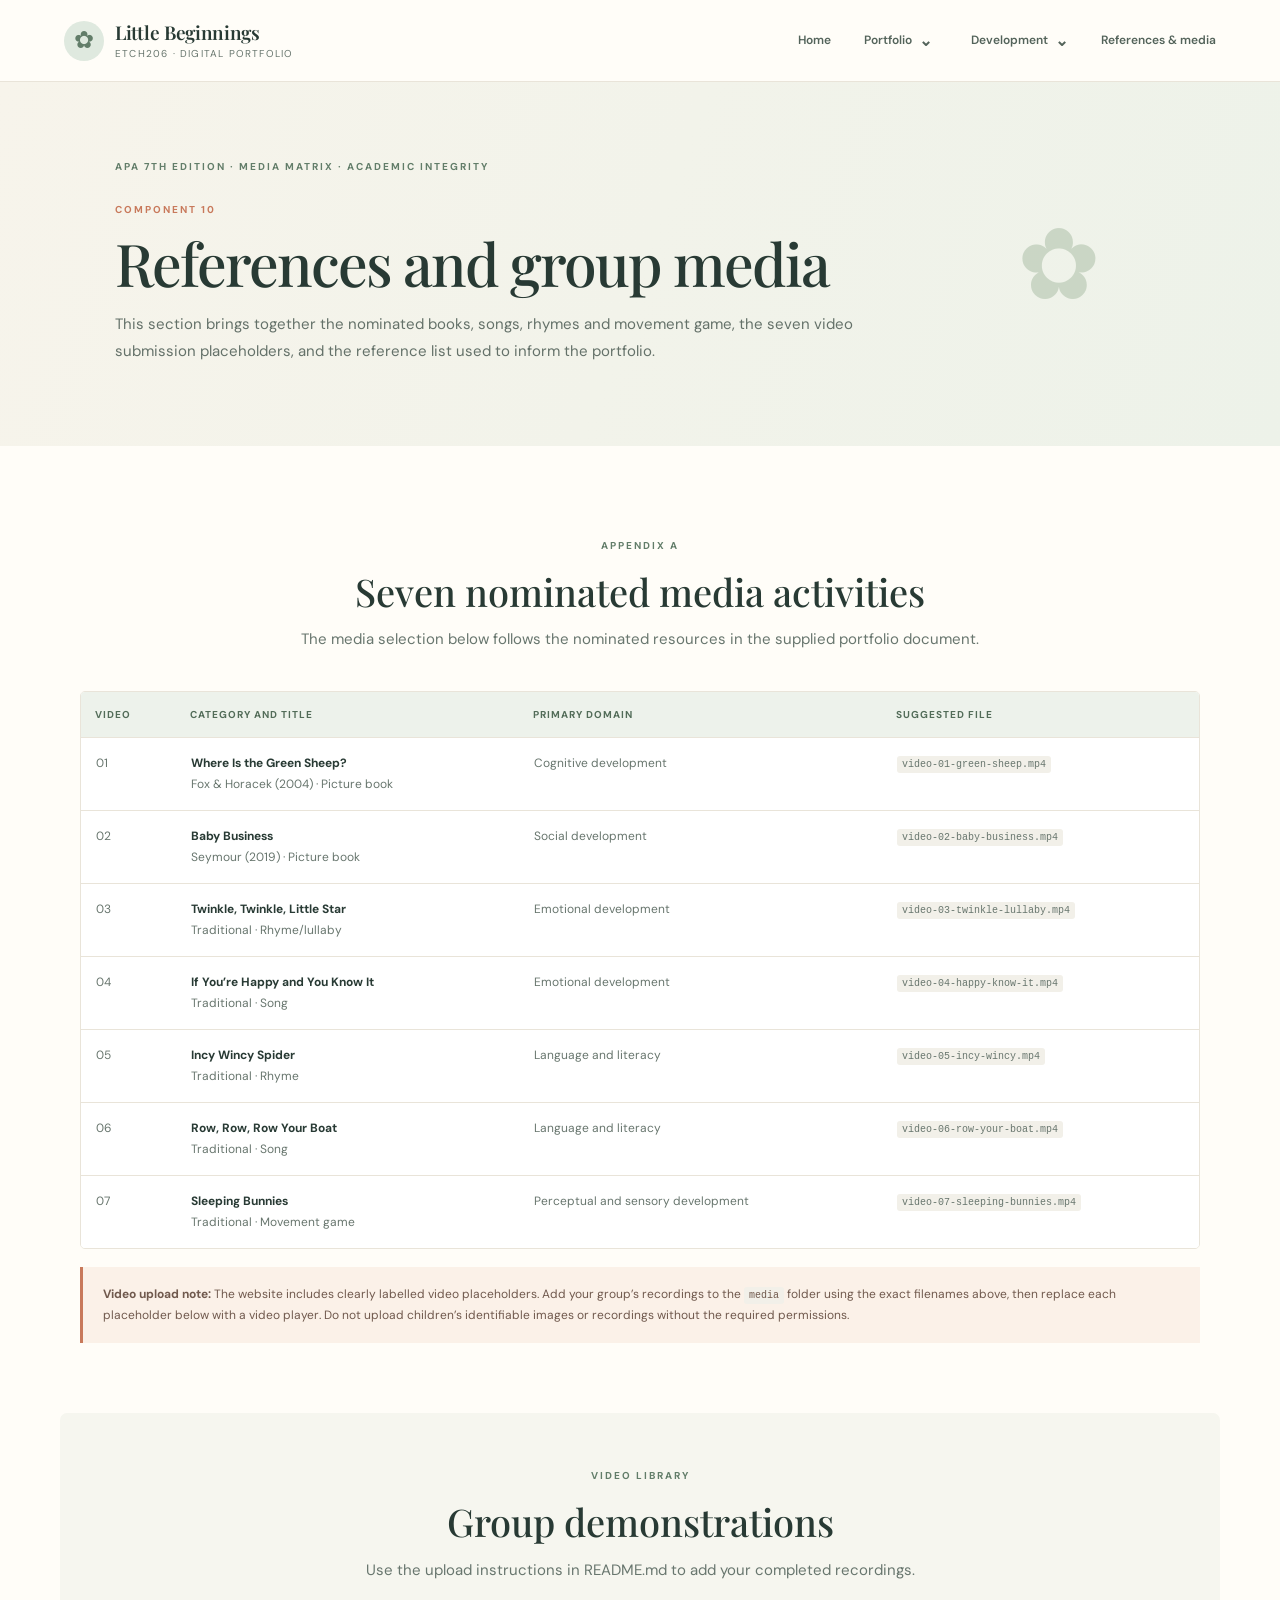
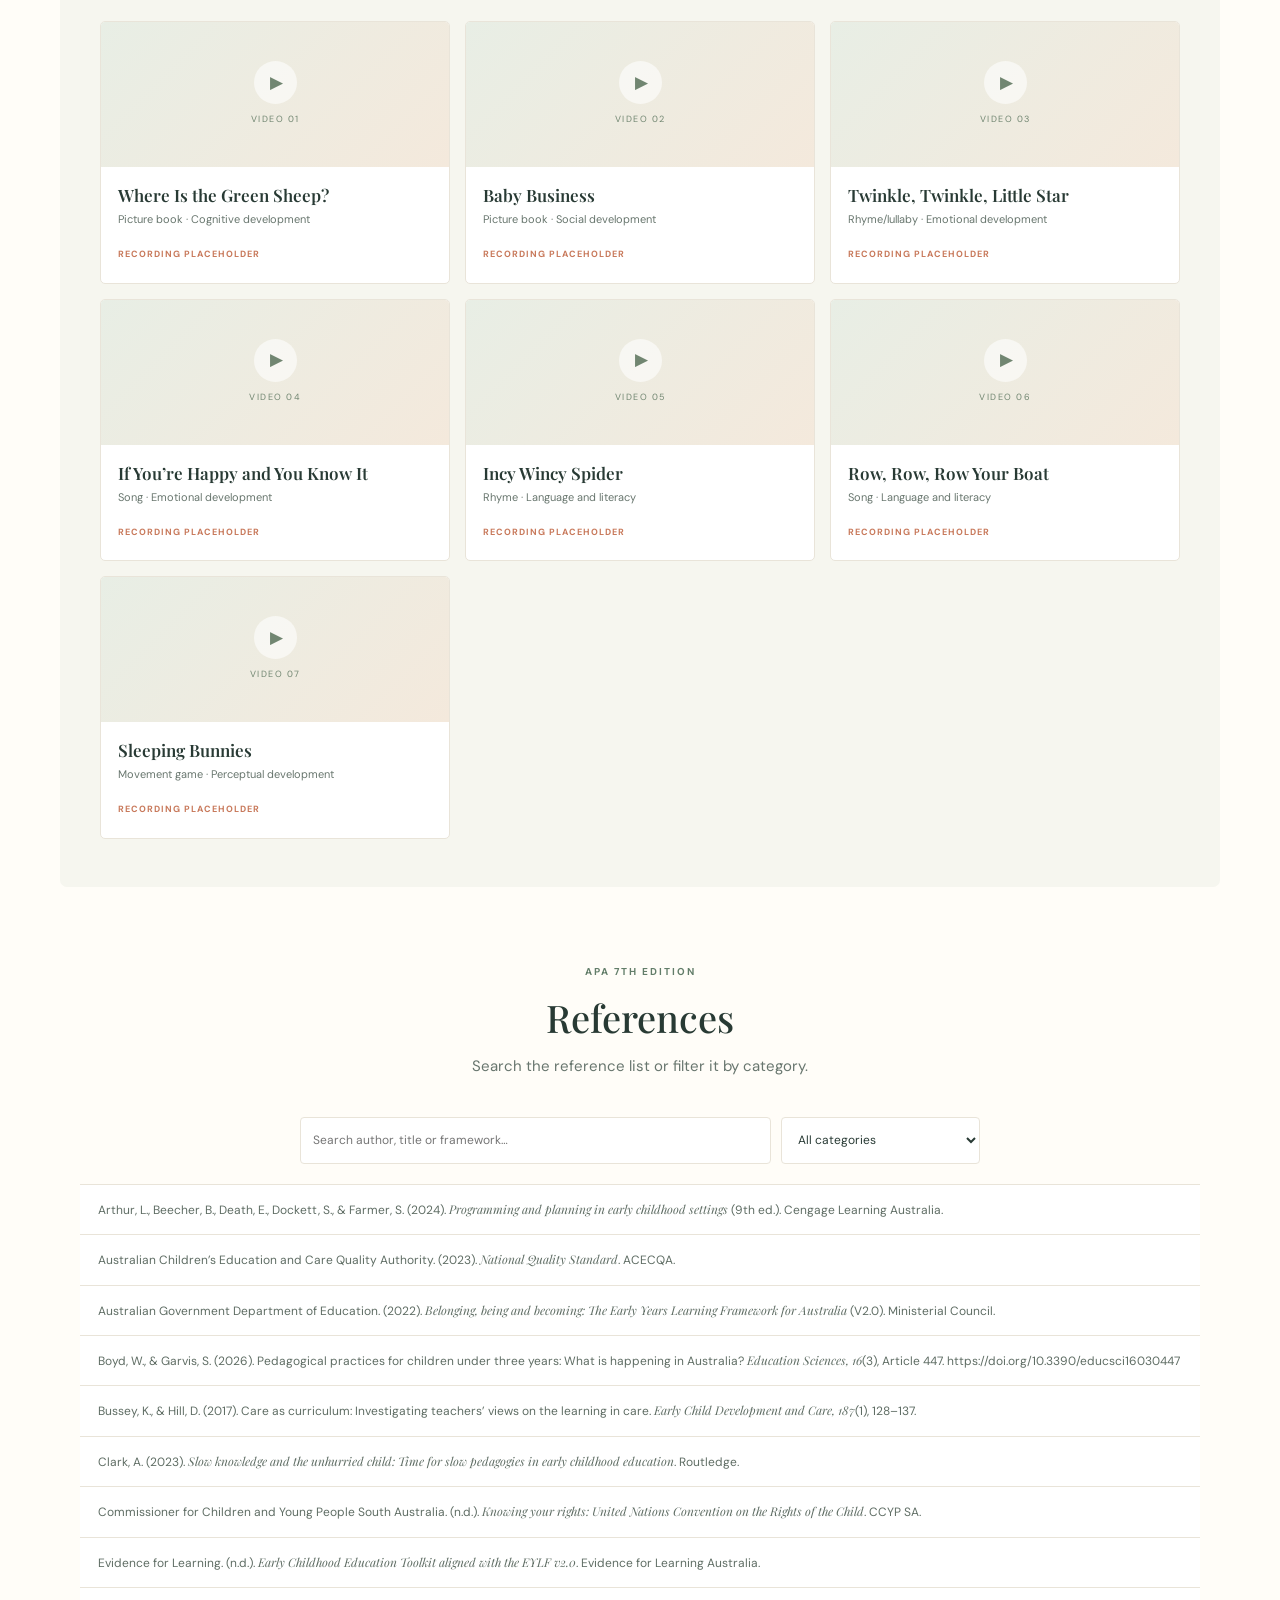
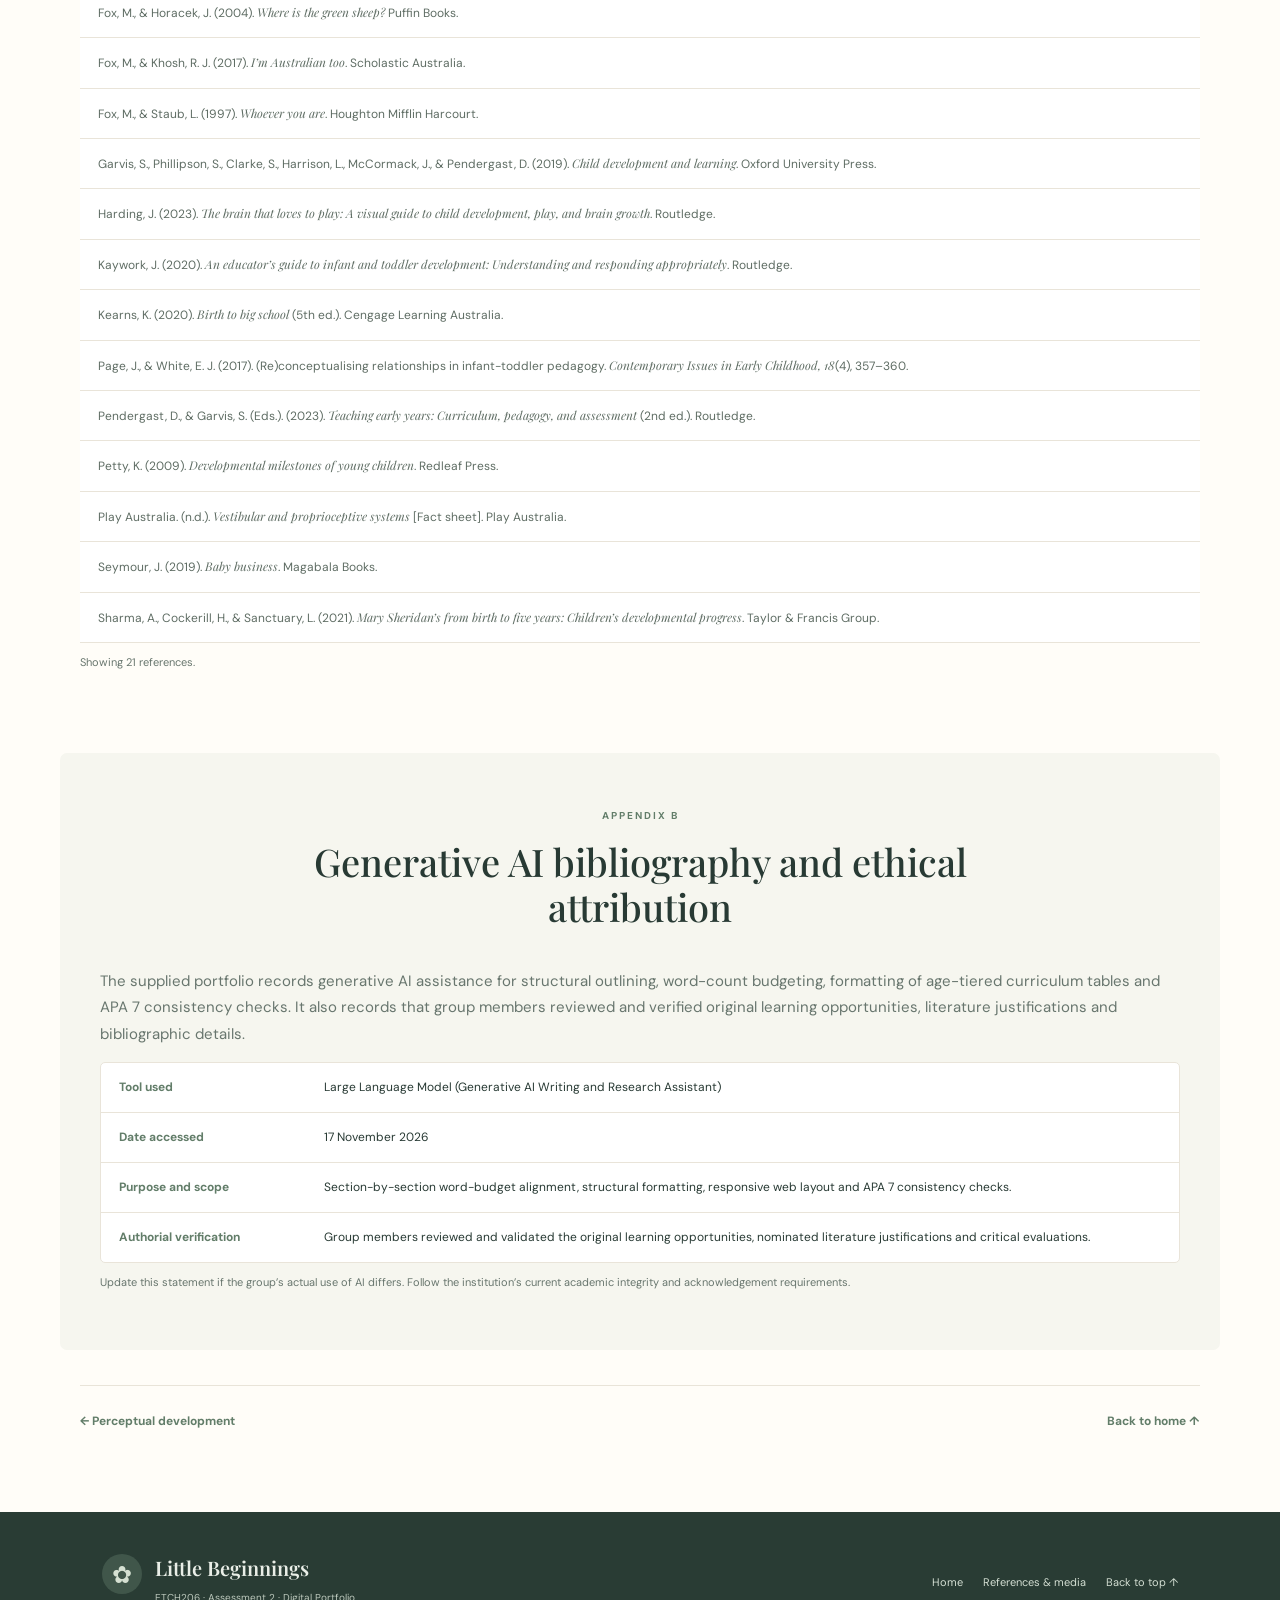
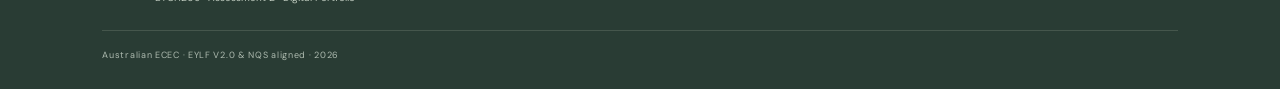
<file: resources.html>
<!doctype html>
<html lang="en-AU"><head><meta charset="utf-8"><meta name="viewport" content="width=device-width, initial-scale=1">
<meta name="description" content="References and group media — ETCH206 infant and toddler digital portfolio.">
<title>References and group media | Little Beginnings</title><link rel="icon" href="assets/favicon.svg" type="image/svg+xml"><link rel="stylesheet" href="css/styles.css"><script defer src="js/site.js"></script></head>
<body><a class="skip-link" href="#main">Skip to content</a>
<header class="site-header"><a class="brand" href="index.html"><span class="brand-mark">✿</span><span><strong>Little Beginnings</strong><small>ETCH206 · Digital Portfolio</small></span></a>
<button class="menu-toggle" aria-expanded="false" aria-controls="primary-nav" aria-label="Open navigation"><span></span><span></span><span></span></button>
<nav id="primary-nav" class="primary-nav" aria-label="Main navigation"><a href="index.html">Home</a>
<div class="nav-group"><button class="nav-trigger" aria-expanded="false">Portfolio <span>⌄</span></button><div class="nav-dropdown"><a href="foundations.html">01 · Foundations</a><a href="pedagogy.html">02 · Teaching pedagogy</a><a href="environments.html">03 · Play environments</a><a href="planning.html">04 · Planning cycle</a></div></div>
<div class="nav-group"><button class="nav-trigger" aria-expanded="false">Development <span>⌄</span></button><div class="nav-dropdown"><a href="cognitive.html">05 · Cognitive</a><a href="social.html">06 · Social</a><a href="emotional.html">07 · Emotional</a><a href="language.html">08 · Language & literacy</a><a href="perceptual.html">09 · Perceptual & senses</a></div></div><a href="resources.html">References & media</a></nav></header>
<main id="main"><section class="page-hero"><div><span class="eyebrow">APA 7TH EDITION · MEDIA MATRIX · ACADEMIC INTEGRITY</span><p class="page-index">COMPONENT 10</p><h1>References and group media</h1><p class="hero-lead">This section brings together the nominated books, songs, rhymes and movement game, the seven video submission placeholders, and the reference list used to inform the portfolio.</p></div><div class="page-hero-mark">✿</div></section>
<div class="content-wrap">
<section class="content-section"><div class="section-heading"><span class="eyebrow">APPENDIX A</span><h2>Seven nominated media activities</h2><p>The media selection below follows the nominated resources in the supplied portfolio document.</p></div>
<div class="table-wrap"><table><thead><tr><th>Video</th><th>Category and title</th><th>Primary domain</th><th>Suggested file</th></tr></thead><tbody>
<tr><td>01</td><td><strong>Where Is the Green Sheep?</strong><br>Fox & Horacek (2004) · Picture book</td><td>Cognitive development</td><td><code>video-01-green-sheep.mp4</code></td></tr>
<tr><td>02</td><td><strong>Baby Business</strong><br>Seymour (2019) · Picture book</td><td>Social development</td><td><code>video-02-baby-business.mp4</code></td></tr>
<tr><td>03</td><td><strong>Twinkle, Twinkle, Little Star</strong><br>Traditional · Rhyme/lullaby</td><td>Emotional development</td><td><code>video-03-twinkle-lullaby.mp4</code></td></tr>
<tr><td>04</td><td><strong>If You’re Happy and You Know It</strong><br>Traditional · Song</td><td>Emotional development</td><td><code>video-04-happy-know-it.mp4</code></td></tr>
<tr><td>05</td><td><strong>Incy Wincy Spider</strong><br>Traditional · Rhyme</td><td>Language and literacy</td><td><code>video-05-incy-wincy.mp4</code></td></tr>
<tr><td>06</td><td><strong>Row, Row, Row Your Boat</strong><br>Traditional · Song</td><td>Language and literacy</td><td><code>video-06-row-your-boat.mp4</code></td></tr>
<tr><td>07</td><td><strong>Sleeping Bunnies</strong><br>Traditional · Movement game</td><td>Perceptual and sensory development</td><td><code>video-07-sleeping-bunnies.mp4</code></td></tr>
</tbody></table></div>
<div class="notice"><strong>Video upload note:</strong> The website includes clearly labelled video placeholders. Add your group’s recordings to the <code>media</code> folder using the exact filenames above, then replace each placeholder below with a video player. Do not upload children’s identifiable images or recordings without the required permissions.</div>
</section>
<section class="content-section section-tint"><div class="section-heading"><span class="eyebrow">VIDEO LIBRARY</span><h2>Group demonstrations</h2><p>Use the upload instructions in README.md to add your completed recordings.</p></div>
<div class="video-grid">
<article class="video-card"><div class="video-placeholder"><span>▶</span><small>VIDEO 01</small></div><div class="video-info"><h3>Where Is the Green Sheep?</h3><p>Picture book · Cognitive development</p><span class="video-status">Recording placeholder</span></div></article><article class="video-card"><div class="video-placeholder"><span>▶</span><small>VIDEO 02</small></div><div class="video-info"><h3>Baby Business</h3><p>Picture book · Social development</p><span class="video-status">Recording placeholder</span></div></article><article class="video-card"><div class="video-placeholder"><span>▶</span><small>VIDEO 03</small></div><div class="video-info"><h3>Twinkle, Twinkle, Little Star</h3><p>Rhyme/lullaby · Emotional development</p><span class="video-status">Recording placeholder</span></div></article><article class="video-card"><div class="video-placeholder"><span>▶</span><small>VIDEO 04</small></div><div class="video-info"><h3>If You’re Happy and You Know It</h3><p>Song · Emotional development</p><span class="video-status">Recording placeholder</span></div></article><article class="video-card"><div class="video-placeholder"><span>▶</span><small>VIDEO 05</small></div><div class="video-info"><h3>Incy Wincy Spider</h3><p>Rhyme · Language and literacy</p><span class="video-status">Recording placeholder</span></div></article><article class="video-card"><div class="video-placeholder"><span>▶</span><small>VIDEO 06</small></div><div class="video-info"><h3>Row, Row, Row Your Boat</h3><p>Song · Language and literacy</p><span class="video-status">Recording placeholder</span></div></article><article class="video-card"><div class="video-placeholder"><span>▶</span><small>VIDEO 07</small></div><div class="video-info"><h3>Sleeping Bunnies</h3><p>Movement game · Perceptual development</p><span class="video-status">Recording placeholder</span></div></article>
</div></section>
<section class="content-section"><div class="section-heading"><span class="eyebrow">APA 7TH EDITION</span><h2>References</h2><p>Search the reference list or filter it by category.</p></div>
<div class="reference-tools"><input id="reference-search" type="search" placeholder="Search author, title or framework…" aria-label="Search references"><select id="reference-filter" aria-label="Filter references"><option value="all">All categories</option><option value="framework">Frameworks & policy</option><option value="theory">Theory & pedagogy</option><option value="development">Development & curriculum</option><option value="media">Children’s media</option><option value="other">Other</option></select></div>
<div id="reference-list" class="reference-list">
<div class="reference-item" data-category="development">Arthur, L., Beecher, B., Death, E., Dockett, S., & Farmer, S. (2024). <em>Programming and planning in early childhood settings</em> (9th ed.). Cengage Learning Australia.</div>
<div class="reference-item" data-category="framework">Australian Children’s Education and Care Quality Authority. (2023). <em>National Quality Standard</em>. ACECQA.</div>
<div class="reference-item" data-category="framework">Australian Government Department of Education. (2022). <em>Belonging, being and becoming: The Early Years Learning Framework for Australia</em> (V2.0). Ministerial Council.</div>
<div class="reference-item" data-category="theory">Boyd, W., & Garvis, S. (2026). Pedagogical practices for children under three years: What is happening in Australia? <em>Education Sciences, 16</em>(3), Article 447. https://doi.org/10.3390/educsci16030447</div>
<div class="reference-item" data-category="theory">Bussey, K., & Hill, D. (2017). Care as curriculum: Investigating teachers’ views on the learning in care. <em>Early Child Development and Care, 187</em>(1), 128–137.</div>
<div class="reference-item" data-category="theory">Clark, A. (2023). <em>Slow knowledge and the unhurried child: Time for slow pedagogies in early childhood education</em>. Routledge.</div>
<div class="reference-item" data-category="framework">Commissioner for Children and Young People South Australia. (n.d.). <em>Knowing your rights: United Nations Convention on the Rights of the Child</em>. CCYP SA.</div>
<div class="reference-item" data-category="other">Evidence for Learning. (n.d.). <em>Early Childhood Education Toolkit aligned with the EYLF v2.0</em>. Evidence for Learning Australia.</div>
<div class="reference-item" data-category="media">Fox, M., & Horacek, J. (2004). <em>Where is the green sheep?</em> Puffin Books.</div>
<div class="reference-item" data-category="media">Fox, M., & Khosh, R. J. (2017). <em>I’m Australian too</em>. Scholastic Australia.</div>
<div class="reference-item" data-category="media">Fox, M., & Staub, L. (1997). <em>Whoever you are</em>. Houghton Mifflin Harcourt.</div>
<div class="reference-item" data-category="development">Garvis, S., Phillipson, S., Clarke, S., Harrison, L., McCormack, J., & Pendergast, D. (2019). <em>Child development and learning</em>. Oxford University Press.</div>
<div class="reference-item" data-category="development">Harding, J. (2023). <em>The brain that loves to play: A visual guide to child development, play, and brain growth</em>. Routledge.</div>
<div class="reference-item" data-category="development">Kaywork, J. (2020). <em>An educator’s guide to infant and toddler development: Understanding and responding appropriately</em>. Routledge.</div>
<div class="reference-item" data-category="development">Kearns, K. (2020). <em>Birth to big school</em> (5th ed.). Cengage Learning Australia.</div>
<div class="reference-item" data-category="theory">Page, J., & White, E. J. (2017). (Re)conceptualising relationships in infant-toddler pedagogy. <em>Contemporary Issues in Early Childhood, 18</em>(4), 357–360.</div>
<div class="reference-item" data-category="development">Pendergast, D., & Garvis, S. (Eds.). (2023). <em>Teaching early years: Curriculum, pedagogy, and assessment</em> (2nd ed.). Routledge.</div>
<div class="reference-item" data-category="development">Petty, K. (2009). <em>Developmental milestones of young children</em>. Redleaf Press.</div>
<div class="reference-item" data-category="other">Play Australia. (n.d.). <em>Vestibular and proprioceptive systems</em> [Fact sheet]. Play Australia.</div>
<div class="reference-item" data-category="media">Seymour, J. (2019). <em>Baby business</em>. Magabala Books.</div>
<div class="reference-item" data-category="development">Sharma, A., Cockerill, H., & Sanctuary, L. (2021). <em>Mary Sheridan’s from birth to five years: Children’s developmental progress</em>. Taylor & Francis Group.</div>
</div><p id="reference-count" class="small-note" aria-live="polite">Showing 21 references.</p></section>
<section class="content-section section-tint"><div class="section-heading"><span class="eyebrow">APPENDIX B</span><h2>Generative AI bibliography and ethical attribution</h2></div><p>The supplied portfolio records generative AI assistance for structural outlining, word-count budgeting, formatting of age-tiered curriculum tables and APA 7 consistency checks. It also records that group members reviewed and verified original learning opportunities, literature justifications and bibliographic details.</p><div class="integrity-table"><div><b>Tool used</b><span>Large Language Model (Generative AI Writing and Research Assistant)</span></div><div><b>Date accessed</b><span>17 November 2026</span></div><div><b>Purpose and scope</b><span>Section-by-section word-budget alignment, structural formatting, responsive web layout and APA 7 consistency checks.</span></div><div><b>Authorial verification</b><span>Group members reviewed and validated the original learning opportunities, nominated literature justifications and critical evaluations.</span></div></div><p class="small-note">Update this statement if the group’s actual use of AI differs. Follow the institution’s current academic integrity and acknowledgement requirements.</p></section>
<nav class="page-pager"><a href="perceptual.html">← Perceptual development</a><a href="index.html">Back to home ↑</a></nav></div></main>
<footer class="site-footer"><div class="footer-brand"><span class="brand-mark">✿</span><strong>Little Beginnings</strong><p>ETCH206 · Assessment 2 · Digital Portfolio</p></div><div class="footer-links"><a href="index.html">Home</a><a href="resources.html">References & media</a><a href="#main">Back to top ↑</a></div><small class="copyright">Australian ECEC · EYLF V2.0 & NQS aligned · 2026</small></footer></body></html>
</file>
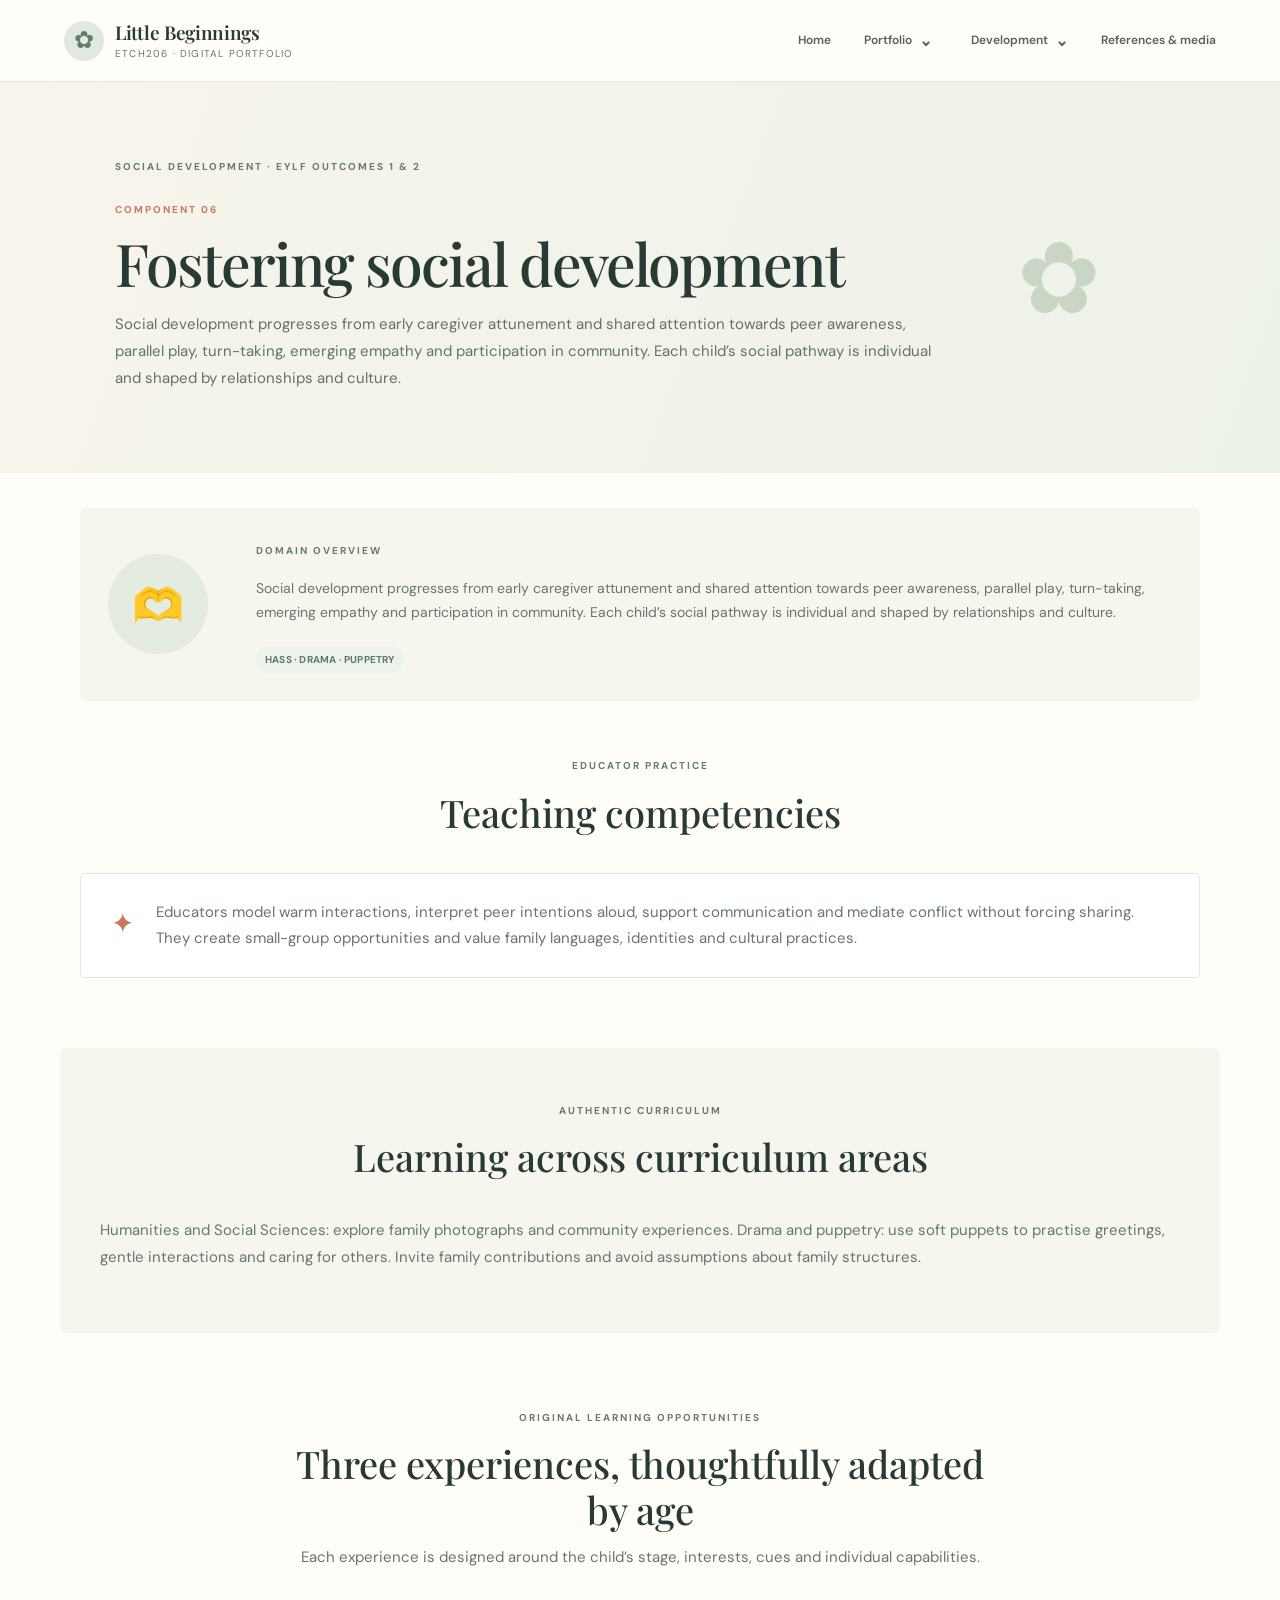
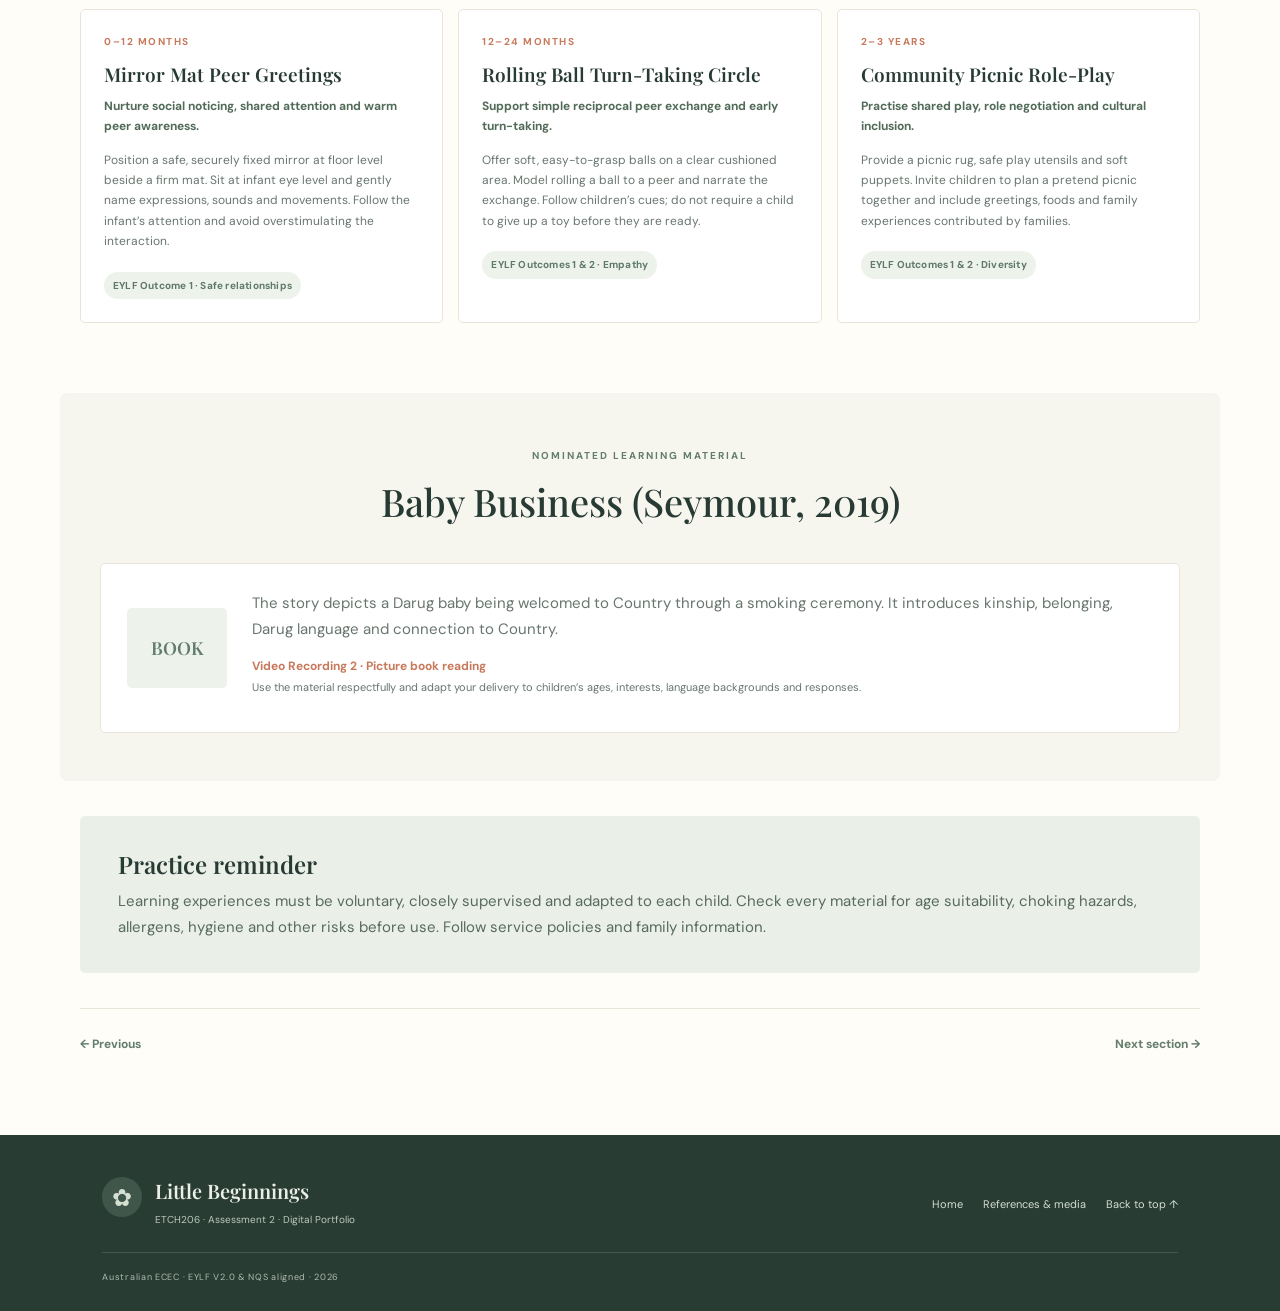
<file: social.html>
<!doctype html>
<html lang="en-AU"><head><meta charset="utf-8"><meta name="viewport" content="width=device-width, initial-scale=1">
<meta name="description" content="Fostering social development — ETCH206 infant and toddler digital portfolio.">
<title>Fostering social development | Little Beginnings</title><link rel="icon" href="assets/favicon.svg" type="image/svg+xml"><link rel="stylesheet" href="css/styles.css"><script defer src="js/site.js"></script></head>
<body><a class="skip-link" href="#main">Skip to content</a>
<header class="site-header"><a class="brand" href="index.html"><span class="brand-mark">✿</span><span><strong>Little Beginnings</strong><small>ETCH206 · Digital Portfolio</small></span></a>
<button class="menu-toggle" aria-expanded="false" aria-controls="primary-nav" aria-label="Open navigation"><span></span><span></span><span></span></button>
<nav id="primary-nav" class="primary-nav" aria-label="Main navigation"><a href="index.html">Home</a>
<div class="nav-group"><button class="nav-trigger" aria-expanded="false">Portfolio <span>⌄</span></button><div class="nav-dropdown"><a href="foundations.html">01 · Foundations</a><a href="pedagogy.html">02 · Teaching pedagogy</a><a href="environments.html">03 · Play environments</a><a href="planning.html">04 · Planning cycle</a></div></div>
<div class="nav-group"><button class="nav-trigger" aria-expanded="false">Development <span>⌄</span></button><div class="nav-dropdown"><a href="cognitive.html">05 · Cognitive</a><a href="social.html">06 · Social</a><a href="emotional.html">07 · Emotional</a><a href="language.html">08 · Language & literacy</a><a href="perceptual.html">09 · Perceptual & senses</a></div></div><a href="resources.html">References & media</a></nav></header>
<main id="main"><section class="page-hero"><div><span class="eyebrow">SOCIAL DEVELOPMENT · EYLF OUTCOMES 1 & 2</span><p class="page-index">COMPONENT 06</p><h1>Fostering social development</h1><p class="hero-lead">Social development progresses from early caregiver attunement and shared attention towards peer awareness, parallel play, turn-taking, emerging empathy and participation in community. Each child’s social pathway is individual and shaped by relationships and culture.</p></div><div class="page-hero-mark">✿</div></section>
<div class="content-wrap"><section class="domain-overview"><div class="domain-symbol">🫶</div><div><span class="eyebrow">DOMAIN OVERVIEW</span><p>Social development progresses from early caregiver attunement and shared attention towards peer awareness, parallel play, turn-taking, emerging empathy and participation in community. Each child’s social pathway is individual and shaped by relationships and culture.</p><span class="tag">HASS · DRAMA · PUPPETRY</span></div></section>
<section class="content-section"><div class="section-heading"><span class="eyebrow">EDUCATOR PRACTICE</span><h2>Teaching competencies</h2></div><div class="feature-panel"><span class="feature-icon">✦</span><p>Educators model warm interactions, interpret peer intentions aloud, support communication and mediate conflict without forcing sharing. They create small-group opportunities and value family languages, identities and cultural practices.</p></div></section>
<section class="content-section section-tint"><div class="section-heading"><span class="eyebrow">AUTHENTIC CURRICULUM</span><h2>Learning across curriculum areas</h2></div><p>Humanities and Social Sciences: explore family photographs and community experiences. Drama and puppetry: use soft puppets to practise greetings, gentle interactions and caring for others. Invite family contributions and avoid assumptions about family structures.</p></section>
<section class="content-section"><div class="section-heading"><span class="eyebrow">ORIGINAL LEARNING OPPORTUNITIES</span><h2>Three experiences, thoughtfully adapted by age</h2><p>Each experience is designed around the child’s stage, interests, cues and individual capabilities.</p></div><div class="plans-grid"><article class="learning-plan"><div class="plan-age">0–12 months</div><h3>Mirror Mat Peer Greetings</h3><p class="plan-intention">Nurture social noticing, shared attention and warm peer awareness.</p><p>Position a safe, securely fixed mirror at floor level beside a firm mat. Sit at infant eye level and gently name expressions, sounds and movements. Follow the infant’s attention and avoid overstimulating the interaction.</p><span class="tag">EYLF Outcome 1 · Safe relationships</span></article><article class="learning-plan"><div class="plan-age">12–24 months</div><h3>Rolling Ball Turn-Taking Circle</h3><p class="plan-intention">Support simple reciprocal peer exchange and early turn-taking.</p><p>Offer soft, easy-to-grasp balls on a clear cushioned area. Model rolling a ball to a peer and narrate the exchange. Follow children’s cues; do not require a child to give up a toy before they are ready.</p><span class="tag">EYLF Outcomes 1 & 2 · Empathy</span></article><article class="learning-plan"><div class="plan-age">2–3 years</div><h3>Community Picnic Role-Play</h3><p class="plan-intention">Practise shared play, role negotiation and cultural inclusion.</p><p>Provide a picnic rug, safe play utensils and soft puppets. Invite children to plan a pretend picnic together and include greetings, foods and family experiences contributed by families.</p><span class="tag">EYLF Outcomes 1 & 2 · Diversity</span></article></div></section>
<section class="content-section section-tint"><div class="section-heading"><span class="eyebrow">NOMINATED LEARNING MATERIAL</span><h2>Baby Business (Seymour, 2019)</h2></div><div class="media-highlight"><div class="media-number">BOOK</div><div><p>The story depicts a Darug baby being welcomed to Country through a smoking ceremony. It introduces kinship, belonging, Darug language and connection to Country.</p><strong>Video Recording 2 · Picture book reading</strong><p class="small-note">Use the material respectfully and adapt your delivery to children’s ages, interests, language backgrounds and responses.</p></div></div></section>
<section class="callout"><h2>Practice reminder</h2><p>Learning experiences must be voluntary, closely supervised and adapted to each child. Check every material for age suitability, choking hazards, allergens, hygiene and other risks before use. Follow service policies and family information.</p></section>
<nav class="page-pager"><a href="cognitive.html">← Previous</a><a href="emotional.html">Next section →</a></nav></div></main>
<footer class="site-footer"><div class="footer-brand"><span class="brand-mark">✿</span><strong>Little Beginnings</strong><p>ETCH206 · Assessment 2 · Digital Portfolio</p></div><div class="footer-links"><a href="index.html">Home</a><a href="resources.html">References & media</a><a href="#main">Back to top ↑</a></div><small class="copyright">Australian ECEC · EYLF V2.0 & NQS aligned · 2026</small></footer></body></html>
</file>
<file: css/styles.css>
@import url('https://fonts.googleapis.com/css2?family=DM+Sans:wght@400;500;600;700&family=Playfair+Display:ital,wght@0,500;0,600;0,700;1,500;1,600&display=swap');
:root{--ink:#283a34;--muted:#68766e;--cream:#fbf8f1;--paper:#fffdf8;--sage:#dfe9df;--sage-dark:#627d69;--terracotta:#c8795b;--peach:#f2e1d5;--gold:#d5ad69;--line:#e9e4d9;--shadow:0 16px 45px rgba(46,61,49,.08);--serif:'Playfair Display',Georgia,serif;--sans:'DM Sans',Arial,sans-serif}
*{box-sizing:border-box}html{scroll-behavior:smooth;scroll-padding-top:100px}body{margin:0;background:var(--paper);color:var(--ink);font-family:var(--sans);font-size:15px;line-height:1.75}a{color:inherit;text-decoration:none}button,input,select{font:inherit}.skip-link{position:absolute;left:-999px;top:8px;background:#fff;padding:10px;z-index:99}.skip-link:focus{left:8px}.site-header{height:82px;display:flex;align-items:center;justify-content:space-between;padding:0 clamp(20px,5vw,76px);background:rgba(255,253,248,.96);border-bottom:1px solid var(--line);position:sticky;top:0;z-index:50;backdrop-filter:blur(12px)}.brand{display:flex;gap:11px;align-items:center;line-height:1.2}.brand-mark{display:grid;place-items:center;width:40px;height:40px;border-radius:50%;background:var(--sage);color:var(--sage-dark);font-size:24px}.brand strong{display:block;font-family:var(--serif);font-size:19px;font-weight:600;letter-spacing:-.3px}.brand small{display:block;color:var(--muted);font-size:10px;letter-spacing:1.2px;text-transform:uppercase;margin-top:4px}.primary-nav{display:flex;align-items:center;gap:27px;height:100%;font-size:12px;font-weight:600;color:#53635a}.primary-nav>a,.nav-trigger{height:100%;display:flex;align-items:center;position:relative}.primary-nav>a:hover,.nav-trigger:hover,.primary-nav>a.active{color:var(--terracotta)}.nav-group{height:100%;position:relative;display:flex;align-items:center}.nav-trigger{border:0;background:none;color:inherit;gap:7px;cursor:pointer;font-weight:600}.nav-trigger span{font-size:16px}.nav-dropdown{display:none;position:absolute;top:70px;left:-16px;min-width:220px;background:#fffdf8;border:1px solid var(--line);border-radius:12px;padding:9px;box-shadow:var(--shadow)}.nav-group:hover .nav-dropdown,.nav-group:focus-within .nav-dropdown,.nav-group.open .nav-dropdown{display:grid}.nav-dropdown a{padding:9px 12px;border-radius:7px;font-size:12px}.nav-dropdown a:hover{background:var(--sage);color:var(--ink)}.menu-toggle{display:none;border:0;background:none;padding:8px}.menu-toggle span{display:block;width:23px;height:2px;background:var(--ink);margin:5px}
.hero{min-height:590px;padding:80px clamp(24px,8vw,125px);display:grid;grid-template-columns:1.05fr .95fr;align-items:center;gap:50px;background:linear-gradient(115deg,#fbf8f1 0%,#f5f0e5 58%,#edf1e8 100%);overflow:hidden}.eyebrow{font-size:10px;letter-spacing:2px;text-transform:uppercase;color:var(--sage-dark);font-weight:700}.hero h1,.page-hero h1{font:500 clamp(44px,5.4vw,72px)/1.1 var(--serif);letter-spacing:-2px;margin:20px 0;color:var(--ink)}.hero h1 em{color:var(--terracotta);font-weight:500}.hero-lead{font-size:17px;line-height:1.8;color:#647169;max-width:570px}.hero-actions{display:flex;align-items:center;gap:25px;margin-top:32px;flex-wrap:wrap}.button{display:inline-flex;align-items:center;gap:25px;padding:14px 20px;border-radius:4px;font-size:12px;font-weight:700}.button-primary{background:var(--sage-dark);color:white}.button-primary:hover{background:#4e6855;transform:translateY(-1px)}.text-link{font-size:12px;font-weight:700;color:var(--terracotta);border-bottom:1px solid #d9b5a3;padding-bottom:4px}.hero-note{display:flex;align-items:center;gap:11px;margin-top:45px;color:#718076;font-size:11px}.note-icon{font-size:20px;color:var(--terracotta)}.hero-art{height:390px;position:relative;overflow:hidden;border-radius:48% 48% 12px 12px;background:#e7ede2;box-shadow:var(--shadow)}.sun{position:absolute;width:125px;height:125px;background:#e8c98f;border-radius:50%;top:45px;right:65px}.hill{position:absolute;bottom:-70px;width:120%;height:230px;border-radius:50% 50% 0 0}.hill-back{background:#b6c9b1;left:-25%;transform:rotate(-8deg)}.hill-front{background:#839d83;left:12%;bottom:-120px;transform:rotate(9deg)}.flower{position:absolute;color:#fff7e8;text-shadow:0 2px 8px #708a6c;font-size:45px}.flower-one{left:19%;bottom:100px}.flower-two{right:22%;bottom:150px;font-size:33px}.flower-three{left:53%;bottom:60px;font-size:27px}.bird{position:absolute;top:105px;left:23%;font-size:58px;color:#647d6a;transform:rotate(-20deg)}.art-label{position:absolute;bottom:25px;left:28px;color:white;font:italic 19px var(--serif);z-index:2}.intro-strip{padding:78px clamp(24px,10vw,150px);display:grid;grid-template-columns:.7fr 1.3fr;gap:70px;align-items:center}.intro-strip h2,.section-heading h2,.closing-quote blockquote{font:500 clamp(30px,3.5vw,43px)/1.2 var(--serif);margin:12px 0}.intro-strip>p{color:var(--muted);font-size:16px;max-width:690px}.stats-grid{padding:0 clamp(24px,8vw,125px) 75px;display:grid;grid-template-columns:repeat(4,1fr);gap:14px}.stat-card{padding:25px;background:#f7f5ee;border:1px solid #eee9df;border-radius:5px;display:grid}.stat-number{font:500 38px var(--serif);color:var(--terracotta)}.stat-label{font-size:13px;font-weight:700;margin-top:4px}.stat-card small{font-size:11px;color:var(--muted);margin-top:6px}.section{padding:80px clamp(24px,8vw,125px)}.section-soft,.section-tint{background:#f6f6ef}.section-heading{text-align:center;max-width:730px;margin:0 auto 38px}.section-heading h2{font-size:38px}.section-heading>p{color:var(--muted);margin:8px auto}.component-grid{display:grid;grid-template-columns:repeat(5,1fr);gap:14px}.component-card{position:relative;background:#fffdf9;border:1px solid var(--line);padding:22px 18px;min-height:205px;border-radius:5px;transition:.2s}.component-card:hover{transform:translateY(-4px);box-shadow:var(--shadow);border-color:#cbd8c9}.card-number{position:absolute;right:15px;top:13px;color:#b7c2b5;font-size:10px;font-weight:700;letter-spacing:1px}.card-icon{display:block;font-size:24px;margin:8px 0 15px}.component-card h3,.info-card h3,.zone-card h3,.learning-plan h3{font:600 18px/1.3 var(--serif);margin:0 0 9px}.component-card p,.info-card p,.zone-card p,.learning-plan p{font-size:12px;line-height:1.7;color:var(--muted);margin:0 0 13px}.card-arrow{font-size:11px;font-weight:700;color:var(--terracotta)}.closing-quote{text-align:center;padding:80px 24px;background:#e9efe7}.closing-quote>span{font:70px var(--serif);color:#9caf9a;line-height:.8}.closing-quote blockquote{max-width:700px;margin:10px auto 15px}.closing-quote small{font-size:11px;color:var(--muted);letter-spacing:.5px}
.page-hero{padding:70px clamp(24px,9vw,135px) 66px;background:linear-gradient(110deg,#f7f4eb,#edf2e9);display:flex;justify-content:space-between;align-items:center;gap:35px}.page-hero h1{font-size:clamp(40px,4.6vw,60px);max-width:800px;margin:12px 0}.page-hero .hero-lead{max-width:820px;font-size:15px}.page-index{font-size:10px;letter-spacing:2px;font-weight:700;color:var(--terracotta);margin:23px 0 0}.page-hero-mark{font-size:100px;color:#c2d0bd;opacity:.8;margin-right:5vw}.content-wrap{max-width:1180px;margin:auto;padding:35px 30px 80px}.content-section{padding:50px 0}.content-section.section-tint{padding:48px 40px;margin:20px -20px;border-radius:7px}.three-cards{display:grid;grid-template-columns:repeat(3,1fr);gap:17px}.info-card,.zone-card{background:#fff;border:1px solid var(--line);padding:25px;border-radius:5px}.info-card .card-icon{font-size:27px}.info-card h3{font-size:20px}.info-card p,.zone-card p{font-size:13px}.tag{display:inline-block;background:#edf2eb;color:#5e7965;padding:5px 9px;border-radius:20px;font-size:10px;font-weight:700;letter-spacing:.2px;margin-top:7px}.split-feature{display:grid;grid-template-columns:1fr .9fr;gap:45px;align-items:start}.split-feature h3{font:600 25px var(--serif)}.split-feature p,.content-section>p{color:var(--muted)}.framework-panel{background:#f4f1e8;border-left:3px solid var(--gold);padding:25px 30px;border-radius:3px}.framework-label{font-size:9px;letter-spacing:1.7px;color:var(--sage-dark);font-weight:700}.framework-panel ol{padding-left:20px;margin:15px 0 0}.framework-panel li{padding:5px 0;color:#59675f;font-size:13px}.rights-grid{display:grid;grid-template-columns:repeat(5,1fr);gap:12px}.right-item{padding:18px;background:#f7f5ef;border-radius:4px}.right-item b{font:600 17px var(--serif);color:var(--terracotta)}.right-item p{font-size:12px;color:var(--muted);line-height:1.6}.callout{background:#eaf0e8;padding:32px 38px;border-radius:5px;margin:35px 0}.callout h2{font:600 24px var(--serif);margin:0 0 8px}.callout p{margin:0;color:#586a5d}.page-pager{display:flex;justify-content:space-between;border-top:1px solid var(--line);padding-top:25px;margin-top:35px;font-size:12px;font-weight:700;color:var(--sage-dark)}.page-pager a:hover{color:var(--terracotta)}
.numbered-list{max-width:800px;margin:auto}.numbered-list>div{display:flex;gap:22px;padding:17px 0;border-bottom:1px solid var(--line);align-items:flex-start}.numbered-list b{font:500 23px var(--serif);color:var(--terracotta)}.numbered-list strong{display:block;font-size:14px}.numbered-list small{display:block;color:var(--muted);font-size:12px}.routine-tabs{background:#fff;border:1px solid var(--line);border-radius:6px;overflow:hidden}.tab-list{display:flex;gap:4px;background:#f4f3ec;padding:10px}.tab-button{border:0;background:transparent;padding:10px 16px;border-radius:4px;font-size:12px;font-weight:700;color:var(--muted);cursor:pointer}.tab-button.active{background:#fff;color:var(--terracotta);box-shadow:0 2px 8px #253a3010}.tab-panel{display:none;padding:28px 30px}.tab-panel.active{display:block}.tab-panel h3{font:600 23px var(--serif);margin:0 0 8px}.tab-panel p{color:var(--muted);max-width:850px}.zone-grid{display:grid;grid-template-columns:repeat(3,1fr);gap:15px}.zone-card{padding:24px}.zone-icon{font-size:27px;display:block;margin-bottom:12px}.zone-card small{font-size:10px;color:var(--sage-dark);font-weight:700}.small-note{font-size:11px;color:var(--muted);line-height:1.6}.cycle-layout{display:grid;grid-template-columns:280px 1fr;gap:25px;background:#fff;border:1px solid var(--line);padding:20px;border-radius:6px}.cycle-steps{display:grid;gap:6px}.cycle-step{display:flex;align-items:center;gap:14px;text-align:left;padding:14px;background:#f6f5ef;border:1px solid transparent;border-radius:4px;cursor:pointer;color:var(--ink)}.cycle-step b{font:500 22px var(--serif);color:#a8b8a4}.cycle-step span{font-size:13px;font-weight:700}.cycle-step.active{background:#eaf0e8;border-color:#d6e1d3}.cycle-step.active b{color:var(--terracotta)}.cycle-detail{padding:24px 28px}.cycle-detail h3{font:600 30px var(--serif);margin:10px 0}.cycle-detail p{color:var(--muted)}.tag-row{display:flex;gap:7px;flex-wrap:wrap}.domain-overview{display:grid;grid-template-columns:120px 1fr;gap:28px;align-items:center;padding:28px;background:#f6f5ee;border-radius:6px}.domain-symbol{width:100px;height:100px;border-radius:50%;background:#e4ece1;display:grid;place-items:center;font-size:42px}.domain-overview p{color:var(--muted);font-size:14px}.feature-panel{display:flex;gap:22px;align-items:flex-start;background:#fff;border:1px solid var(--line);padding:25px 30px;border-radius:5px}.feature-icon{font-size:28px;color:var(--terracotta)}.feature-panel p{margin:0;color:var(--muted)}.plans-grid{display:grid;grid-template-columns:repeat(3,1fr);gap:15px}.learning-plan{padding:23px;background:#fff;border:1px solid var(--line);border-radius:5px}.plan-age{font-size:10px;text-transform:uppercase;letter-spacing:1.5px;color:var(--terracotta);font-weight:700;margin-bottom:12px}.learning-plan h3{font-size:19px}.learning-plan .plan-intention{font-weight:700;color:#526b58}.media-highlight{display:grid;grid-template-columns:100px 1fr;gap:25px;align-items:center;background:#fff;border:1px solid var(--line);padding:26px;border-radius:5px}.media-number{height:80px;background:#edf2eb;border-radius:5px;display:grid;place-items:center;color:var(--sage-dark);font:600 18px var(--serif)}.media-highlight p{color:var(--muted);margin:0 0 10px}.media-highlight strong{font-size:12px;color:var(--terracotta)}
.table-wrap{overflow-x:auto;border:1px solid var(--line);border-radius:5px}table{border-collapse:collapse;width:100%;min-width:750px;background:#fff}th{text-align:left;background:#edf2eb;color:#526c58;font-size:10px;letter-spacing:1px;text-transform:uppercase;padding:14px}td{padding:15px;border-top:1px solid var(--line);font-size:12px;color:var(--muted);vertical-align:top}td strong{color:var(--ink)}code{background:#f2f0e9;padding:3px 5px;border-radius:3px;font-size:10px}.notice{margin-top:18px;padding:17px 20px;background:#fbf1e8;border-left:3px solid var(--terracotta);font-size:12px;color:#70594d}.video-grid{display:grid;grid-template-columns:repeat(3,1fr);gap:15px}.video-card{background:#fff;border:1px solid var(--line);border-radius:5px;overflow:hidden}.video-placeholder{height:145px;background:linear-gradient(135deg,#e8eee5,#f4e9dc);display:flex;align-items:center;justify-content:center;flex-direction:column;color:#718671}.video-placeholder span{width:43px;height:43px;border-radius:50%;background:#fff9;display:grid;place-items:center;padding-left:3px;font-size:17px}.video-placeholder small{font-size:9px;letter-spacing:1.5px;margin-top:8px}.video-info{padding:17px}.video-info h3{font:600 17px var(--serif);margin:0 0 4px}.video-info p{font-size:11px;color:var(--muted);margin:0 0 10px}.video-status{font-size:9px;text-transform:uppercase;letter-spacing:1px;color:var(--terracotta);font-weight:700}.reference-tools{display:flex;gap:10px;max-width:680px;margin:0 auto 20px}.reference-tools input,.reference-tools select{border:1px solid var(--line);background:white;border-radius:4px;padding:12px;font-size:12px;color:var(--ink)}.reference-tools input{flex:1;min-width:0}.reference-list{display:grid;gap:0;border-top:1px solid var(--line)}.reference-item{padding:14px 18px;border-bottom:1px solid var(--line);font-size:12px;line-height:1.7;color:#5f6d64;background:#fff}.reference-item em{font-family:var(--serif)}.reference-item[hidden]{display:none}.integrity-table{border:1px solid var(--line);border-radius:5px;overflow:hidden;background:white}.integrity-table>div{display:grid;grid-template-columns:190px 1fr;padding:14px 18px;border-bottom:1px solid var(--line);font-size:12px;gap:15px}.integrity-table>div:last-child{border:0}.integrity-table b{color:var(--sage-dark)}
.site-footer{background:#293c34;color:#e9eee7;padding:42px clamp(24px,8vw,125px) 25px;display:grid;grid-template-columns:1fr auto;gap:20px;align-items:center}.footer-brand{position:relative;padding-left:53px}.footer-brand .brand-mark{position:absolute;left:0;top:0;background:#40564a;color:#d5e0d2}.footer-brand strong{font:600 20px var(--serif)}.footer-brand p{margin:4px 0;color:#bdc9bd;font-size:10px}.footer-links{display:flex;gap:20px;font-size:11px;color:#d4dfd3}.footer-links a:hover{color:#e9c89d}.copyright{grid-column:1/-1;border-top:1px solid #45564c;padding-top:17px;color:#aebbb0;font-size:9px;letter-spacing:.7px}
@media(max-width:1050px){.primary-nav{gap:15px}.component-grid{grid-template-columns:repeat(3,1fr)}.hero{padding-left:6vw;padding-right:6vw}.rights-grid{grid-template-columns:repeat(3,1fr)}}
@media(max-width:760px){.site-header{height:70px}.menu-toggle{display:block;cursor:pointer}.primary-nav{display:none;position:absolute;top:70px;left:0;right:0;height:auto;background:#fffdf8;padding:15px 22px 22px;border-bottom:1px solid var(--line);box-shadow:var(--shadow);align-items:stretch;gap:0;flex-direction:column}.primary-nav.open{display:flex}.primary-nav>a,.nav-group,.nav-trigger{height:auto;min-height:42px;width:100%;justify-content:flex-start}.nav-group{display:block}.nav-trigger{justify-content:space-between}.nav-dropdown{position:static;box-shadow:none;border:0;background:#f7f6ef;margin:0 0 8px 10px}.hero{grid-template-columns:1fr;padding-top:60px;padding-bottom:55px;gap:30px}.hero-art{height:260px;max-width:520px;width:100%;margin:auto}.hero h1{font-size:48px}.intro-strip{grid-template-columns:1fr;gap:10px;padding-top:55px;padding-bottom:45px}.stats-grid{grid-template-columns:repeat(2,1fr)}.component-grid{grid-template-columns:repeat(2,1fr)}.page-hero{padding-top:48px;padding-bottom:45px}.page-hero-mark{font-size:65px}.content-wrap{padding:20px 22px 60px}.three-cards,.zone-grid,.plans-grid{grid-template-columns:1fr}.split-feature{grid-template-columns:1fr;gap:15px}.rights-grid{grid-template-columns:repeat(2,1fr)}.cycle-layout{grid-template-columns:1fr}.cycle-steps{grid-template-columns:repeat(5,1fr)}.cycle-step{padding:10px 5px;display:grid;justify-items:center;gap:3px}.cycle-step span{font-size:10px}.cycle-step b{font-size:17px}.video-grid{grid-template-columns:repeat(2,1fr)}.content-section.section-tint{padding:30px 20px;margin:12px -10px}.site-footer{grid-template-columns:1fr}.footer-links{flex-wrap:wrap}.copyright{grid-column:auto}}
@media(max-width:480px){.hero h1{font-size:41px}.hero-lead{font-size:15px}.hero-actions{gap:15px}.stats-grid{gap:8px;padding-left:18px;padding-right:18px}.stat-card{padding:17px}.component-grid{gap:9px}.component-card{padding:17px 13px;min-height:190px}.component-card h3{font-size:16px}.page-hero-mark{display:none}.page-hero h1{font-size:39px}.rights-grid{grid-template-columns:1fr 1fr}.domain-overview{grid-template-columns:1fr;gap:15px}.domain-symbol{width:70px;height:70px;font-size:30px}.media-highlight{grid-template-columns:1fr}.media-number{height:48px}.video-grid{grid-template-columns:1fr}.reference-tools{flex-direction:column}.tab-list{overflow-x:auto}.tab-button{white-space:nowrap}.integrity-table>div{grid-template-columns:1fr;gap:4px}.page-pager{gap:15px}.page-pager a:last-child{text-align:right}}
@media(prefers-reduced-motion:reduce){html{scroll-behavior:auto}*,*::before,*::after{transition:none!important}}
</file>
